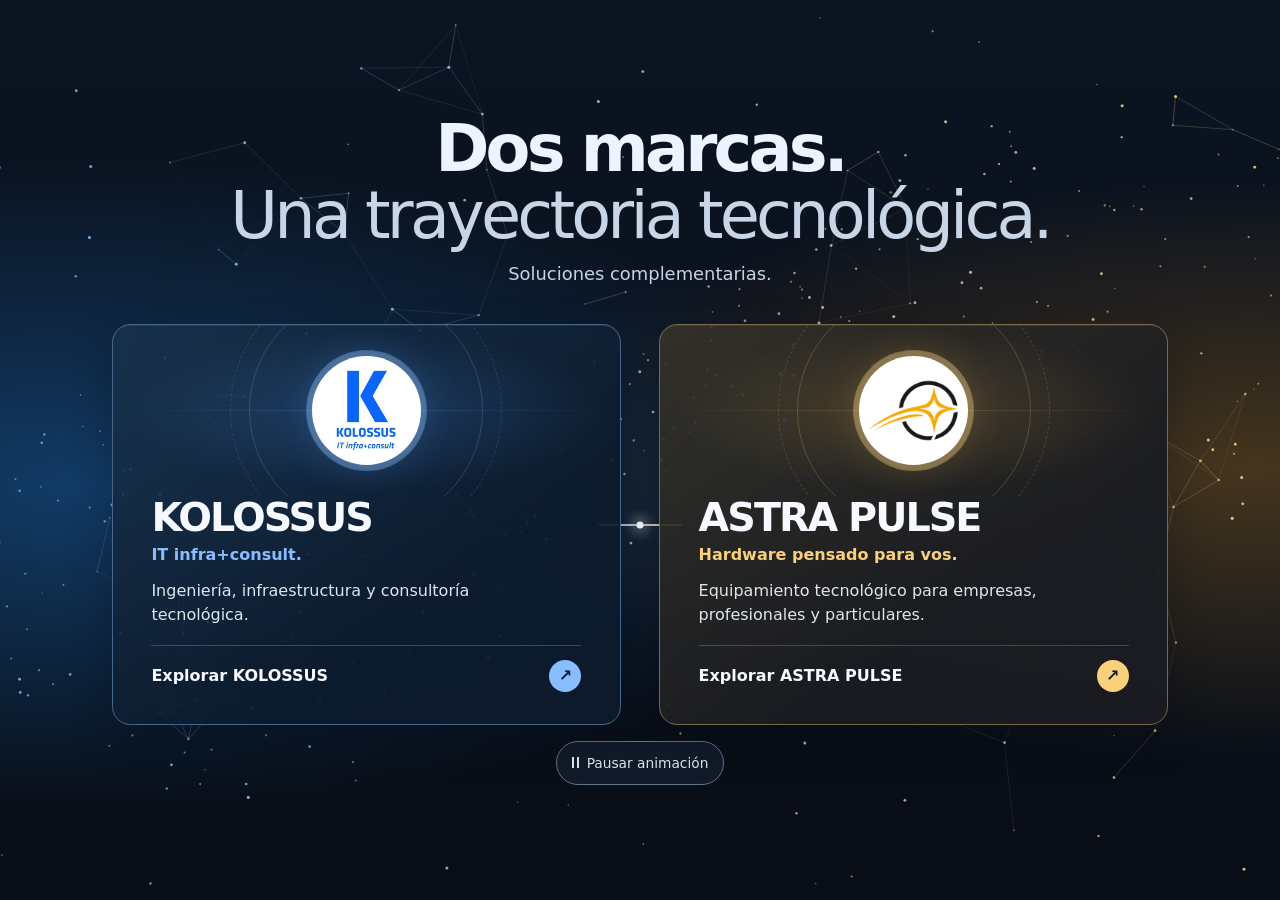
<file: index.html>
<!doctype html>
<html lang="es-AR">
<head>
  <meta charset="utf-8">
  <meta name="viewport" content="width=device-width,initial-scale=1">
  <title>KOLOSSUS + ASTRA PULSE | Soluciones tecnológicas complementarias</title>
  <meta name="description" content="Ingeniería, infraestructura y consultoría con KOLOSSUS. Equipamiento tecnológico para empresas, profesionales y particulares con ASTRA PULSE.">
  <meta property="og:title" content="KOLOSSUS + ASTRA PULSE | Soluciones tecnológicas complementarias">
  <meta property="og:description" content="Ingeniería, infraestructura y consultoría con KOLOSSUS. Equipamiento tecnológico para empresas, profesionales y particulares con ASTRA PULSE.">
  <meta property="og:type" content="website">
  <meta property="og:locale" content="es_AR">
  <meta name="twitter:card" content="summary">
  <link rel="stylesheet" href="entrada.css">
  <script src="entrada.js" defer></script>
  <meta name="robots" content="noindex, follow">
  <meta name="twitter:title" content="KOLOSSUS + ASTRA PULSE | Soluciones tecnológicas complementarias">
  <meta name="twitter:description" content="Ingeniería, infraestructura y consultoría con KOLOSSUS. Equipamiento tecnológico para empresas, profesionales y particulares con ASTRA PULSE.">
  <link rel="icon" type="image/png" sizes="32x32" href="assets/astrapulse/favicon-32.png">
  <script type="application/ld+json">{
  "@context": "https://schema.org",
  "@type": "WebPage",
  "name": "KOLOSSUS + ASTRA PULSE | Soluciones tecnológicas complementarias",
  "description": "Ingeniería, infraestructura y consultoría con KOLOSSUS. Equipamiento tecnológico para empresas, profesionales y particulares con ASTRA PULSE.",
  "inLanguage": "es-AR",
  "about": [
    {
      "@type": "Brand",
      "name": "KOLOSSUS"
    },
    {
      "@type": "Brand",
      "name": "Astra Pulse"
    }
  ]
}</script>
</head>
<body class="home">
<canvas class="field" aria-hidden="true"></canvas>
  <a class="skip" href="#marcas">Saltar a las marcas</a>
  <main>
    <header><h1>Dos marcas.<br><span>Una trayectoria tecnológica.</span></h1><p>Soluciones complementarias.</p></header>
    <div class="gateway" id="marcas">
      <a class="portal kol" href="kolossus/index.html">
        <div class="identity"><span class="mark"><img src="kolossus/logo.webp" srcset="kolossus/logo-240.webp 240w, kolossus/logo.webp 450w" sizes="(max-width: 40rem) 21vw, 6.6rem" width="450" height="600" alt=""></span></div>
        <div class="copy"><h2 id="kol-name">KOLOSSUS</h2><p class="signature">IT infra+consult.</p>
          <p>Ingeniería, infraestructura y consultoría tecnológica.</p>
          <span class="enter" id="kol-action">Explorar KOLOSSUS <b aria-hidden="true">↗</b></span></div>
      </a>
      <div class="connection" aria-hidden="true"><i></i></div>
      <a class="portal star" href="astrapulse/index.html">
        <div class="identity"><span class="mark"><img src="assets/astrapulse/isotipo.webp" width="240" height="164" alt=""></span></div>
        <div class="copy"><h2 id="star-name">ASTRA PULSE</h2><p class="signature">Hardware pensado para vos.</p>
          <p>Equipamiento tecnológico para empresas, profesionales y particulares.</p>
          <span class="enter" id="star-action">Explorar ASTRA PULSE <b aria-hidden="true">↗</b></span></div>
      </a>
    </div>
    <div class="controls" hidden><button type="button">Pausar animación</button></div>
    <a class="legacy" id="top" href="astrapulse/index.html#top">Continuar a esta sección de Astra Pulse →</a>
    <a class="legacy" id="contenido" href="astrapulse/index.html#contenido">Continuar a esta sección de Astra Pulse →</a>
    <a class="legacy" id="starpulse" href="astrapulse/index.html#starpulse">Continuar a esta sección de Astra Pulse →</a>
    <a class="legacy" id="waPC" href="astrapulse/index.html#waPC">Continuar a esta sección de Astra Pulse →</a>
    <a class="legacy" id="orientador" href="astrapulse/index.html#orientador">Continuar a esta sección de Astra Pulse →</a>
    <a class="legacy" id="perfil-empresa" href="astrapulse/index.html#perfil-empresa">Continuar a esta sección de Astra Pulse →</a>
    <a class="legacy" id="sol-administracion" href="astrapulse/index.html#sol-administracion">Continuar a esta sección de Astra Pulse →</a>
    <a class="legacy" id="sol-comercio" href="astrapulse/index.html#sol-comercio">Continuar a esta sección de Astra Pulse →</a>
    <a class="legacy" id="sol-industria" href="astrapulse/index.html#sol-industria">Continuar a esta sección de Astra Pulse →</a>
    <a class="legacy" id="sol-estudios" href="astrapulse/index.html#sol-estudios">Continuar a esta sección de Astra Pulse →</a>
    <a class="legacy" id="sol-instituciones" href="astrapulse/index.html#sol-instituciones">Continuar a esta sección de Astra Pulse →</a>
    <a class="legacy" id="perfil-persona" href="astrapulse/index.html#perfil-persona">Continuar a esta sección de Astra Pulse →</a>
    <a class="legacy" id="sol-hogar" href="astrapulse/index.html#sol-hogar">Continuar a esta sección de Astra Pulse →</a>
    <a class="legacy" id="sol-estudio" href="astrapulse/index.html#sol-estudio">Continuar a esta sección de Astra Pulse →</a>
    <a class="legacy" id="sol-gaming" href="astrapulse/index.html#sol-gaming">Continuar a esta sección de Astra Pulse →</a>
    <a class="legacy" id="sol-trabajo" href="astrapulse/index.html#sol-trabajo">Continuar a esta sección de Astra Pulse →</a>
    <a class="legacy" id="sol-creacion" href="astrapulse/index.html#sol-creacion">Continuar a esta sección de Astra Pulse →</a>
    <a class="legacy" id="explore-wa" href="astrapulse/index.html#explore-wa">Continuar a esta sección de Astra Pulse →</a>
    <a class="legacy" id="explore-email" href="astrapulse/index.html#explore-email">Continuar a esta sección de Astra Pulse →</a>
    <a class="legacy" id="productos" href="astrapulse/index.html#productos">Continuar a esta sección de Astra Pulse →</a>
    <a class="legacy" id="waProducto" href="astrapulse/index.html#waProducto">Continuar a esta sección de Astra Pulse →</a>
    <a class="legacy" id="servicios" href="astrapulse/index.html#servicios">Continuar a esta sección de Astra Pulse →</a>
    <a class="legacy" id="armado" href="astrapulse/index.html#armado">Continuar a esta sección de Astra Pulse →</a>
    <a class="legacy" id="waAsesor" href="astrapulse/index.html#waAsesor">Continuar a esta sección de Astra Pulse →</a>
    <a class="legacy" id="quienes" href="astrapulse/index.html#quienes">Continuar a esta sección de Astra Pulse →</a>
    <a class="legacy" id="contacto" href="astrapulse/index.html#contacto">Continuar a esta sección de Astra Pulse →</a>
    <a class="legacy" id="waBottom" href="astrapulse/index.html#waBottom">Continuar a esta sección de Astra Pulse →</a>
    <a class="legacy" id="year" href="astrapulse/index.html#year">Continuar a esta sección de Astra Pulse →</a>
  </main>
</body>
</html>
</file>
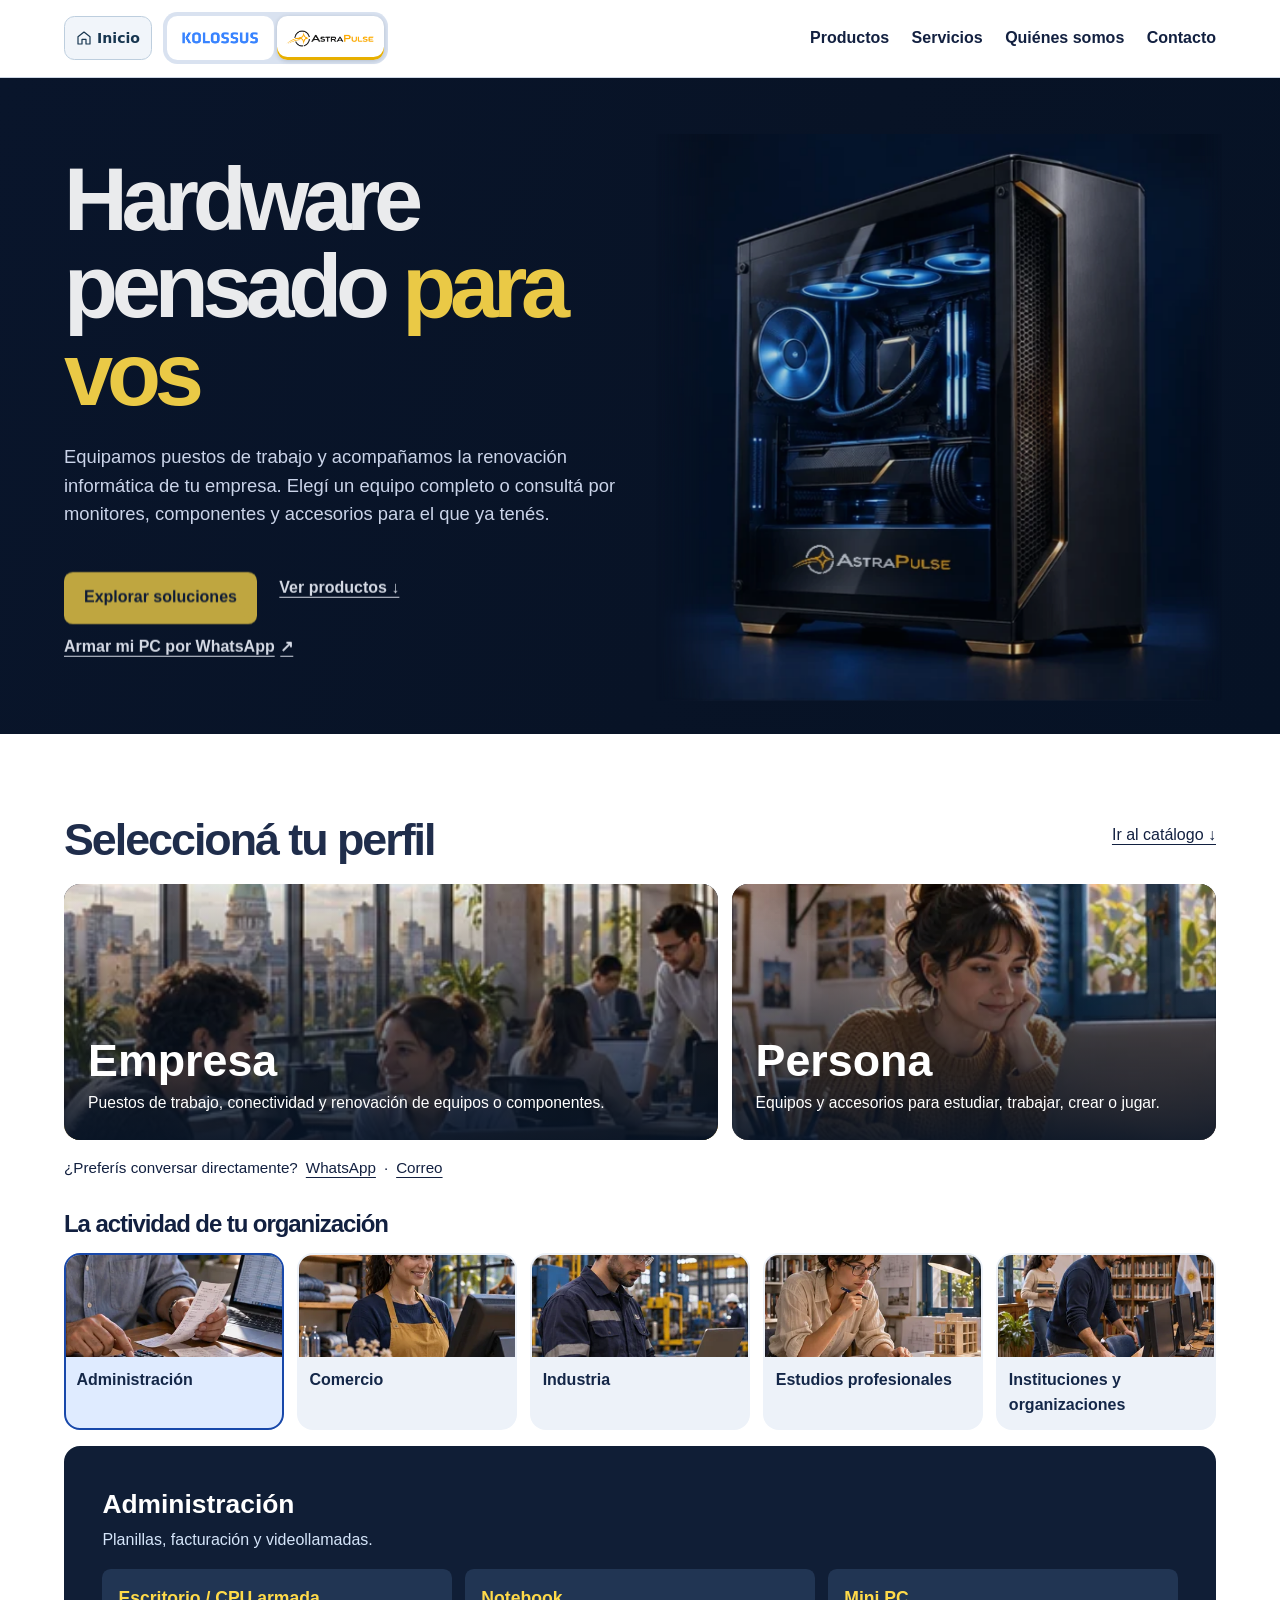
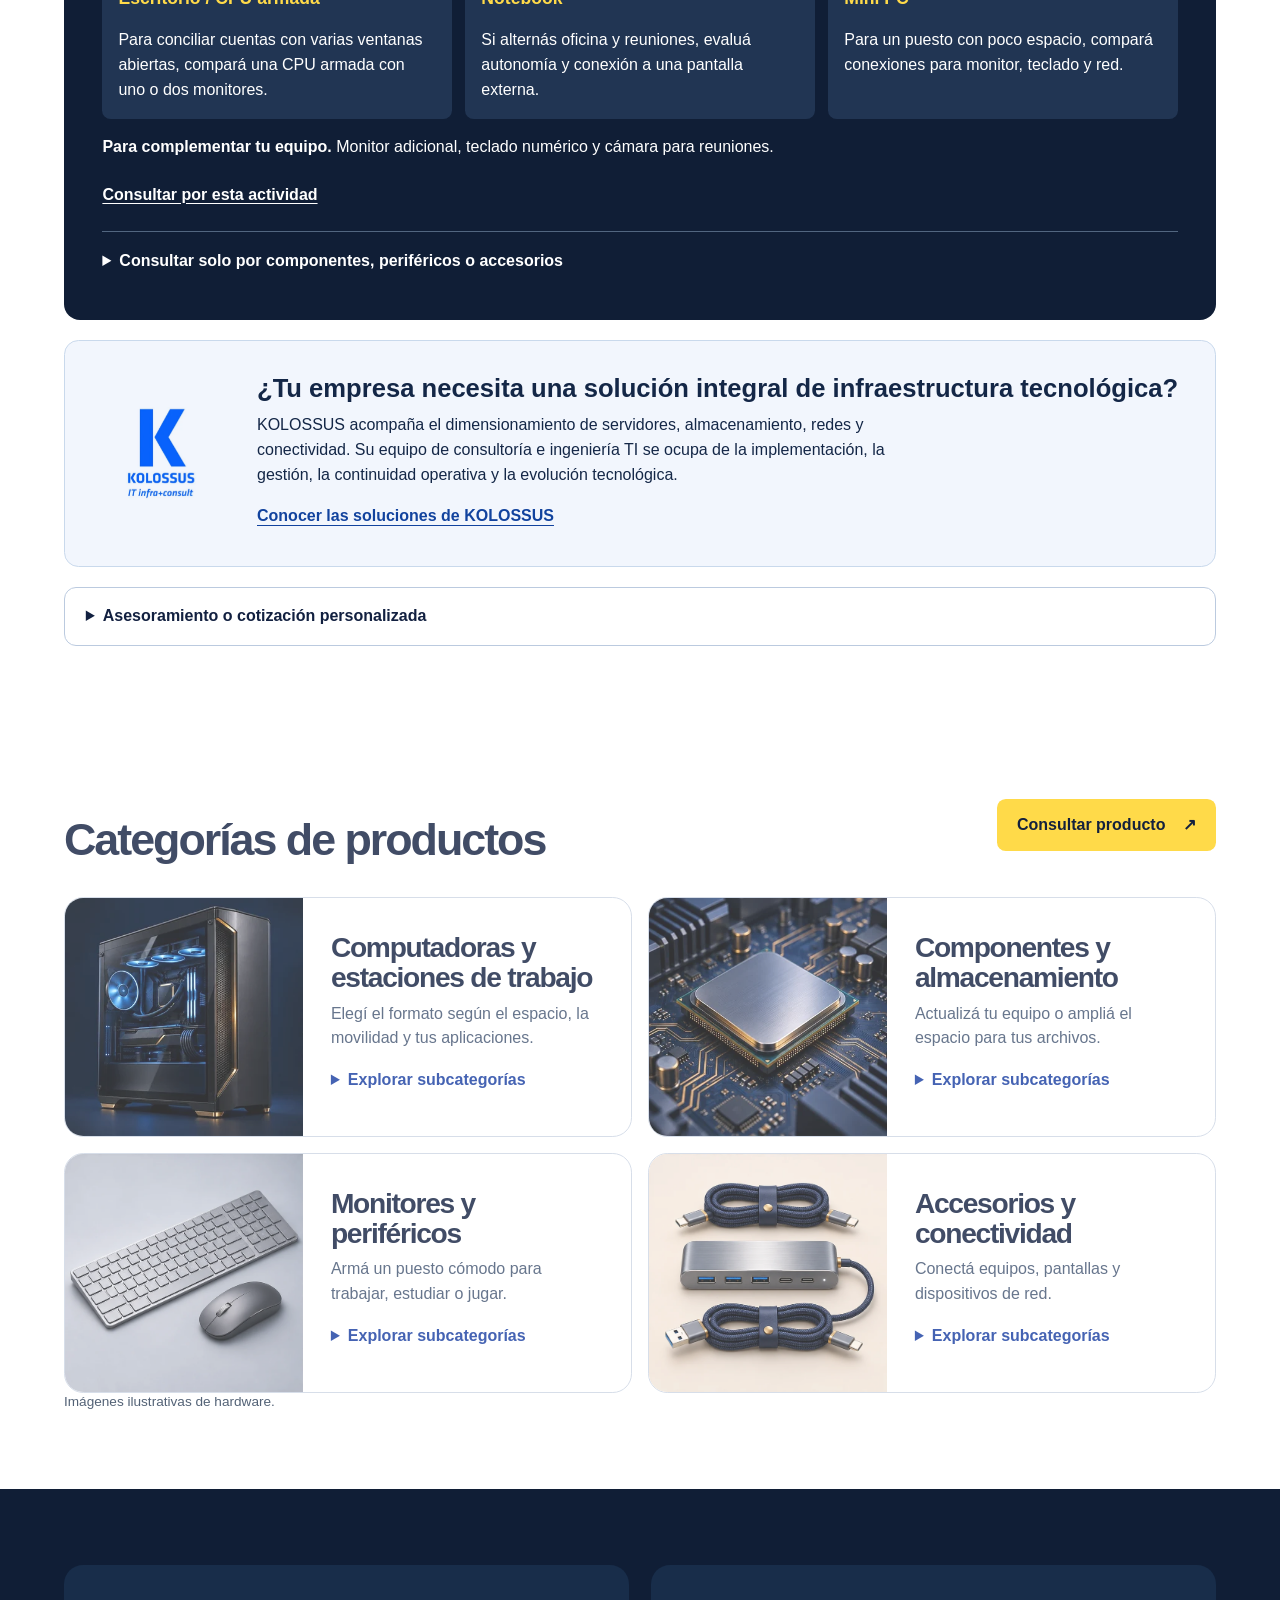
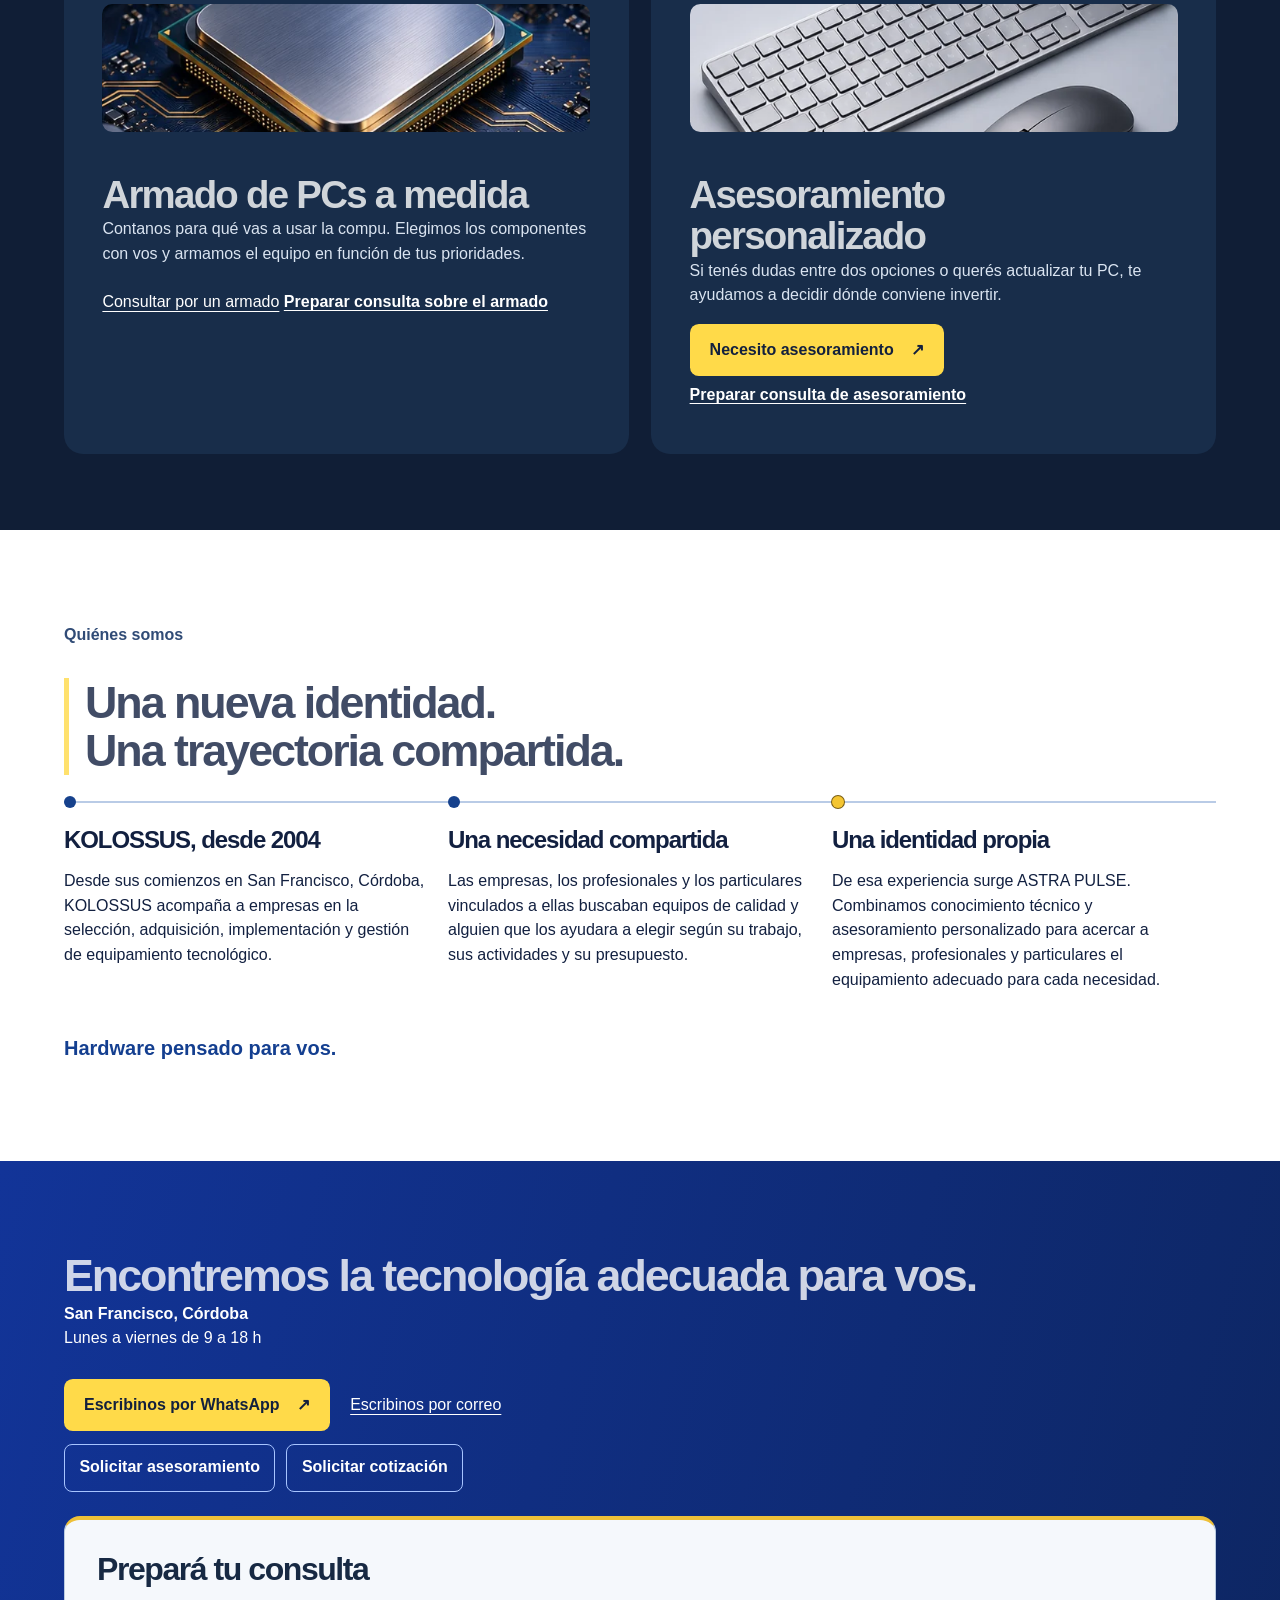
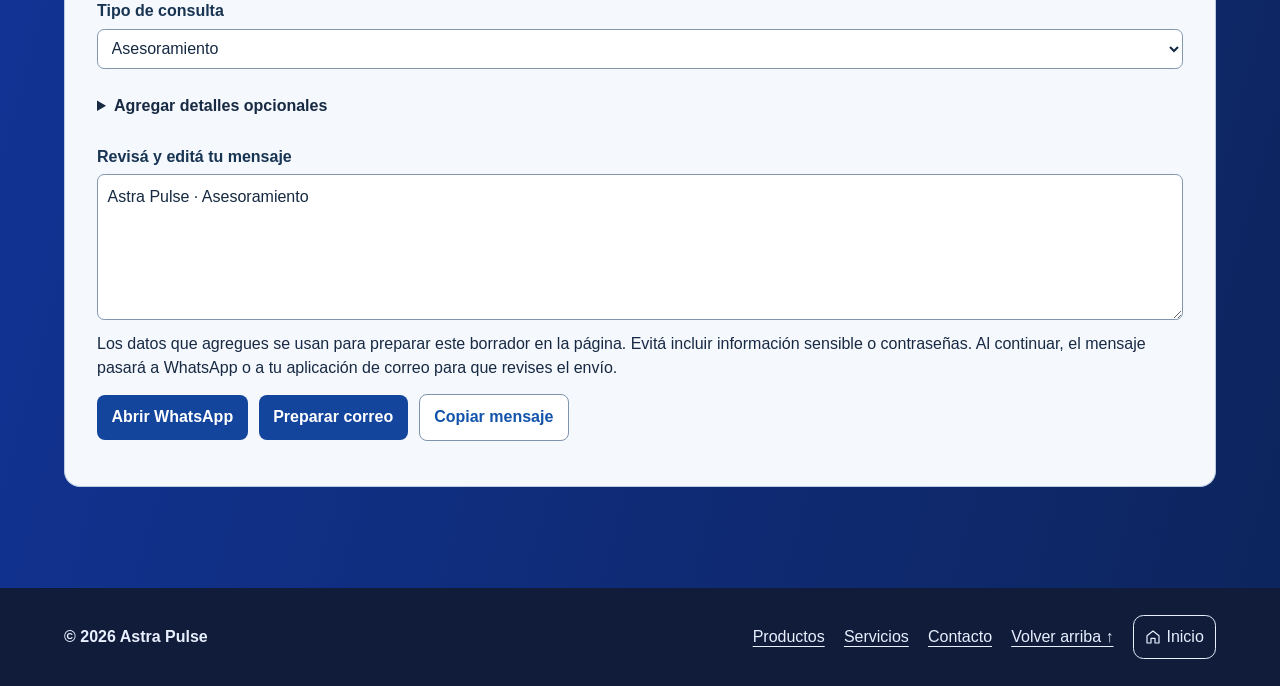
<file: astrapulse/index.html>
<!doctype html>
<html lang="es-AR">
<head>
  <meta charset="utf-8">
  <meta name="viewport" content="width=device-width, initial-scale=1">
  <title>Astra Pulse | Hardware, computadoras a medida y equipamiento informático</title>
  <meta name="description" content="Equipos de escritorio, notebooks, Mini PC, estaciones de trabajo y hardware para tu puesto. Asesoramiento en equipos, componentes y accesorios en San Francisco, Córdoba.">
  <meta property="og:title" content="Astra Pulse | Hardware, computadoras a medida y equipamiento informático">
  <meta property="og:description" content="Equipos de escritorio, notebooks, Mini PC, estaciones de trabajo y hardware para tu puesto. Asesoramiento en equipos, componentes y accesorios en San Francisco, Córdoba.">
  <meta property="og:type" content="website">
  <meta property="og:locale" content="es_AR">
  <meta name="twitter:card" content="summary_large_image">
  <link rel="icon" type="image/x-icon" href="../assets/astrapulse/favicon.ico">
  <link rel="stylesheet" href="../styles.css">
  <link rel="stylesheet" href="../experience.css">
  <link rel="stylesheet" href="../explore.css">
  <link rel="stylesheet" href="../vinculos.css">
  <link rel="stylesheet" href="../contacto.css">
  <meta name="robots" content="noindex, follow">
  <meta name="twitter:title" content="Astra Pulse | Hardware, computadoras a medida y equipamiento informático">
  <meta name="twitter:description" content="Equipos de escritorio, notebooks, Mini PC, estaciones de trabajo y hardware para tu puesto. Asesoramiento en equipos, componentes y accesorios en San Francisco, Córdoba.">
  <meta property="og:image" content="../assets/astrapulse/social.png">
  <meta property="og:image:alt" content="Logo de Astra Pulse">
  <meta name="twitter:image" content="../assets/astrapulse/social.png">
  <meta name="twitter:image:alt" content="Logo de Astra Pulse">
  <script type="application/ld+json">{
  "@context": "https://schema.org",
  "@type": "WebPage",
  "name": "Astra Pulse | Hardware, computadoras a medida y equipamiento informático",
  "description": "Equipos de escritorio, notebooks, Mini PC, estaciones de trabajo y hardware para tu puesto. Asesoramiento en equipos, componentes y accesorios en San Francisco, Córdoba.",
  "inLanguage": "es-AR",
  "spatialCoverage": {
    "@type": "Place",
    "name": "San Francisco, Córdoba, Argentina"
  },
  "mainEntity": {
    "@type": "Brand",
    "name": "Astra Pulse",
    "logo": "../assets/astrapulse/horizontal.webp",
    "slogan": "Hardware pensado para vos"
  }
}</script>
</head>
<body id="top">
<a class="skip" href="#contenido">Saltar al contenido</a>
<header class="header">
  <div class="wrap bar">
    <div class="brand-home"><a class="joint-link" href="../index.html"><svg class="inicio-icono" width="16" height="16" viewBox="0 0 24 24" fill="none" stroke="currentColor" stroke-width="1.8" stroke-linejoin="round" aria-hidden="true" focusable="false"><path d="m3 10 9-7 9 7v11h-6v-7H9v7H3z"/></svg>Inicio</a><div class="brands" role="group" aria-label="Seleccionar marca">
      <a href="../kolossus/index.html"><img class="kolossus-mark" src="../assets/kolossus-selector.webp" width="310" height="61" alt="Kolossus"></a>
      <a href="index.html" aria-current="page"><img src="../assets/astrapulse/compacto.webp" width="320" height="61" alt="Astra Pulse"></a>
    </div></div>
    <nav aria-label="Principal"><a class="nav-link" href="#productos">Productos</a><a class="nav-link" href="#servicios">Servicios</a><a class="nav-link" href="#quienes">Quiénes somos</a><a class="nav-link" href="#contacto">Contacto</a></nav>
  </div>
</header>
<main id="contenido">
  <section class="hero" id="starpulse"><div class="wrap split">
    <div><h1>Hardware<br> pensado <em>para vos</em></h1>
      <p>Equipamos puestos de trabajo y acompañamos la renovación informática de tu empresa. Elegí un equipo completo o consultá por monitores, componentes y accesorios para el que ya tenés.</p>
      <div class="actions"><div class="explore-actions"><a class="button" href="#orientador">Explorar soluciones</a> <a class="more" href="#productos">Ver productos ↓</a></div><a class="more" id="waPC" href="https://wa.me/5493564661474?text=Hola%20Astra%20Pulse%2C%20quiero%20armar%20una%20PC%20a%20medida.%20%C2%BFMe%20ayudan%20a%20elegir%20los%20componentes%3F">Armar mi PC por WhatsApp <span aria-hidden="true">↗</span></a></div>
    </div>
    <figure class="art"><img src="../assets/hardware/gabinete-astra.webp" srcset="../assets/hardware/gabinete-astra-384.webp 384w, ../assets/hardware/gabinete-astra.webp 627w" sizes="(max-width: 39rem) min(90vw, 21rem), min(44vw, 36rem)" alt="Ilustración de una PC de alto rendimiento con gabinete de vidrio y luz azul." width="627" height="627" fetchpriority="high"></figure>
  </div></section>
  <section id="orientador" class="wrap block explore"><div class="explore-head"><h2>Seleccioná tu perfil</h2><a href="#productos">Ir al catálogo ↓</a></div>
    <div class="profile-grid"><a class="profile-card" href="#perfil-empresa"><img src="../assets/perfiles/empresa.webp" width="362" height="362" loading="lazy" alt=""><span><strong>Empresa</strong><small>Puestos de trabajo, conectividad y renovación de equipos o componentes.</small></span></a><a class="profile-card" href="#perfil-persona"><img src="../assets/perfiles/persona.webp" width="362" height="362" loading="lazy" alt=""><span><strong>Persona</strong><small>Equipos y accesorios para estudiar, trabajar, crear o jugar.</small></span></a></div>
    <p class="direct">¿Preferís conversar directamente? <a href="https://wa.me/5493564661474">WhatsApp</a> · <a href="mailto:starpulse.contacto@gmail.com">Correo</a></p><section class="activity-group" id="perfil-empresa" aria-label="Empresa"><h3>La actividad de tu organización</h3><div class="activity-grid"><a class="activity-card" href="#sol-administracion"><img src="../assets/perfiles/administracion.webp" width="362" height="362" loading="lazy" alt=""><span>Administración</span></a>
<a class="activity-card" href="#sol-comercio"><img src="../assets/perfiles/comercio.webp" width="362" height="362" loading="lazy" alt=""><span>Comercio</span></a>
<a class="activity-card" href="#sol-industria"><img src="../assets/perfiles/industria.webp" width="362" height="362" loading="lazy" alt=""><span>Industria</span></a>
<a class="activity-card" href="#sol-estudios"><img src="../assets/perfiles/estudios.webp" width="362" height="362" loading="lazy" alt=""><span>Estudios profesionales</span></a>
<a class="activity-card" href="#sol-instituciones"><img src="../assets/perfiles/instituciones.webp" width="362" height="362" loading="lazy" alt=""><span>Instituciones y organizaciones</span></a>
</div><article class="solution" id="sol-administracion" data-profile="Empresa" data-activity="Administración">
      <h4>Administración</h4><p class="tasks">Planillas, facturación y videollamadas.</p><div class="alternatives">
      <div><h5>Escritorio / CPU armada</h5><p>Para conciliar cuentas con varias ventanas abiertas, compará una CPU armada con uno o dos monitores.</p></div>
      <div><h5>Notebook</h5><p>Si alternás oficina y reuniones, evaluá autonomía y conexión a una pantalla externa.</p></div>
      <div><h5>Mini PC</h5><p>Para un puesto con poco espacio, compará conexiones para monitor, teclado y red.</p></div></div>
      <p><strong>Para complementar tu equipo.</strong> Monitor adicional, teclado numérico y cámara para reuniones.</p>
    <a href="mailto:starpulse.contacto@gmail.com?subject=Astra%20Pulse%20%C2%B7%20Empresa%20%C2%B7%20Administraci%C3%B3n&amp;body=Hola%2C%20Astra%20Pulse.%20Quisiera%20consultar%20por%20Empresa%20%C2%B7%20Administraci%C3%B3n." data-compose="">Consultar por esta actividad</a>
      <details class="parts-consult"><summary>Consultar solo por componentes, periféricos o accesorios</summary><p>Para administración: monitores y periféricos de oficina.</p><div class="send"><a href="https://wa.me/5493564661474?text=Hola%2C%20Astra%20Pulse.%20Mi%20consulta%20es%20por%20monitores%20y%20perif%C3%A9ricos%20de%20oficina%20por%20separado.%20Perfil%3A%20Empresa.%20Actividad%3A%20Administraci%C3%B3n.">Consultar por WhatsApp</a><a href="mailto:starpulse.contacto@gmail.com?subject=Astra%20Pulse%20%C2%B7%20Administraci%C3%B3n&amp;body=Hola%2C%20Astra%20Pulse.%20Mi%20consulta%20es%20por%20monitores%20y%20perif%C3%A9ricos%20de%20oficina%20por%20separado.%20Perfil%3A%20Empresa.%20Actividad%3A%20Administraci%C3%B3n.">Consultar por correo</a></div></details></article><article class="solution" id="sol-comercio" data-profile="Empresa" data-activity="Comercio">
      <h4>Comercio</h4><p class="tasks">Caja, inventario y atención al público.</p><div class="alternatives">
      <div><h5>Escritorio / CPU armada</h5><p>Un puesto fijo permite organizar el mostrador alrededor del programa de ventas y sus periféricos.</p></div>
      <div><h5>Notebook</h5><p>Para recorrer el local o revisar inventario en depósito, considerá peso y conectividad.</p></div>
      <div><h5>Mini PC</h5><p>En un mostrador compacto, verificá los puertos que necesitan el sistema de caja y sus periféricos.</p></div></div>
      <p><strong>Para complementar tu equipo.</strong> Revisá puertos y compatibilidad de lectores, impresoras y adaptadores.</p>
    <a href="mailto:starpulse.contacto@gmail.com?subject=Astra%20Pulse%20%C2%B7%20Empresa%20%C2%B7%20Comercio&amp;body=Hola%2C%20Astra%20Pulse.%20Quisiera%20consultar%20por%20Empresa%20%C2%B7%20Comercio." data-compose="">Consultar por esta actividad</a>
      <details class="parts-consult"><summary>Consultar solo por componentes, periféricos o accesorios</summary><p>Para comercio: equipamiento de conectividad y periféricos para el mostrador.</p><div class="send"><a href="https://wa.me/5493564661474?text=Hola%2C%20Astra%20Pulse.%20Mi%20consulta%20es%20por%20equipamiento%20de%20conectividad%20y%20perif%C3%A9ricos%20para%20el%20mostrador%20por%20separado.%20Perfil%3A%20Empresa.%20Actividad%3A%20Comercio.">Consultar por WhatsApp</a><a href="mailto:starpulse.contacto@gmail.com?subject=Astra%20Pulse%20%C2%B7%20Comercio&amp;body=Hola%2C%20Astra%20Pulse.%20Mi%20consulta%20es%20por%20equipamiento%20de%20conectividad%20y%20perif%C3%A9ricos%20para%20el%20mostrador%20por%20separado.%20Perfil%3A%20Empresa.%20Actividad%3A%20Comercio.">Consultar por correo</a></div></details></article><article class="solution" id="sol-industria" data-profile="Empresa" data-activity="Industria">
      <h4>Industria</h4><p class="tasks">Planos, logística y tareas en planta.</p><div class="alternatives">
      <div><h5>Escritorio / CPU armada</h5><p>Para analizar planos en un puesto técnico, verificá los requisitos del software y el espacio para monitores.</p></div>
      <div><h5>Notebook</h5><p>Para moverte entre oficina y planta, evaluá autonomía y condiciones del entorno.</p></div></div>
      <p><strong>Para complementar tu equipo.</strong> Compará pantallas de mayor tamaño y conexiones a los equipos de trabajo.</p>
    <a href="mailto:starpulse.contacto@gmail.com?subject=Astra%20Pulse%20%C2%B7%20Empresa%20%C2%B7%20Industria&amp;body=Hola%2C%20Astra%20Pulse.%20Quisiera%20consultar%20por%20Empresa%20%C2%B7%20Industria." data-compose="">Consultar por esta actividad</a>
      <details class="parts-consult"><summary>Consultar solo por componentes, periféricos o accesorios</summary><p>Para industria: monitores, almacenamiento y conectividad.</p><div class="send"><a href="https://wa.me/5493564661474?text=Hola%2C%20Astra%20Pulse.%20Mi%20consulta%20es%20por%20monitores%2C%20almacenamiento%20y%20conectividad%20por%20separado.%20Perfil%3A%20Empresa.%20Actividad%3A%20Industria.">Consultar por WhatsApp</a><a href="mailto:starpulse.contacto@gmail.com?subject=Astra%20Pulse%20%C2%B7%20Industria&amp;body=Hola%2C%20Astra%20Pulse.%20Mi%20consulta%20es%20por%20monitores%2C%20almacenamiento%20y%20conectividad%20por%20separado.%20Perfil%3A%20Empresa.%20Actividad%3A%20Industria.">Consultar por correo</a></div></details></article><article class="solution" id="sol-estudios" data-profile="Empresa" data-activity="Estudios profesionales">
      <h4>Estudios profesionales</h4><p class="tasks">Expedientes, proyectos y reuniones.</p><div class="alternatives">
      <div><h5>Escritorio / CPU armada</h5><p>Para un archivo de proyectos o varias aplicaciones abiertas, compará memoria y almacenamiento ampliables.</p></div>
      <div><h5>Notebook</h5><p>Si visitás clientes, priorizá peso y comodidad para presentar documentos.</p></div></div>
      <p><strong>Para complementar tu equipo.</strong> Un monitor externo y accesorios de conexión ayudan a pasar del escritorio a la reunión.</p>
    <a href="mailto:starpulse.contacto@gmail.com?subject=Astra%20Pulse%20%C2%B7%20Empresa%20%C2%B7%20Estudios%20profesionales&amp;body=Hola%2C%20Astra%20Pulse.%20Quisiera%20consultar%20por%20Empresa%20%C2%B7%20Estudios%20profesionales." data-compose="">Consultar por esta actividad</a>
      <details class="parts-consult"><summary>Consultar solo por componentes, periféricos o accesorios</summary><p>Para estudios profesionales: almacenamiento y accesorios de conexión.</p><div class="send"><a href="https://wa.me/5493564661474?text=Hola%2C%20Astra%20Pulse.%20Mi%20consulta%20es%20por%20almacenamiento%20y%20accesorios%20de%20conexi%C3%B3n%20por%20separado.%20Perfil%3A%20Empresa.%20Actividad%3A%20Estudios%20profesionales.">Consultar por WhatsApp</a><a href="mailto:starpulse.contacto@gmail.com?subject=Astra%20Pulse%20%C2%B7%20Estudios%20profesionales&amp;body=Hola%2C%20Astra%20Pulse.%20Mi%20consulta%20es%20por%20almacenamiento%20y%20accesorios%20de%20conexi%C3%B3n%20por%20separado.%20Perfil%3A%20Empresa.%20Actividad%3A%20Estudios%20profesionales.">Consultar por correo</a></div></details></article><article class="solution" id="sol-instituciones" data-profile="Empresa" data-activity="Instituciones y organizaciones">
      <h4>Instituciones y organizaciones</h4><p class="tasks">Aulas, recepción y puestos compartidos.</p><div class="alternatives">
      <div><h5>Escritorio / CPU armada</h5><p>Para puestos compartidos, conviene comparar equipos con periféricos fáciles de reemplazar.</p></div>
      <div><h5>Notebook</h5><p>Para talleres o salas de uso flexible, evaluá transporte y recarga entre actividades.</p></div>
      <div><h5>Mini PC</h5><p>Para recepción o aulas con monitor fijo, revisá espacio, acceso a la red y mantenimiento.</p></div></div>
      <p><strong>Para complementar tu equipo.</strong> Revisá conexiones a proyectores, monitores y accesorios para clases.</p>
    <a href="mailto:starpulse.contacto@gmail.com?subject=Astra%20Pulse%20%C2%B7%20Empresa%20%C2%B7%20Instituciones%20y%20organizaciones&amp;body=Hola%2C%20Astra%20Pulse.%20Quisiera%20consultar%20por%20Empresa%20%C2%B7%20Instituciones%20y%20organizaciones." data-compose="">Consultar por esta actividad</a>
      <details class="parts-consult"><summary>Consultar solo por componentes, periféricos o accesorios</summary><p>Para instituciones y organizaciones: periféricos y conectividad para puestos compartidos.</p><div class="send"><a href="https://wa.me/5493564661474?text=Hola%2C%20Astra%20Pulse.%20Mi%20consulta%20es%20por%20perif%C3%A9ricos%20y%20conectividad%20para%20puestos%20compartidos%20por%20separado.%20Perfil%3A%20Empresa.%20Actividad%3A%20Instituciones%20y%20organizaciones.">Consultar por WhatsApp</a><a href="mailto:starpulse.contacto@gmail.com?subject=Astra%20Pulse%20%C2%B7%20Instituciones%20y%20organizaciones&amp;body=Hola%2C%20Astra%20Pulse.%20Mi%20consulta%20es%20por%20perif%C3%A9ricos%20y%20conectividad%20para%20puestos%20compartidos%20por%20separado.%20Perfil%3A%20Empresa.%20Actividad%3A%20Instituciones%20y%20organizaciones.">Consultar por correo</a></div></details></article>
      <aside class="brand-referral" aria-labelledby="infra-title">
        <img src="../kolossus/logo.webp" srcset="../kolossus/logo-240.webp 240w, ../kolossus/logo.webp 450w" sizes="8rem" alt="KOLOSSUS" width="450" height="600">
        <div><h4 id="infra-title">¿Tu empresa necesita una solución integral de infraestructura tecnológica?</h4>
          <p>KOLOSSUS acompaña el dimensionamiento de servidores, almacenamiento, redes y conectividad. Su equipo de consultoría e ingeniería TI se ocupa de la implementación, la gestión, la continuidad operativa y la evolución tecnológica.</p>
          <a href="../kolossus/index.html#servicios">Conocer las soluciones de KOLOSSUS</a>
        </div>
      </aside>
    </section><section class="activity-group" id="perfil-persona" aria-label="Persona"><h3>Lo que hacés con tu equipo</h3><div class="activity-grid"><a class="activity-card" href="#sol-hogar"><img src="../assets/perfiles/hogar.webp" width="362" height="362" loading="lazy" alt=""><span>Hogar</span></a>
<a class="activity-card" href="#sol-estudio"><img src="../assets/perfiles/estudio.webp" width="362" height="362" loading="lazy" alt=""><span>Estudio</span></a>
<a class="activity-card" href="#sol-gaming"><img src="../assets/perfiles/gaming.webp" width="362" height="362" loading="lazy" alt=""><span>Gaming</span></a>
<a class="activity-card" href="#sol-trabajo"><img src="../assets/perfiles/trabajo.webp" width="362" height="362" loading="lazy" alt=""><span>Trabajo profesional</span></a>
<a class="activity-card" href="#sol-creacion"><img src="../assets/perfiles/creacion.webp" width="362" height="362" loading="lazy" alt=""><span>Creación de contenido</span></a>
</div><article class="solution" id="sol-hogar" data-profile="Persona" data-activity="Hogar">
      <h4>Hogar</h4><p class="tasks">Navegación, trámites y contenido multimedia.</p><div class="alternatives">
      <div><h5>Escritorio / CPU armada</h5><p>Para un lugar compartido en casa, podés elegir por separado el monitor, el teclado y la CPU.</p></div>
      <div><h5>Notebook</h5><p>Para usarla en distintas habitaciones, compará tamaño de pantalla y autonomía.</p></div>
      <div><h5>Mini PC</h5><p>Si ya tenés pantalla, una Mini PC permite organizar un puesto compacto para el uso cotidiano.</p></div></div>
      <p><strong>Para complementar tu equipo.</strong> Una cámara, auriculares o parlantes pueden completar el equipo que ya tenés.</p>
    <a href="mailto:starpulse.contacto@gmail.com?subject=Astra%20Pulse%20%C2%B7%20Persona%20%C2%B7%20Hogar&amp;body=Hola%2C%20Astra%20Pulse.%20Quisiera%20consultar%20por%20Persona%20%C2%B7%20Hogar." data-compose="">Consultar por esta actividad</a>
      <details class="parts-consult"><summary>Consultar solo por componentes, periféricos o accesorios</summary><p>Para hogar: componentes y accesorios para el hogar.</p><div class="send"><a href="https://wa.me/5493564661474?text=Hola%2C%20Astra%20Pulse.%20Mi%20consulta%20es%20por%20componentes%20y%20accesorios%20para%20el%20hogar%20por%20separado.%20Perfil%3A%20Persona.%20Actividad%3A%20Hogar.">Consultar por WhatsApp</a><a href="mailto:starpulse.contacto@gmail.com?subject=Astra%20Pulse%20%C2%B7%20Hogar&amp;body=Hola%2C%20Astra%20Pulse.%20Mi%20consulta%20es%20por%20componentes%20y%20accesorios%20para%20el%20hogar%20por%20separado.%20Perfil%3A%20Persona.%20Actividad%3A%20Hogar.">Consultar por correo</a></div></details></article><article class="solution" id="sol-estudio" data-profile="Persona" data-activity="Estudio">
      <h4>Estudio</h4><p class="tasks">Apuntes, clases virtuales y trabajos prácticos.</p><div class="alternatives">
      <div><h5>Escritorio / CPU armada</h5><p>Si estudiás en un puesto fijo, un monitor amplio facilita leer apuntes mientras escribís.</p></div>
      <div><h5>Notebook</h5><p>Para llevar a cursar, compará peso, batería y requisitos de los programas de tu carrera.</p></div>
      <div><h5>Mini PC</h5><p>Para estudiar en un escritorio chico, compará una Mini PC con monitor propio y los requisitos de tus programas.</p></div></div>
      <p><strong>Para complementar tu equipo.</strong> Evaluá auriculares con micrófono, mouse y adaptadores para presentaciones.</p>
    <a href="mailto:starpulse.contacto@gmail.com?subject=Astra%20Pulse%20%C2%B7%20Persona%20%C2%B7%20Estudio&amp;body=Hola%2C%20Astra%20Pulse.%20Quisiera%20consultar%20por%20Persona%20%C2%B7%20Estudio." data-compose="">Consultar por esta actividad</a>
      <details class="parts-consult"><summary>Consultar solo por componentes, periféricos o accesorios</summary><p>Para estudio: monitores, periféricos y accesorios para estudiar.</p><div class="send"><a href="https://wa.me/5493564661474?text=Hola%2C%20Astra%20Pulse.%20Mi%20consulta%20es%20por%20monitores%2C%20perif%C3%A9ricos%20y%20accesorios%20para%20estudiar%20por%20separado.%20Perfil%3A%20Persona.%20Actividad%3A%20Estudio.">Consultar por WhatsApp</a><a href="mailto:starpulse.contacto@gmail.com?subject=Astra%20Pulse%20%C2%B7%20Estudio&amp;body=Hola%2C%20Astra%20Pulse.%20Mi%20consulta%20es%20por%20monitores%2C%20perif%C3%A9ricos%20y%20accesorios%20para%20estudiar%20por%20separado.%20Perfil%3A%20Persona.%20Actividad%3A%20Estudio.">Consultar por correo</a></div></details></article><article class="solution" id="sol-gaming" data-profile="Persona" data-activity="Gaming">
      <h4>Gaming</h4><p class="tasks">Juegos, resolución y sesiones en línea.</p><div class="alternatives">
      <div><h5>Escritorio / CPU armada</h5><p>Si jugás en un puesto fijo, compará una PC armada y la posibilidad de actualizar sus componentes.</p></div>
      <div><h5>Notebook</h5><p>Para jugar en más de un lugar, revisá rendimiento conectado, refrigeración y peso.</p></div></div>
      <p><strong>Para complementar tu equipo.</strong> Relacioná monitor, periféricos y componentes con tus juegos y la resolución buscada.</p>
    <a href="mailto:starpulse.contacto@gmail.com?subject=Astra%20Pulse%20%C2%B7%20Persona%20%C2%B7%20Gaming&amp;body=Hola%2C%20Astra%20Pulse.%20Quisiera%20consultar%20por%20Persona%20%C2%B7%20Gaming." data-compose="">Consultar por esta actividad</a>
      <details class="parts-consult"><summary>Consultar solo por componentes, periféricos o accesorios</summary><p>Para gaming: componentes, mousepads y periféricos para gaming.</p><div class="send"><a href="https://wa.me/5493564661474?text=Hola%2C%20Astra%20Pulse.%20Mi%20consulta%20es%20por%20componentes%2C%20mousepads%20y%20perif%C3%A9ricos%20para%20gaming%20por%20separado.%20Perfil%3A%20Persona.%20Actividad%3A%20Gaming.">Consultar por WhatsApp</a><a href="mailto:starpulse.contacto@gmail.com?subject=Astra%20Pulse%20%C2%B7%20Gaming&amp;body=Hola%2C%20Astra%20Pulse.%20Mi%20consulta%20es%20por%20componentes%2C%20mousepads%20y%20perif%C3%A9ricos%20para%20gaming%20por%20separado.%20Perfil%3A%20Persona.%20Actividad%3A%20Gaming.">Consultar por correo</a></div></details></article><article class="solution" id="sol-trabajo" data-profile="Persona" data-activity="Trabajo profesional">
      <h4>Trabajo profesional</h4><p class="tasks">Aplicaciones de trabajo, reuniones y movilidad.</p><div class="alternatives">
      <div><h5>Escritorio / CPU armada</h5><p>Para jornadas en un mismo puesto, evaluá la comodidad de un monitor externo y la capacidad de ampliación.</p></div>
      <div><h5>Notebook</h5><p>Si trabajás en tránsito, compará autonomía, teclado y compatibilidad con tus aplicaciones.</p></div></div>
      <p><strong>Para complementar tu equipo.</strong> Una base, un monitor y periféricos permiten adaptar un mismo equipo a la oficina.</p>
    <a href="mailto:starpulse.contacto@gmail.com?subject=Astra%20Pulse%20%C2%B7%20Persona%20%C2%B7%20Trabajo%20profesional&amp;body=Hola%2C%20Astra%20Pulse.%20Quisiera%20consultar%20por%20Persona%20%C2%B7%20Trabajo%20profesional." data-compose="">Consultar por esta actividad</a>
      <details class="parts-consult"><summary>Consultar solo por componentes, periféricos o accesorios</summary><p>Para trabajo profesional: monitores, almacenamiento y accesorios para trabajar.</p><div class="send"><a href="https://wa.me/5493564661474?text=Hola%2C%20Astra%20Pulse.%20Mi%20consulta%20es%20por%20monitores%2C%20almacenamiento%20y%20accesorios%20para%20trabajar%20por%20separado.%20Perfil%3A%20Persona.%20Actividad%3A%20Trabajo%20profesional.">Consultar por WhatsApp</a><a href="mailto:starpulse.contacto@gmail.com?subject=Astra%20Pulse%20%C2%B7%20Trabajo%20profesional&amp;body=Hola%2C%20Astra%20Pulse.%20Mi%20consulta%20es%20por%20monitores%2C%20almacenamiento%20y%20accesorios%20para%20trabajar%20por%20separado.%20Perfil%3A%20Persona.%20Actividad%3A%20Trabajo%20profesional.">Consultar por correo</a></div></details></article><article class="solution" id="sol-creacion" data-profile="Persona" data-activity="Creación de contenido">
      <h4>Creación de contenido</h4><p class="tasks">Edición de video, audio, fotografía o 3D.</p><div class="alternatives">
      <div><h5>Escritorio / CPU armada</h5><p>Para proyectos largos, compará una PC de escritorio y una estación de trabajo según el editor, la resolución y los archivos que manejás.</p></div>
      <div><h5>Notebook</h5><p>Para editar en rodaje o en un estudio compartido, revisá pantalla, almacenamiento y conexiones.</p></div></div>
      <p><strong>Para complementar tu equipo.</strong> Evaluá monitores para edición, almacenamiento y accesorios para transferir material.</p>
    <a href="mailto:starpulse.contacto@gmail.com?subject=Astra%20Pulse%20%C2%B7%20Persona%20%C2%B7%20Creaci%C3%B3n%20de%20contenido&amp;body=Hola%2C%20Astra%20Pulse.%20Quisiera%20consultar%20por%20Persona%20%C2%B7%20Creaci%C3%B3n%20de%20contenido." data-compose="">Consultar por esta actividad</a>
      <details class="parts-consult"><summary>Consultar solo por componentes, periféricos o accesorios</summary><p>Para creación de contenido: monitores y almacenamiento para edición.</p><div class="send"><a href="https://wa.me/5493564661474?text=Hola%2C%20Astra%20Pulse.%20Mi%20consulta%20es%20por%20monitores%20y%20almacenamiento%20para%20edici%C3%B3n%20por%20separado.%20Perfil%3A%20Persona.%20Actividad%3A%20Creaci%C3%B3n%20de%20contenido.">Consultar por WhatsApp</a><a href="mailto:starpulse.contacto@gmail.com?subject=Astra%20Pulse%20%C2%B7%20Creaci%C3%B3n%20de%20contenido&amp;body=Hola%2C%20Astra%20Pulse.%20Mi%20consulta%20es%20por%20monitores%20y%20almacenamiento%20para%20edici%C3%B3n%20por%20separado.%20Perfil%3A%20Persona.%20Actividad%3A%20Creaci%C3%B3n%20de%20contenido.">Consultar por correo</a></div></details></article></section><details class="consult"><summary>Asesoramiento o cotización personalizada</summary>
    <div class="compose"><div class="intents" hidden><button type="button" data-intent="asesoramiento">Asesoramiento</button><button type="button" data-intent="cotización">Cotización</button></div>
    <label class="message" hidden>Tu mensaje (editable)<textarea rows="4" maxlength="1600"></textarea></label>
    <label class="meet" hidden><input type="checkbox"> Solicitar una reunión</label>
    <p>Elegí un canal para revisar el envío en tu aplicación. Evitá incluir datos sensibles.</p><a href="mailto:starpulse.contacto@gmail.com?subject=Astra%20Pulse%20%C2%B7%20Asesoramiento%20o%20cotizaci%C3%B3n&amp;body=Hola%2C%20Astra%20Pulse.%20Quisiera%20consultar%20por%20Asesoramiento%20o%20cotizaci%C3%B3n." data-compose="">Personalizar o copiar mi consulta</a><div class="send"><a class="button" id="explore-wa" href="https://wa.me/5493564661474">Continuar por WhatsApp ↗</a><a id="explore-email" href="mailto:starpulse.contacto@gmail.com">Preparar correo ↗</a></div></div></details>
  </section>
  <section id="productos" class="wrap block">
    <div class="row"><h2>Categorías de productos</h2><a class="button" id="waProducto" href="https://wa.me/5493564661474?text=Hola%20Astra%20Pulse%2C%20quiero%20consultar%20el%20precio%20y%20la%20disponibilidad%20de%20un%20producto.">Consultar producto <span aria-hidden="true">↗</span></a></div>
    <div class="cards">
      <article><img src="../assets/hardware/workstation.webp" srcset="../assets/hardware/workstation-384.webp 384w, ../assets/hardware/workstation.webp 627w" sizes="auto, (max-width: 39rem) 90vw, 16rem" width="627" height="627" loading="lazy" alt="">
        <div class="category-copy"><h3>Computadoras y estaciones de trabajo</h3><p>Elegí el formato según el espacio, la movilidad y tus aplicaciones.</p><details><summary aria-label="Explorar subcategorías de Computadoras y estaciones de trabajo">Explorar subcategorías</summary><ul><li>Computadoras de escritorio</li><li>Notebooks</li><li>Mini PC</li><li>Estaciones de trabajo</li></ul></details></div></article>
      <article><img src="../assets/hardware/componentes.webp" srcset="../assets/hardware/componentes-384.webp 384w, ../assets/hardware/componentes.webp 627w" sizes="auto, (max-width: 39rem) 90vw, 16rem" width="627" height="627" loading="lazy" alt="">
        <div class="category-copy"><h3>Componentes y almacenamiento</h3><p>Actualizá tu equipo o ampliá el espacio para tus archivos.</p><details><summary aria-label="Explorar subcategorías de Componentes y almacenamiento">Explorar subcategorías</summary><ul><li>Procesadores</li><li>Memorias</li><li>Almacenamiento interno y externo</li></ul></details></div></article>
      <article><img src="../assets/hardware/perifericos.webp" width="627" height="627" loading="lazy" alt="">
        <div class="category-copy"><h3>Monitores y periféricos</h3><p>Armá un puesto cómodo para trabajar, estudiar o jugar.</p><details><summary aria-label="Explorar subcategorías de Monitores y periféricos">Explorar subcategorías</summary><ul><li>Monitores</li><li>Teclados</li><li>Mouses</li><li>Mousepads</li></ul></details></div></article>
      <article><img src="../assets/hardware/accesorios.webp" width="627" height="627" loading="lazy" alt="">
        <div class="category-copy"><h3>Accesorios y conectividad</h3><p>Conectá equipos, pantallas y dispositivos de red.</p><details><summary aria-label="Explorar subcategorías de Accesorios y conectividad">Explorar subcategorías</summary><ul><li>Cables</li><li>Adaptadores</li><li>Hubs</li><li>Equipamiento de conectividad</li></ul></details></div></article>
    </div><p class="image-note">Imágenes ilustrativas de hardware.</p>
  </section>
  <section id="servicios" class="services"><div class="wrap block service-grid">
    <div class="service-panel" id="armado"><img src="../assets/hardware/componentes.webp" srcset="../assets/hardware/componentes-384.webp 384w, ../assets/hardware/componentes.webp 627w" sizes="auto, (max-width: 39rem) 90vw, min(52vw, 42rem)" loading="lazy" alt="" width="627" height="627"><h2>Armado de PCs a medida</h2><p>Contanos para qué vas a usar la compu. Elegimos los componentes con vos y armamos el equipo en función de tus prioridades.</p><a href="https://wa.me/5493564661474?text=Hola%20Astra%20Pulse%2C%20quiero%20armar%20una%20PC%20a%20medida.%20%C2%BFMe%20ayudan%20a%20elegir%20los%20componentes%3F">Consultar por un armado</a> <a href="mailto:starpulse.contacto@gmail.com?subject=Astra%20Pulse%20%C2%B7%20Asesoramiento%20o%20cotizaci%C3%B3n&amp;body=Hola%2C%20Astra%20Pulse.%20Quisiera%20consultar%20por%20Asesoramiento%20o%20cotizaci%C3%B3n." data-compose="Servicio: Armado de PCs a medida">Preparar consulta sobre el armado</a></div>
    <div class="service-panel"><img src="../assets/hardware/perifericos.webp" loading="lazy" alt="" width="627" height="627"><h2>Asesoramiento personalizado</h2><p>Si tenés dudas entre dos opciones o querés actualizar tu PC, te ayudamos a decidir dónde conviene invertir.</p><a class="button" id="waAsesor" href="https://wa.me/5493564661474?text=Hola%20Astra%20Pulse%2C%20necesito%20asesoramiento%20para%20elegir%20un%20equipo%20seg%C3%BAn%20mi%20uso%20y%20presupuesto.">Necesito asesoramiento <span aria-hidden="true">↗</span></a> <a href="mailto:starpulse.contacto@gmail.com?subject=Astra%20Pulse%20%C2%B7%20Asesoramiento%20o%20cotizaci%C3%B3n&amp;body=Hola%2C%20Astra%20Pulse.%20Quisiera%20consultar%20por%20Asesoramiento%20o%20cotizaci%C3%B3n." data-compose="Servicio: Asesoramiento personalizado">Preparar consulta de asesoramiento</a></div>
  </div></section>
  <section id="quienes" class="wrap block story" aria-labelledby="story-title">
    <header><p>Quiénes somos</p><h2 id="story-title">Una nueva identidad.<br>Una trayectoria compartida.</h2></header>
    <ol class="storyline">
      <li><h3>KOLOSSUS, desde 2004</h3><p>Desde sus comienzos en San Francisco, Córdoba, KOLOSSUS acompaña a empresas en la selección, adquisición, implementación y gestión de equipamiento tecnológico.</p></li>
      <li><h3>Una necesidad compartida</h3><p>Las empresas, los profesionales y los particulares vinculados a ellas buscaban equipos de calidad y alguien que los ayudara a elegir según su trabajo, sus actividades y su presupuesto.</p></li>
      <li><h3>Una identidad propia</h3><p>De esa experiencia surge ASTRA PULSE. Combinamos conocimiento técnico y asesoramiento personalizado para acercar a empresas, profesionales y particulares el equipamiento adecuado para cada necesidad.</p></li>
    </ol>
    <p class="story-signature">Hardware pensado para vos.</p>
  </section>
  <section id="contacto" class="contact-star"><div class="wrap block"><div class="row"><div><h2>Encontremos la tecnología adecuada para vos.</h2><p><strong>San Francisco, Córdoba</strong><br>Lunes a viernes de 9 a 18 h</p></div><a class="button" id="waBottom" href="https://wa.me/5493564661474?text=Hola%20Astra%20Pulse%20%F0%9F%91%8B%0AQuisiera%20hacer%20una%20consulta%20por%20WhatsApp.%20Gracias!">Escribinos por WhatsApp <span aria-hidden="true">↗</span></a><a href="mailto:starpulse.contacto@gmail.com">Escribinos por correo</a></div><div class="contact-actions"><a data-compose="" data-request="Asesoramiento" href="mailto:starpulse.contacto@gmail.com?subject=Asesoramiento">Solicitar asesoramiento</a><a data-compose="" data-request="Cotización" href="mailto:starpulse.contacto@gmail.com?subject=Cotizaci%C3%B3n">Solicitar cotización</a></div><noscript><p>Al elegir un canal se abrirá WhatsApp o tu aplicación de correo. Podés completar el texto allí antes de enviarlo.</p></noscript><div id="preparar-consulta" class="contact-editor" tabindex="-1" hidden data-brand="Astra Pulse" data-phone="5493564661474" data-email="starpulse.contacto@gmail.com">
      <h3>Prepará tu consulta</h3><p data-context-label class="contact-context"></p>
      <div class="contact-fields"><label>Tipo de consulta<select data-type><option>Asesoramiento</option><option>Cotización</option><option>Reunión</option></select></label>
      </div>
      <details><summary>Agregar detalles opcionales</summary>
        <p data-suggestions></p><div class="contact-fields"><label>Nombre<input data-field="Nombre" maxlength="100" autocomplete="off"></label>
        <label data-company>Empresa<input data-field="Empresa" maxlength="100" autocomplete="off"></label>
        <label>Cantidad de equipos o puestos<input type="number" min="1" step="1" data-field="Cantidad de equipos o puestos" autocomplete="off"></label>
        <label>Presupuesto orientativo<input data-field="Presupuesto orientativo" maxlength="100" autocomplete="off"></label>
        <label>Programas o actividad<input data-field="Programas o actividad" maxlength="100" autocomplete="off"></label>
        <label>Equipamiento complementario<input data-field="Equipamiento complementario" maxlength="100" autocomplete="off"></label>
        <label>Alternativas de interés<select data-field="Alternativas"><option value="">Elegí una opción</option><option>Comparar escritorio y notebook</option><option>Mini PC</option><option>Estación de trabajo</option><option>Escritorio / CPU armada</option><option>Notebook</option><option>Solo componentes o almacenamiento</option><option>Solo monitores o periféricos</option><option>Solo accesorios o conectividad</option><option>Solo equipamiento complementario</option></select></label>
        <label>Información adicional<textarea data-field="Descripción" rows="2" maxlength="700"></textarea></label></div>
      </details>
      <label>Revisá y editá tu mensaje<textarea data-draft rows="5" maxlength="3500" autocomplete="off"></textarea></label>
      <button type="button" data-rebuild hidden>Reemplazar mi edición con los datos actuales</button>
      <p>Los datos que agregues se usan para preparar este borrador en la página. Evitá incluir información sensible o contraseñas. Al continuar, el mensaje pasará a WhatsApp o a tu aplicación de correo para que revises el envío.</p>
      <div class="contact-actions"><a data-chat>Abrir WhatsApp</a><a data-mail>Preparar correo</a><button type="button" data-copy>Copiar mensaje</button></div>
      <p role="status"></p></div></div></section>
</main>
<footer><div class="wrap row"><strong>© <span id="year"></span> Astra Pulse</strong><div class="footer-links" role="group" aria-label="Accesos rápidos"><a href="#productos">Productos</a><a href="#servicios">Servicios</a><a href="#contacto">Contacto</a><a href="#top">Volver arriba ↑</a><a href="../index.html"><svg class="inicio-icono" width="16" height="16" viewBox="0 0 24 24" fill="none" stroke="currentColor" stroke-width="1.8" stroke-linejoin="round" aria-hidden="true" focusable="false"><path d="m3 10 9-7 9 7v11h-6v-7H9v7H3z"/></svg>Inicio</a></div></div></footer>
<script src="../app.js"></script>
<script src="../motion.js"></script>
<script src="../explore.js"></script>
<script src="../contacto.js"></script>
</body></html>
</file>
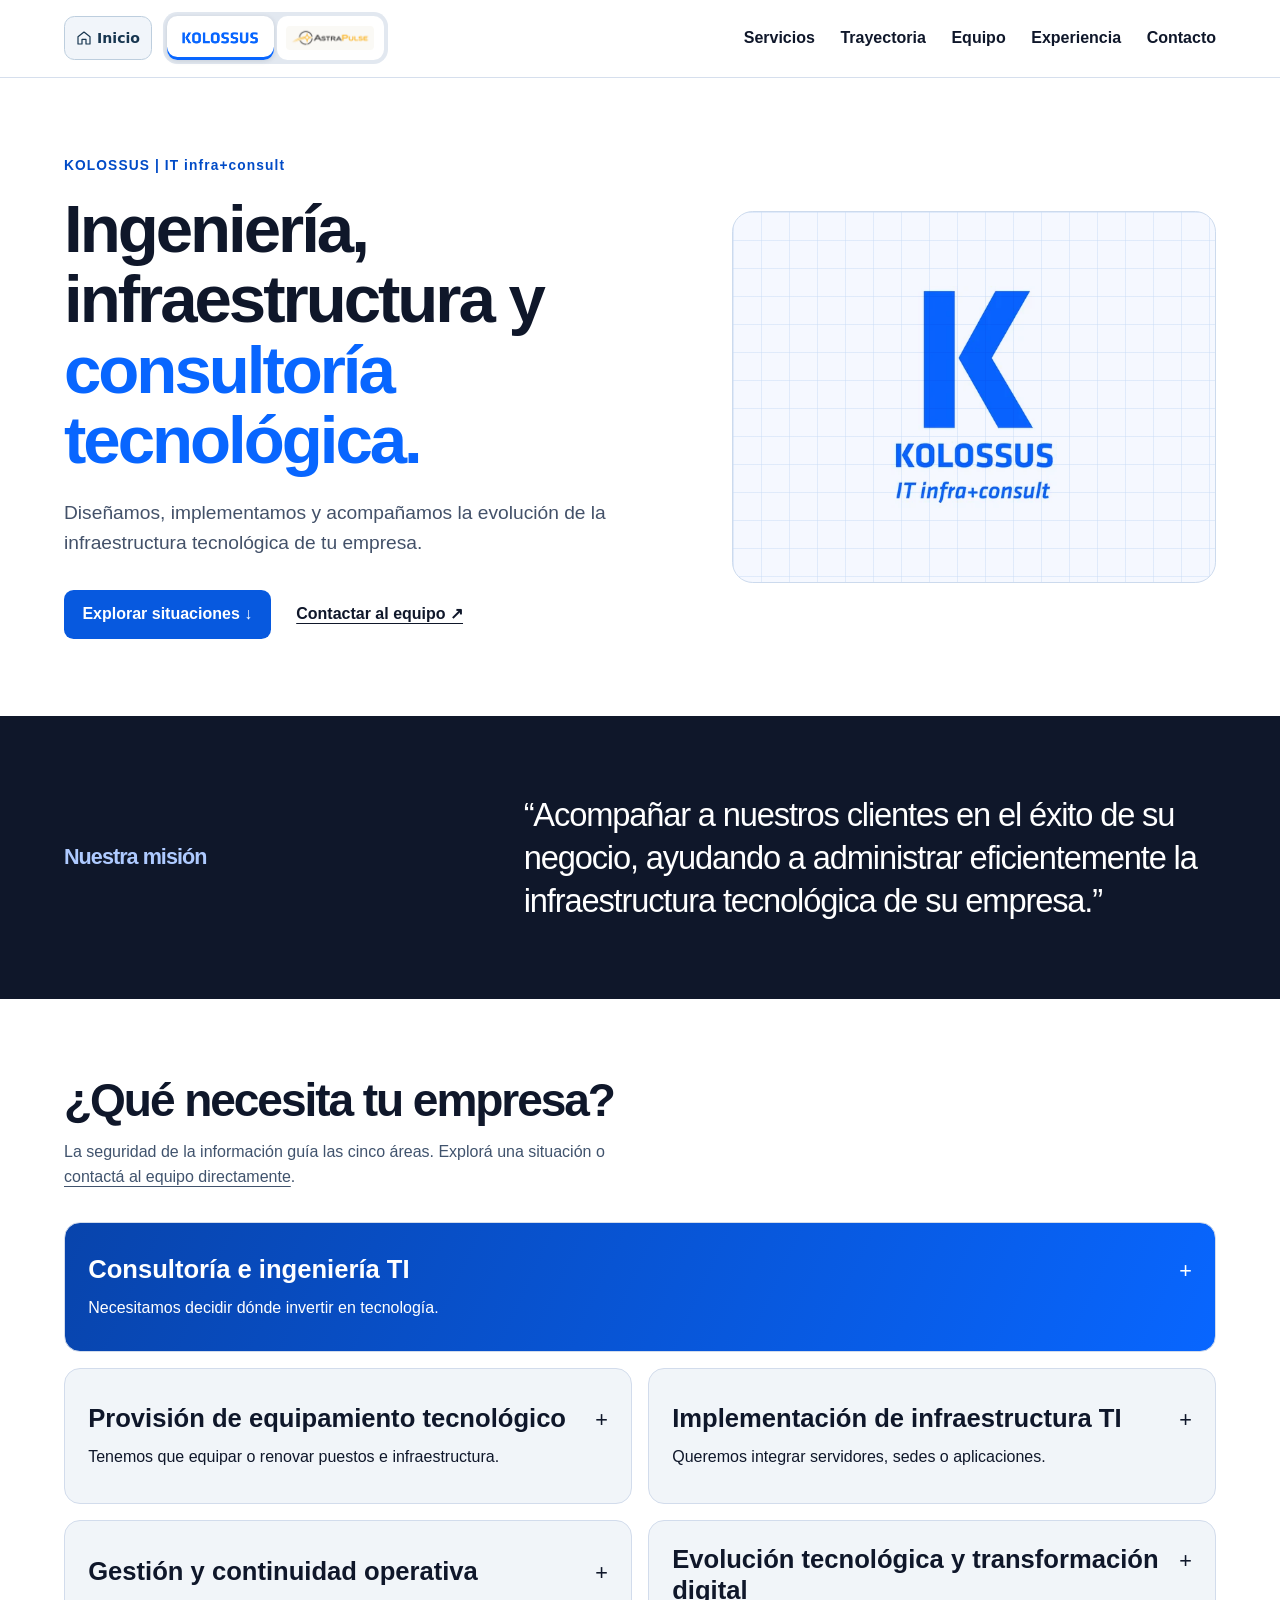
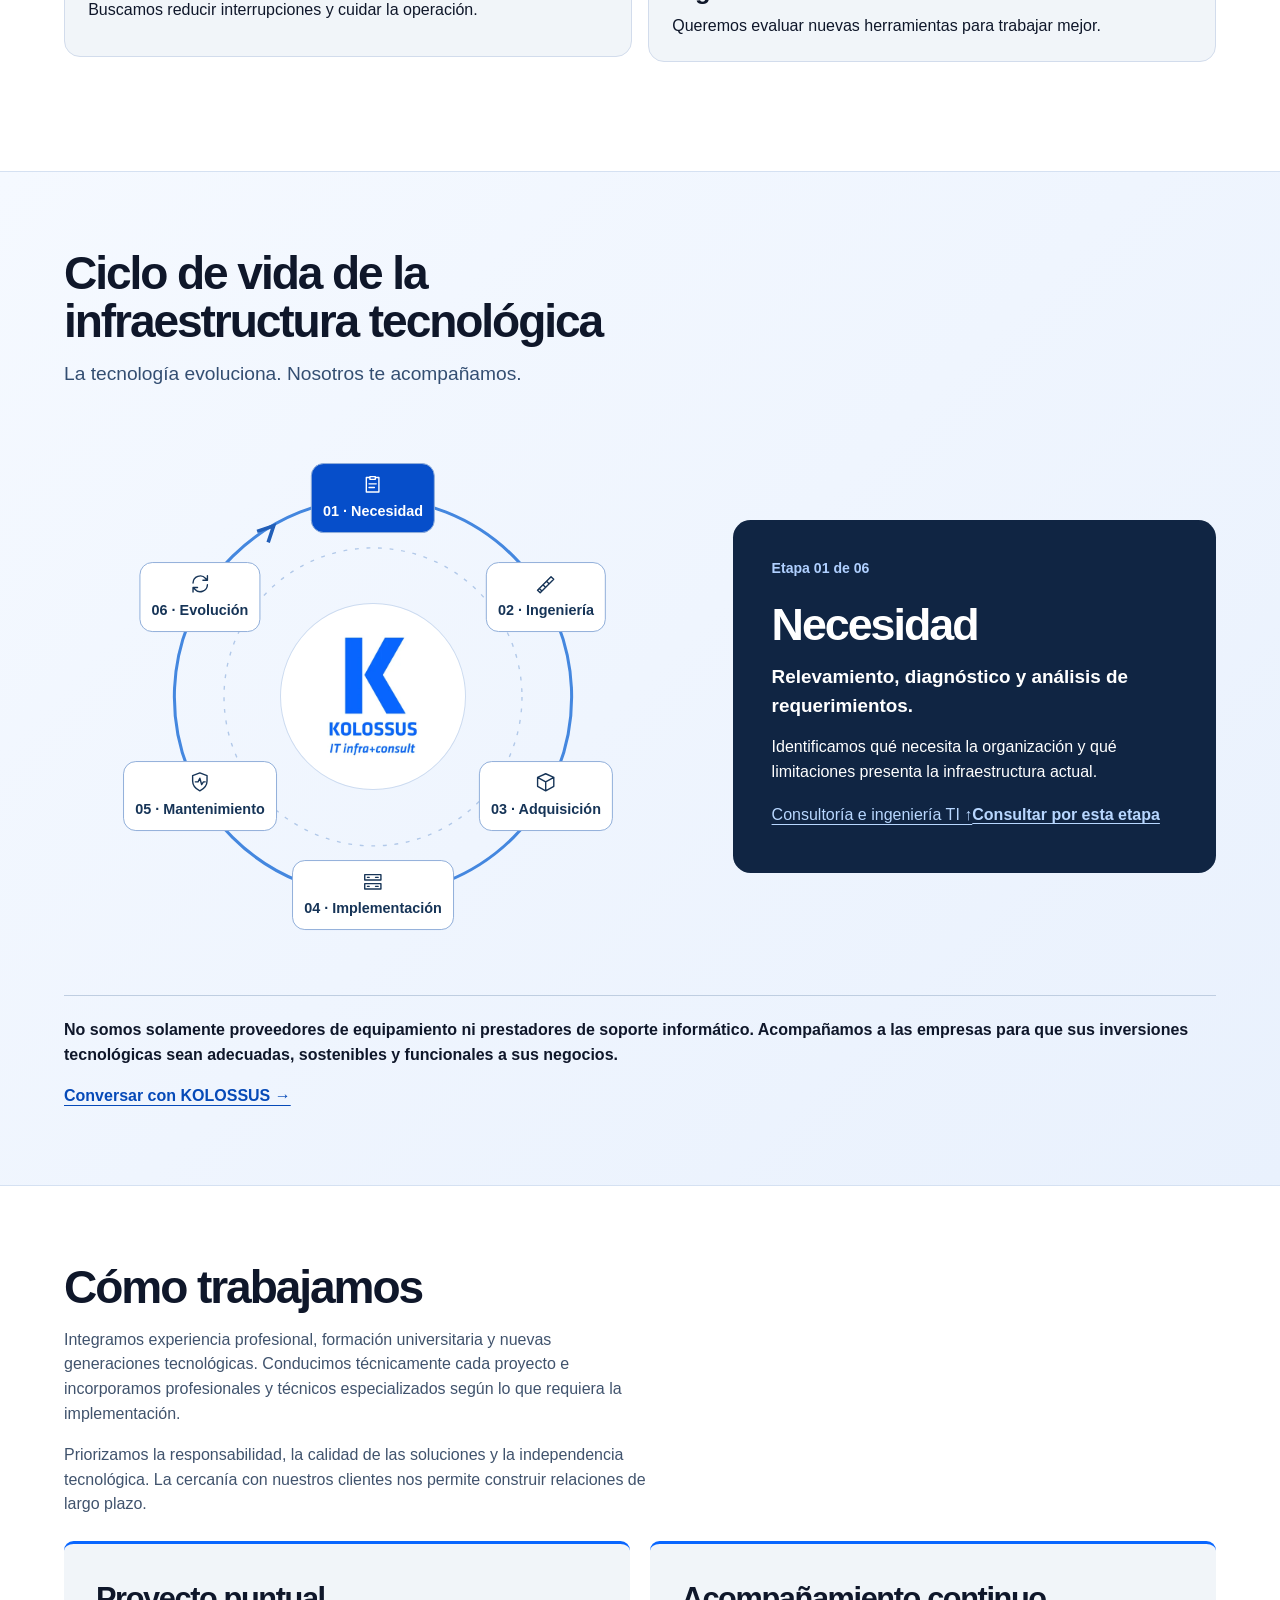
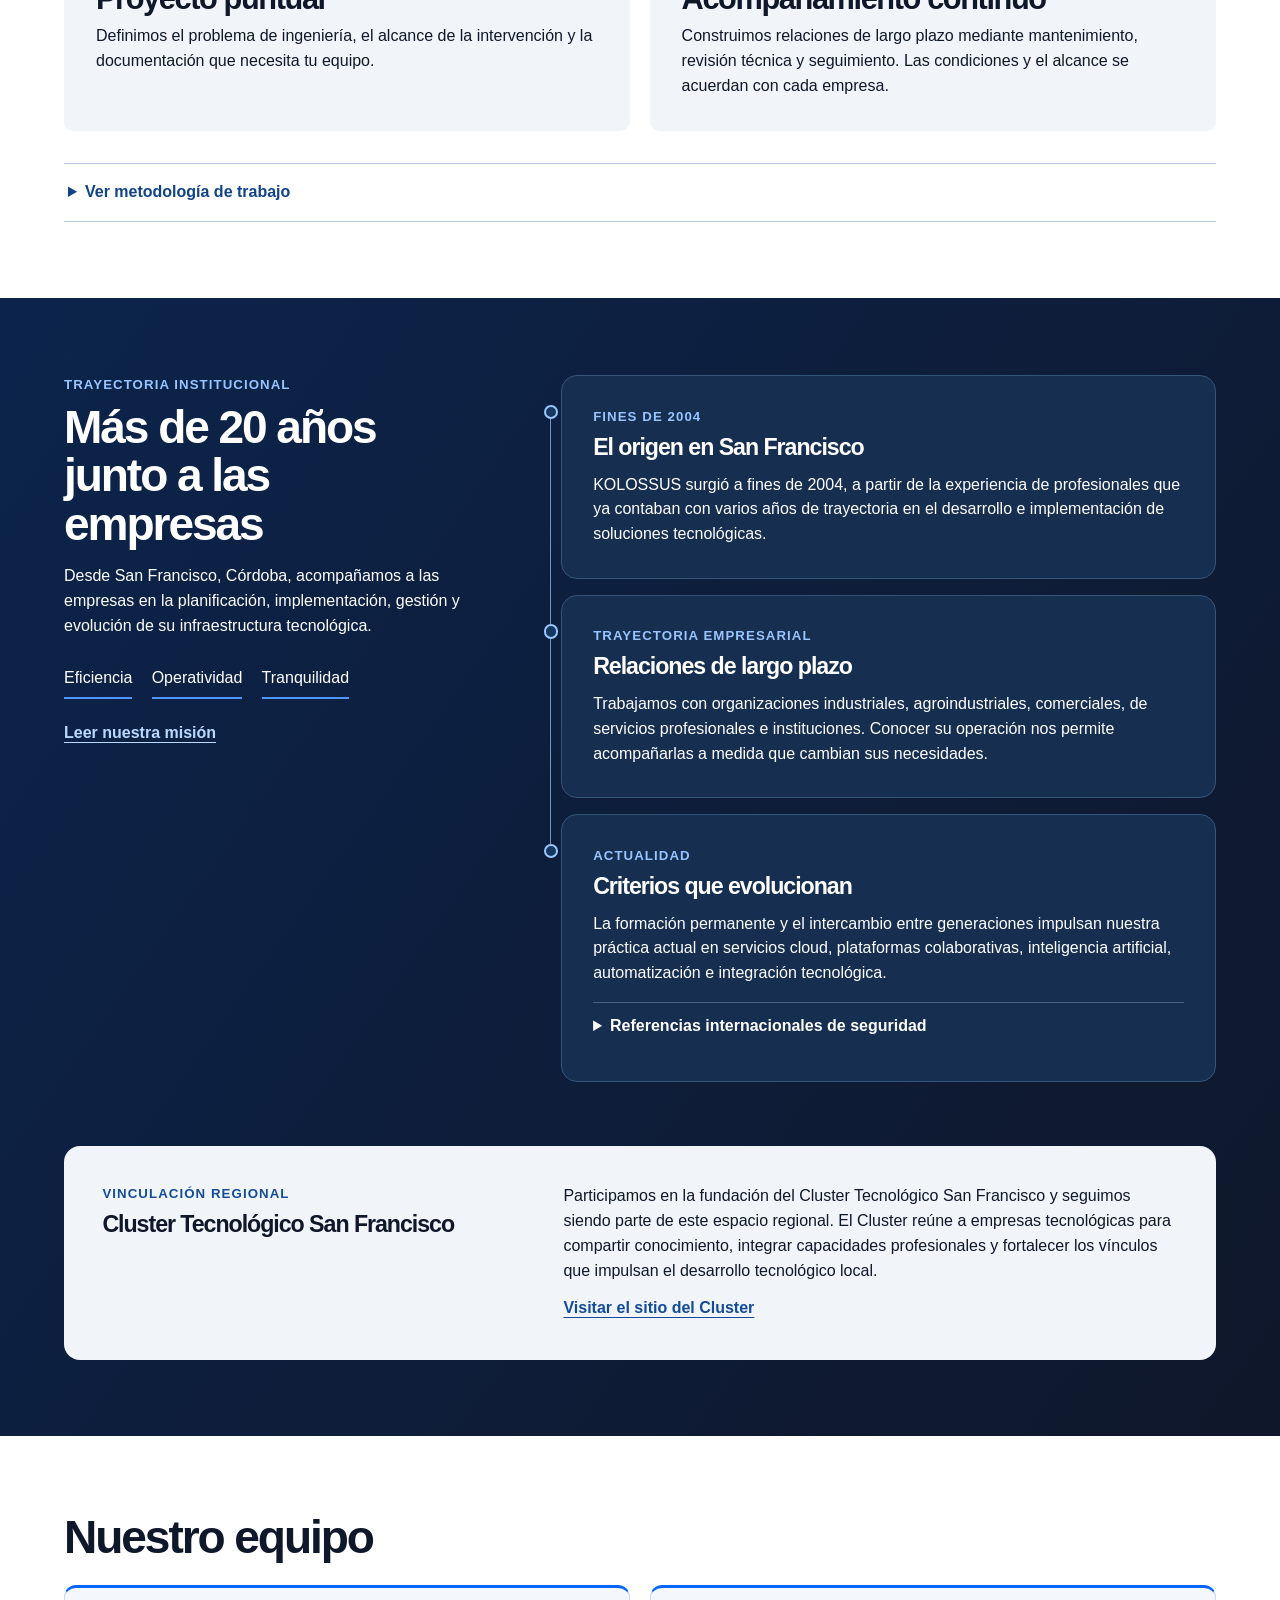
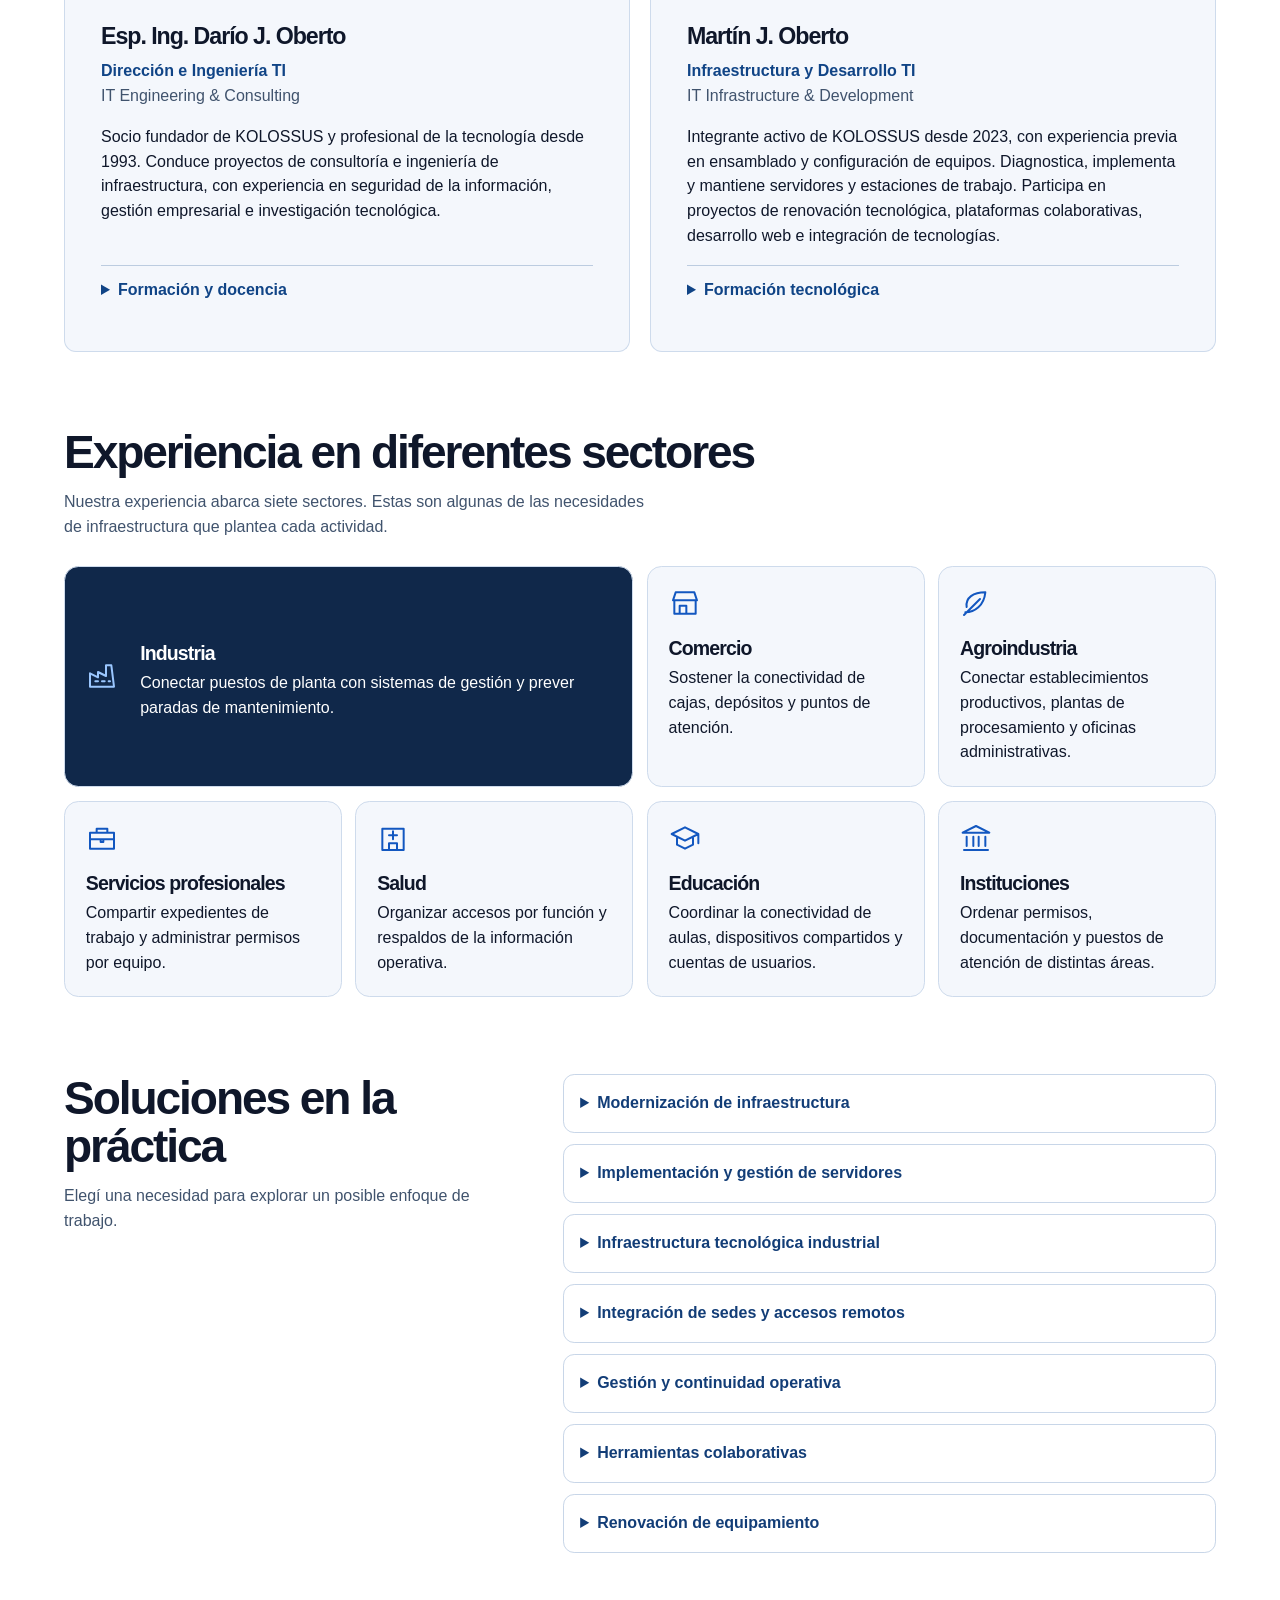
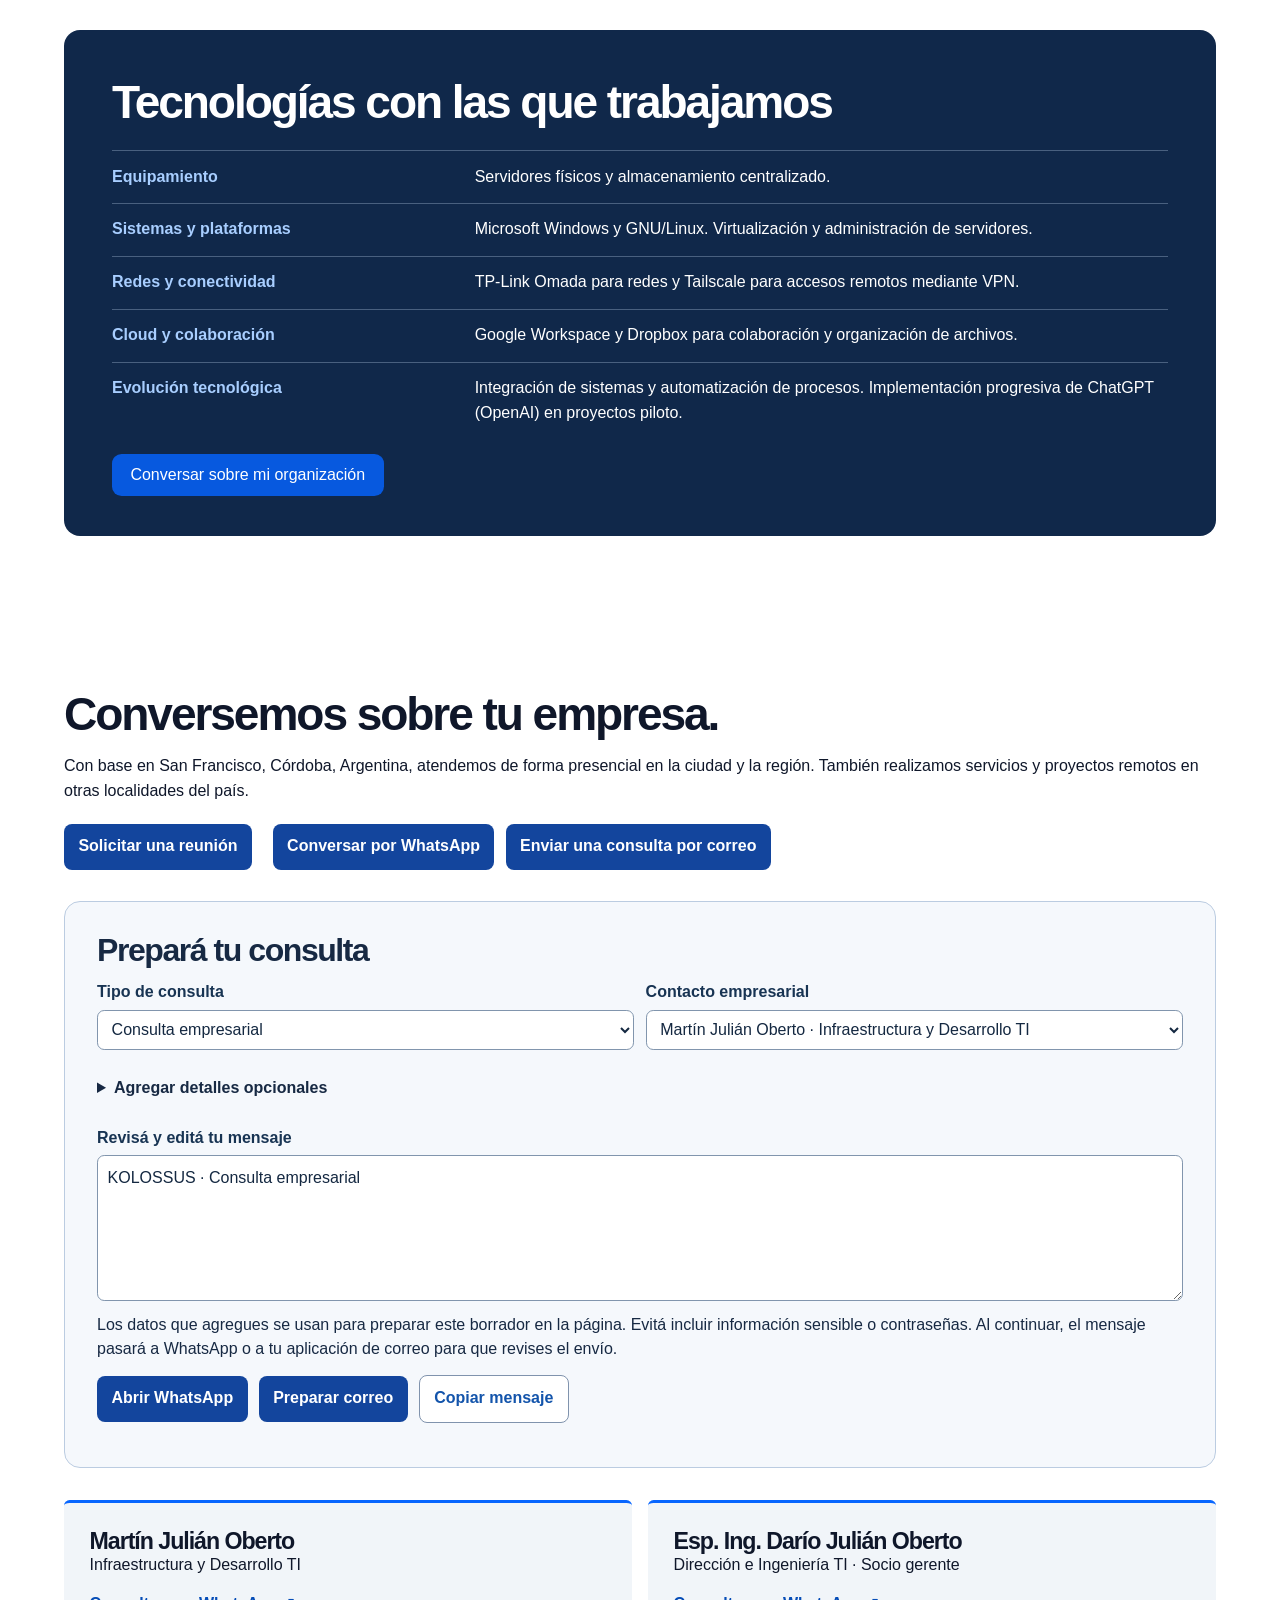
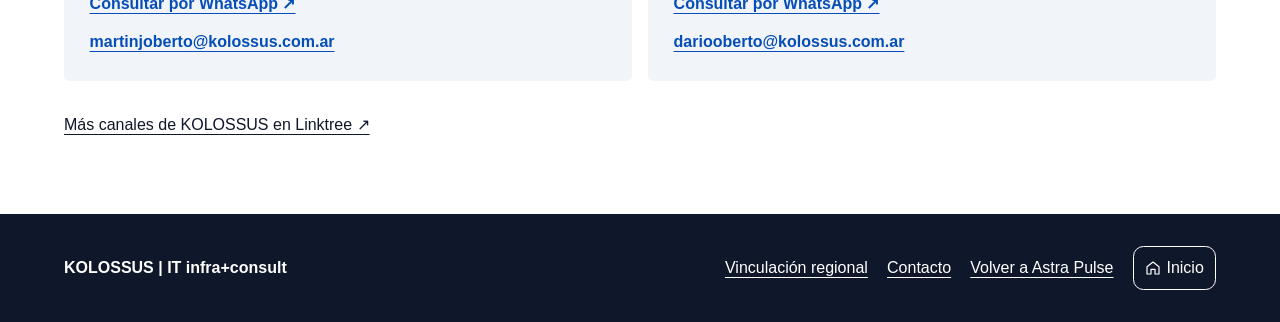
<file: kolossus/index.html>
<!doctype html>
<html lang="es-AR">
<head>
  <meta charset="utf-8">
  <meta name="viewport" content="width=device-width, initial-scale=1">
  <title>KOLOSSUS | Ingeniería, infraestructura y consultoría IT</title>
  <meta name="description" content="Consultoría, ingeniería, provisión, implementación y gestión de infraestructura tecnológica empresarial. Más de 20 años de trayectoria en San Francisco, Córdoba, Argentina.">
  <meta property="og:title" content="KOLOSSUS | Ingeniería, infraestructura y consultoría IT">
  <meta property="og:description" content="Consultoría, ingeniería, provisión, implementación y gestión de infraestructura tecnológica empresarial. Más de 20 años de trayectoria en San Francisco, Córdoba, Argentina.">
  <meta property="og:type" content="website">
  <meta property="og:locale" content="es_AR">
  <meta name="twitter:card" content="summary">
  <link rel="icon" type="image/png" sizes="64x64" href="favicon.png">
  <link rel="stylesheet" href="../experience.css">
  <link rel="stylesheet" href="styles.css">
  <link rel="stylesheet" href="../guide.css">
  <link rel="stylesheet" href="ciclo.css">
  <link rel="stylesheet" href="../vinculos.css">
  <link rel="stylesheet" href="../contacto.css">
  <meta name="robots" content="noindex, follow">
  <meta name="twitter:title" content="KOLOSSUS | Ingeniería, infraestructura y consultoría IT">
  <meta name="twitter:description" content="Consultoría, ingeniería, provisión, implementación y gestión de infraestructura tecnológica empresarial. Más de 20 años de trayectoria en San Francisco, Córdoba, Argentina.">
  <meta property="og:image" content="logo.webp">
  <meta property="og:image:alt" content="Logo de KOLOSSUS">
  <meta name="twitter:image" content="logo.webp">
  <meta name="twitter:image:alt" content="Logo de KOLOSSUS">
  <script type="application/ld+json">{
  "@context": "https://schema.org",
  "@type": "WebPage",
  "name": "KOLOSSUS | Ingeniería, infraestructura y consultoría IT",
  "description": "Consultoría, ingeniería, provisión, implementación y gestión de infraestructura tecnológica empresarial. Más de 20 años de trayectoria en San Francisco, Córdoba, Argentina.",
  "inLanguage": "es-AR",
  "spatialCoverage": {
    "@type": "Place",
    "name": "San Francisco, Córdoba, Argentina"
  },
  "mainEntity": {
    "@type": "Brand",
    "name": "KOLOSSUS",
    "logo": "logo.webp",
    "slogan": "IT infra+consult"
  }
}</script>
</head>
<body id="inicio">
<a class="skip" href="#contenido">Saltar al contenido</a>
<header class="header"><div class="wrap bar">
  <div class="brand-home"><a class="joint-link" href="../index.html"><svg class="inicio-icono" width="16" height="16" viewBox="0 0 24 24" fill="none" stroke="currentColor" stroke-width="1.8" stroke-linejoin="round" aria-hidden="true" focusable="false"><path d="m3 10 9-7 9 7v11h-6v-7H9v7H3z"/></svg>Inicio</a><div class="brands" role="group" aria-label="Seleccionar marca">
      <a href="index.html" aria-current="page"><img class="kolossus-mark" src="../assets/kolossus-selector.webp" width="310" height="61" alt="Kolossus"></a>
      <a href="../astrapulse/index.html"><img src="../assets/astrapulse/sobre-oscuro.webp" width="368" height="100" alt="Astra Pulse"></a>
    </div></div>
  <nav aria-label="Navegación principal"><a href="#servicios">Servicios</a><a href="#historia">Trayectoria</a><a href="#equipo">Equipo</a><a href="#experiencia">Experiencia</a><a href="#contacto">Contacto</a></nav>
</div></header>
<main id="contenido">
  <section class="hero"><div class="wrap hero-grid">
    <div><p class="eyebrow">KOLOSSUS | IT infra+consult</p>
      <h1>Ingeniería, infraestructura y <em>consultoría tecnológica.</em></h1>
      <p class="intro">Diseñamos, implementamos y acompañamos la evolución de la infraestructura tecnológica de tu empresa.</p>
      <div class="actions"><a class="button" href="#orientador">Explorar situaciones ↓</a><a href="#contacto">Contactar al equipo ↗</a></div>
    </div>
    <div class="blueprint"><img src="logo.webp" srcset="logo-240.webp 240w, logo.webp 450w" sizes="clamp(7.3rem, 13vw, 12rem)" alt="KOLOSSUS. IT infra+consult" width="450" height="600" fetchpriority="high"></div>
  </div></section>
  <section class="mission" id="mision"><div class="wrap dual">
    <h2>Nuestra misión</h2><blockquote>“Acompañar a nuestros clientes en el éxito de su negocio, ayudando a administrar eficientemente la infraestructura tecnológica de su empresa.”</blockquote>
  </div></section>
  <section class="section wrap" id="servicios"><div id="orientador">
    <h2>¿Qué necesita tu empresa?</h2><p class="section-intro">La seguridad de la información guía las cinco áreas. Explorá una situación o <a href="#contacto">contactá al equipo directamente</a>.</p>
    <div class="bento">
      <details class="service" id="servicio-consultoria"><summary><span class="area">Consultoría e ingeniería TI</span><span class="situation">Necesitamos decidir dónde invertir en tecnología.</span></summary>
        <div class="answer"><p>Diagnosticamos y relevamos las necesidades de tu empresa, planificamos y diseñamos soluciones tecnológicas. Gestionamos activos, optimizamos inversiones en tecnología y conducimos proyectos de infraestructura TI.</p>
        <label class="draft-label" hidden>Tu consulta, editable<textarea maxlength="1600" rows="4">Hola, equipo de KOLOSSUS. Necesitamos decidir dónde invertir en tecnología. Quisiera optimizar nuestras inversiones en tecnología y definir el alcance del proyecto de infraestructura TI.</textarea></label>
        <a href="mailto:martinjoberto@kolossus.com.ar?subject=KOLOSSUS%20%C2%B7%20Consultor%C3%ADa%20e%20ingenier%C3%ADa%20TI&amp;body=Hola%2C%20KOLOSSUS.%20Quisiera%20consultar%20por%20Consultor%C3%ADa%20e%20ingenier%C3%ADa%20TI." data-compose="">Personalizar o copiar mi consulta</a><p>Al elegir un canal, podrás revisar el envío en tu aplicación. Evitá incluir datos sensibles.</p><div class="choices"><a class="chat" href="https://wa.me/5493564661474?text=Hola%2C%20equipo%20de%20KOLOSSUS.%20Necesitamos%20decidir%20d%C3%B3nde%20invertir%20en%20tecnolog%C3%ADa.%20Quisiera%20optimizar%20nuestras%20inversiones%20en%20tecnolog%C3%ADa%20y%20definir%20el%20alcance%20del%20proyecto%20de%20infraestructura%20TI.">WhatsApp ↗</a><a class="mail" href="mailto:martinjoberto@kolossus.com.ar?subject=Consulta%20empresarial%20%C2%B7%20Consultor%C3%ADa%20e%20ingenier%C3%ADa%20TI&amp;body=Hola%2C%20equipo%20de%20KOLOSSUS.%20Necesitamos%20decidir%20d%C3%B3nde%20invertir%20en%20tecnolog%C3%ADa.%20Quisiera%20optimizar%20nuestras%20inversiones%20en%20tecnolog%C3%ADa%20y%20definir%20el%20alcance%20del%20proyecto%20de%20infraestructura%20TI.">Escribir por correo ↗</a><a class="meet-link" href="mailto:martinjoberto@kolossus.com.ar?subject=Consulta%20empresarial%20%C2%B7%20Consultor%C3%ADa%20e%20ingenier%C3%ADa%20TI&amp;body=Hola%2C%20equipo%20de%20KOLOSSUS.%20Necesitamos%20decidir%20d%C3%B3nde%20invertir%20en%20tecnolog%C3%ADa.%20Quisiera%20optimizar%20nuestras%20inversiones%20en%20tecnolog%C3%ADa%20y%20definir%20el%20alcance%20del%20proyecto%20de%20infraestructura%20TI.%20Me%20gustar%C3%ADa%20coordinar%20una%20reuni%C3%B3n.">Solicitar una reunión ↗</a></div></div>
      </details>
      <details class="service" id="servicio-equipamiento"><summary><span class="area">Provisión de equipamiento tecnológico</span><span class="situation">Tenemos que equipar o renovar puestos e infraestructura.</span></summary>
        <div class="answer"><p>Dimensionamos, seleccionamos y proveemos servidores, estaciones de trabajo, almacenamiento y dispositivos de infraestructura. También ensamblamos servidores y estaciones de trabajo según las necesidades de cada implementación.</p><p>Gestionamos las adquisiciones a través de distribuidores especializados e importadores de primeras marcas. Cuando corresponde, realizamos operaciones por cuenta y orden del cliente final.</p><p>Al seleccionar el equipamiento tecnológico, priorizamos la calidad, la confiabilidad, el respaldo y las posibilidades de mantenimiento.</p>
        <label class="draft-label" hidden>Tu consulta, editable<textarea maxlength="1600" rows="4">Hola, equipo de KOLOSSUS. Tenemos que equipar o renovar puestos e infraestructura. Quisiera consultar por provisión de equipamiento tecnológico.</textarea></label>
        <a href="mailto:martinjoberto@kolossus.com.ar?subject=KOLOSSUS%20%C2%B7%20Provisi%C3%B3n%20de%20equipamiento%20tecnol%C3%B3gico&amp;body=Hola%2C%20KOLOSSUS.%20Quisiera%20consultar%20por%20Provisi%C3%B3n%20de%20equipamiento%20tecnol%C3%B3gico." data-compose="">Personalizar o copiar mi consulta</a><p>Al elegir un canal, podrás revisar el envío en tu aplicación. Evitá incluir datos sensibles.</p><div class="choices"><a class="chat" href="https://wa.me/5493564661474?text=Hola%2C%20equipo%20de%20KOLOSSUS.%20Tenemos%20que%20equipar%20o%20renovar%20puestos%20e%20infraestructura.%20Quisiera%20consultar%20por%20provisi%C3%B3n%20de%20equipamiento%20tecnol%C3%B3gico.">WhatsApp ↗</a><a class="mail" href="mailto:martinjoberto@kolossus.com.ar?subject=Consulta%20empresarial%20%C2%B7%20Provisi%C3%B3n%20de%20equipamiento%20tecnol%C3%B3gico&amp;body=Hola%2C%20equipo%20de%20KOLOSSUS.%20Tenemos%20que%20equipar%20o%20renovar%20puestos%20e%20infraestructura.%20Quisiera%20consultar%20por%20provisi%C3%B3n%20de%20equipamiento%20tecnol%C3%B3gico.">Escribir por correo ↗</a><a class="meet-link" href="mailto:martinjoberto@kolossus.com.ar?subject=Consulta%20empresarial%20%C2%B7%20Provisi%C3%B3n%20de%20equipamiento%20tecnol%C3%B3gico&amp;body=Hola%2C%20equipo%20de%20KOLOSSUS.%20Tenemos%20que%20equipar%20o%20renovar%20puestos%20e%20infraestructura.%20Quisiera%20consultar%20por%20provisi%C3%B3n%20de%20equipamiento%20tecnol%C3%B3gico.%20Me%20gustar%C3%ADa%20coordinar%20una%20reuni%C3%B3n.">Solicitar una reunión ↗</a></div></div>
        <aside class="brand-referral" aria-labelledby="equipment-title">
          <img src="../assets/astrapulse/compacto.webp" alt="Astra Pulse" width="320" height="61">
          <div><h3 id="equipment-title">Equipamiento para cada puesto</h3>
            <p>Para necesidades individuales de equipamiento profesional, ASTRA PULSE te orienta en la elección de computadoras de escritorio, notebooks y estaciones de trabajo. También podés explorar componentes, monitores y periféricos para completar un puesto personalizado.</p>
            <a href="../astrapulse/index.html#orientador">Explorar equipamiento en Astra Pulse</a>
          </div>
        </aside>
      </details>
      <details class="service" id="servicio-infraestructura"><summary><span class="area">Implementación de infraestructura TI</span><span class="situation">Queremos integrar servidores, sedes o aplicaciones.</span></summary>
        <div class="answer"><p>Desplegamos y migramos servidores físicos y servidores virtuales con GNU/Linux y Microsoft Windows. Integramos contenedores, soluciones de Edge Computing, infraestructura cloud y arquitecturas híbridas.</p><p>Diseñamos e implementamos infraestructura de redes y almacenamiento centralizado. Integramos los servicios tecnológicos de la empresa entre entornos locales y remotos.</p><p>Para el acceso remoto seguro de usuarios, implementamos VPN de acceso remoto. Para conectar sucursales, oficinas o centros de datos, implementamos VPN entre sedes (site-to-site) que interconectan sus infraestructuras locales y remotas.</p>
        <label class="draft-label" hidden>Tu consulta, editable<textarea maxlength="1600" rows="4">Hola, equipo de KOLOSSUS. Queremos integrar servidores, sedes o aplicaciones. Quisiera consultar por el despliegue o la migración de nuestra infraestructura de TI.</textarea></label>
        <a href="mailto:martinjoberto@kolossus.com.ar?subject=KOLOSSUS%20%C2%B7%20Implementaci%C3%B3n%20de%20infraestructura%20TI&amp;body=Hola%2C%20KOLOSSUS.%20Quisiera%20consultar%20por%20Implementaci%C3%B3n%20de%20infraestructura%20TI." data-compose="">Personalizar o copiar mi consulta</a><p>Al elegir un canal, podrás revisar el envío en tu aplicación. Evitá incluir datos sensibles.</p><div class="choices"><a class="chat" href="https://wa.me/5493564661474?text=Hola%2C%20equipo%20de%20KOLOSSUS.%20Queremos%20integrar%20servidores%2C%20sedes%20o%20aplicaciones.%20Quisiera%20consultar%20por%20el%20despliegue%20o%20la%20migraci%C3%B3n%20de%20nuestra%20infraestructura%20de%20TI.">WhatsApp ↗</a><a class="mail" href="mailto:martinjoberto@kolossus.com.ar?subject=Consulta%20empresarial%20%C2%B7%20Implementaci%C3%B3n%20de%20infraestructura%20TI&amp;body=Hola%2C%20equipo%20de%20KOLOSSUS.%20Queremos%20integrar%20servidores%2C%20sedes%20o%20aplicaciones.%20Quisiera%20consultar%20por%20el%20despliegue%20o%20la%20migraci%C3%B3n%20de%20nuestra%20infraestructura%20de%20TI.">Escribir por correo ↗</a><a class="meet-link" href="mailto:martinjoberto@kolossus.com.ar?subject=Consulta%20empresarial%20%C2%B7%20Implementaci%C3%B3n%20de%20infraestructura%20TI&amp;body=Hola%2C%20equipo%20de%20KOLOSSUS.%20Queremos%20integrar%20servidores%2C%20sedes%20o%20aplicaciones.%20Quisiera%20consultar%20por%20el%20despliegue%20o%20la%20migraci%C3%B3n%20de%20nuestra%20infraestructura%20de%20TI.%20Me%20gustar%C3%ADa%20coordinar%20una%20reuni%C3%B3n.">Solicitar una reunión ↗</a></div></div>
      </details>
      <details class="service" id="servicio-continuidad"><summary><span class="area">Gestión y continuidad operativa</span><span class="situation">Buscamos reducir interrupciones y cuidar la operación.</span></summary>
        <div class="answer"><p>Administramos y monitoreamos la infraestructura. Planificamos el mantenimiento preventivo, los respaldos y la recuperación de información para sostener la seguridad operativa y acompañar la evolución de los sistemas.</p>
        <label class="draft-label" hidden>Tu consulta, editable<textarea maxlength="1600" rows="4">Hola, equipo de KOLOSSUS. Buscamos reducir interrupciones y cuidar la operación. Quisiera consultar por gestión y continuidad operativa.</textarea></label>
        <a href="mailto:martinjoberto@kolossus.com.ar?subject=KOLOSSUS%20%C2%B7%20Gesti%C3%B3n%20y%20continuidad%20operativa&amp;body=Hola%2C%20KOLOSSUS.%20Quisiera%20consultar%20por%20Gesti%C3%B3n%20y%20continuidad%20operativa." data-compose="">Personalizar o copiar mi consulta</a><p>Al elegir un canal, podrás revisar el envío en tu aplicación. Evitá incluir datos sensibles.</p><div class="choices"><a class="chat" href="https://wa.me/5493564661474?text=Hola%2C%20equipo%20de%20KOLOSSUS.%20Buscamos%20reducir%20interrupciones%20y%20cuidar%20la%20operaci%C3%B3n.%20Quisiera%20consultar%20por%20gesti%C3%B3n%20y%20continuidad%20operativa.">WhatsApp ↗</a><a class="mail" href="mailto:martinjoberto@kolossus.com.ar?subject=Consulta%20empresarial%20%C2%B7%20Gesti%C3%B3n%20y%20continuidad%20operativa&amp;body=Hola%2C%20equipo%20de%20KOLOSSUS.%20Buscamos%20reducir%20interrupciones%20y%20cuidar%20la%20operaci%C3%B3n.%20Quisiera%20consultar%20por%20gesti%C3%B3n%20y%20continuidad%20operativa.">Escribir por correo ↗</a><a class="meet-link" href="mailto:martinjoberto@kolossus.com.ar?subject=Consulta%20empresarial%20%C2%B7%20Gesti%C3%B3n%20y%20continuidad%20operativa&amp;body=Hola%2C%20equipo%20de%20KOLOSSUS.%20Buscamos%20reducir%20interrupciones%20y%20cuidar%20la%20operaci%C3%B3n.%20Quisiera%20consultar%20por%20gesti%C3%B3n%20y%20continuidad%20operativa.%20Me%20gustar%C3%ADa%20coordinar%20una%20reuni%C3%B3n.">Solicitar una reunión ↗</a></div></div>
      </details>
      <details class="service" id="servicio-transformacion"><summary><span class="area">Evolución tecnológica y transformación digital</span><span class="situation">Queremos evaluar nuevas herramientas para trabajar mejor.</span></summary>
        <div class="answer"><p>Evaluamos e integramos servicios cloud y plataformas colaborativas para organizar la información. Trabajamos con inteligencia artificial y automatización para integrar procesos empresariales según las necesidades de cada organización.</p>
        <label class="draft-label" hidden>Tu consulta, editable<textarea maxlength="1600" rows="4">Hola, equipo de KOLOSSUS. Queremos evaluar nuevas herramientas para trabajar mejor. Quisiera consultar por evolución tecnológica y transformación digital.</textarea></label>
        <a href="mailto:martinjoberto@kolossus.com.ar?subject=KOLOSSUS%20%C2%B7%20Evoluci%C3%B3n%20tecnol%C3%B3gica%20y%20transformaci%C3%B3n%20digital&amp;body=Hola%2C%20KOLOSSUS.%20Quisiera%20consultar%20por%20Evoluci%C3%B3n%20tecnol%C3%B3gica%20y%20transformaci%C3%B3n%20digital." data-compose="">Personalizar o copiar mi consulta</a><p>Al elegir un canal, podrás revisar el envío en tu aplicación. Evitá incluir datos sensibles.</p><div class="choices"><a class="chat" href="https://wa.me/5493564661474?text=Hola%2C%20equipo%20de%20KOLOSSUS.%20Queremos%20evaluar%20nuevas%20herramientas%20para%20trabajar%20mejor.%20Quisiera%20consultar%20por%20evoluci%C3%B3n%20tecnol%C3%B3gica%20y%20transformaci%C3%B3n%20digital.">WhatsApp ↗</a><a class="mail" href="mailto:martinjoberto@kolossus.com.ar?subject=Consulta%20empresarial%20%C2%B7%20Evoluci%C3%B3n%20tecnol%C3%B3gica%20y%20transformaci%C3%B3n%20digital&amp;body=Hola%2C%20equipo%20de%20KOLOSSUS.%20Queremos%20evaluar%20nuevas%20herramientas%20para%20trabajar%20mejor.%20Quisiera%20consultar%20por%20evoluci%C3%B3n%20tecnol%C3%B3gica%20y%20transformaci%C3%B3n%20digital.">Escribir por correo ↗</a><a class="meet-link" href="mailto:martinjoberto@kolossus.com.ar?subject=Consulta%20empresarial%20%C2%B7%20Evoluci%C3%B3n%20tecnol%C3%B3gica%20y%20transformaci%C3%B3n%20digital&amp;body=Hola%2C%20equipo%20de%20KOLOSSUS.%20Queremos%20evaluar%20nuevas%20herramientas%20para%20trabajar%20mejor.%20Quisiera%20consultar%20por%20evoluci%C3%B3n%20tecnol%C3%B3gica%20y%20transformaci%C3%B3n%20digital.%20Me%20gustar%C3%ADa%20coordinar%20una%20reuni%C3%B3n.">Solicitar una reunión ↗</a></div></div>
      </details>
    </div></div></section>
  <section class="lifecycle" id="ciclo" aria-labelledby="cycle-title"><div class="wrap section">
    <h2 id="cycle-title">Ciclo de vida de la infraestructura tecnológica</h2>
    <p class="cycle-intro">La tecnología evoluciona. Nosotros te acompañamos.</p>
    <div class="cycle-layout">
      <div class="orbit">
        <svg class="circuit" viewBox="0 0 100 100" aria-hidden="true">
          <circle class="track" cx="50" cy="50" r="36"/>
          <circle class="inner-track" cx="50" cy="50" r="27"/>
          <path class="direction" d="M29 20l3-1-1 3 M83 65l-1 3-2-2 M21 72l-2-3 3 1"/>
          <circle class="signal" cx="50" cy="50" r="36" pathLength="360" transform="rotate(-90 50 50)"/>
        </svg>
        <div class="cycle-brand"><img src="logo.webp" srcset="logo-240.webp 240w, logo.webp 450w" sizes="clamp(7.3rem, 13vw, 12rem)" alt="KOLOSSUS | IT infra+consult" width="450" height="600"></div>
        <ol class="cycle-links" aria-label="Etapas del ciclo">
          <li><a href="#fase-01" aria-controls="fase-01"><svg aria-hidden="true" viewBox="0 0 24 24"><path d="M9 4h6v3H9z M8 5H5v16h14V5h-3 M8 12h8 M8 16h6"/></svg><span>01 · Necesidad</span></a></li>
          <li><a href="#fase-02" aria-controls="fase-02"><svg aria-hidden="true" viewBox="0 0 24 24"><path d="M3 19 18 4l3 3L6 22z M13 9l2 2 M9 13l2 2 M5 17l2 2"/></svg><span>02 · Ingeniería</span></a></li>
          <li><a href="#fase-03" aria-controls="fase-03"><svg aria-hidden="true" viewBox="0 0 24 24"><path d="M3 7l9-4 9 4-9 5z M3 7v10l9 5 9-5V7 M12 12v10"/></svg><span>03 · Adquisición</span></a></li>
          <li><a href="#fase-04" aria-controls="fase-04"><svg aria-hidden="true" viewBox="0 0 24 24"><path d="M3 4h18v6H3z M3 14h18v6H3z M6 7h2 M6 17h2 M15 7h3 M15 17h3"/></svg><span>04 · Implementación</span></a></li>
          <li><a href="#fase-05" aria-controls="fase-05"><svg aria-hidden="true" viewBox="0 0 24 24"><path d="M12 2l8 3v6q0 7-8 11-8-4-8-11V5z M7 12h3l2-4 2 7 2-3h2"/></svg><span>05 · Mantenimiento</span></a></li>
          <li><a href="#fase-06" aria-controls="fase-06"><svg aria-hidden="true" viewBox="0 0 24 24"><path d="M4 11a8 8 0 0 1 14-5l2 2 M20 3v5h-5 M20 13a8 8 0 0 1-14 5l-2-2 M4 21v-5h5"/></svg><span>06 · Evolución</span></a></li>
        </ol>
      </div>
      <div class="phase-info" aria-live="polite" aria-atomic="true">
        <article id="fase-01" class="phase"><p class="phase-number">Etapa 01 de 06</p><h3>Necesidad</h3><p class="phase-description">Relevamiento, diagnóstico y análisis de requerimientos.</p><p>Identificamos qué necesita la organización y qué limitaciones presenta la infraestructura actual.</p><a href="#servicio-consultoria">Consultoría e ingeniería TI ↑</a><a href="mailto:martinjoberto@kolossus.com.ar?subject=KOLOSSUS%20%C2%B7%20Ciclo%20tecnol%C3%B3gico%20%C2%B7%20Necesidad&amp;body=Hola%2C%20KOLOSSUS.%20Quisiera%20consultar%20por%20Ciclo%20tecnol%C3%B3gico%20%C2%B7%20Necesidad." data-compose="">Consultar por esta etapa</a></article>
        <article id="fase-02" class="phase"><p class="phase-number">Etapa 02 de 06</p><h3>Ingeniería</h3><p class="phase-description">Diseño, planificación, dimensionamiento y selección tecnológica.</p><p>Definimos la arquitectura y las prioridades de implementación a partir del diagnóstico.</p><a href="#servicio-consultoria">Consultoría e ingeniería TI ↑</a><a href="mailto:martinjoberto@kolossus.com.ar?subject=KOLOSSUS%20%C2%B7%20Ciclo%20tecnol%C3%B3gico%20%C2%B7%20Ingenier%C3%ADa&amp;body=Hola%2C%20KOLOSSUS.%20Quisiera%20consultar%20por%20Ciclo%20tecnol%C3%B3gico%20%C2%B7%20Ingenier%C3%ADa." data-compose="">Consultar por esta etapa</a></article>
        <article id="fase-03" class="phase"><p class="phase-number">Etapa 03 de 06</p><h3>Adquisición</h3><p class="phase-description">Cotización, selección de proveedores y provisión de equipamiento.</p><p>Comparamos alternativas de compra según el dimensionamiento y las condiciones acordadas.</p><a href="#servicio-equipamiento">Provisión de equipamiento tecnológico ↑</a><a href="mailto:martinjoberto@kolossus.com.ar?subject=KOLOSSUS%20%C2%B7%20Ciclo%20tecnol%C3%B3gico%20%C2%B7%20Adquisici%C3%B3n&amp;body=Hola%2C%20KOLOSSUS.%20Quisiera%20consultar%20por%20Ciclo%20tecnol%C3%B3gico%20%C2%B7%20Adquisici%C3%B3n." data-compose="">Consultar por esta etapa</a></article>
        <article id="fase-04" class="phase"><p class="phase-number">Etapa 04 de 06</p><h3>Implementación</h3><p class="phase-description">Configuración, integración, documentación y puesta en producción.</p><p>Integramos la solución con los servicios existentes y documentamos los cambios para su operación.</p><a href="#servicio-infraestructura">Implementación de infraestructura TI ↑</a><a href="mailto:martinjoberto@kolossus.com.ar?subject=KOLOSSUS%20%C2%B7%20Ciclo%20tecnol%C3%B3gico%20%C2%B7%20Implementaci%C3%B3n&amp;body=Hola%2C%20KOLOSSUS.%20Quisiera%20consultar%20por%20Ciclo%20tecnol%C3%B3gico%20%C2%B7%20Implementaci%C3%B3n." data-compose="">Consultar por esta etapa</a></article>
        <article id="fase-05" class="phase"><p class="phase-number">Etapa 05 de 06</p><h3>Mantenimiento</h3><p class="phase-description">Administración, monitoreo, prevención, continuidad operativa y protección de la inversión.</p><p>Revisamos el funcionamiento de los sistemas y acordamos acciones preventivas para sostener la operación.</p><a href="#servicio-continuidad">Gestión y continuidad operativa ↑</a><a href="mailto:martinjoberto@kolossus.com.ar?subject=KOLOSSUS%20%C2%B7%20Ciclo%20tecnol%C3%B3gico%20%C2%B7%20Mantenimiento&amp;body=Hola%2C%20KOLOSSUS.%20Quisiera%20consultar%20por%20Ciclo%20tecnol%C3%B3gico%20%C2%B7%20Mantenimiento." data-compose="">Consultar por esta etapa</a></article>
        <article id="fase-06" class="phase"><p class="phase-number">Etapa 06 de 06</p><h3>Evolución</h3><p class="phase-description">Optimización, ampliación y renovación tecnológica planificada.</p><p>Los cambios en el negocio abren nuevas necesidades de infraestructura y dan inicio a otro diagnóstico.</p><a href="#servicio-transformacion">Evolución tecnológica y transformación digital ↑</a><a href="mailto:martinjoberto@kolossus.com.ar?subject=KOLOSSUS%20%C2%B7%20Ciclo%20tecnol%C3%B3gico%20%C2%B7%20Evoluci%C3%B3n&amp;body=Hola%2C%20KOLOSSUS.%20Quisiera%20consultar%20por%20Ciclo%20tecnol%C3%B3gico%20%C2%B7%20Evoluci%C3%B3n." data-compose="">Consultar por esta etapa</a></article>
      </div>
    </div>
    <div class="cycle-contact"><p>No somos solamente proveedores de equipamiento ni prestadores de soporte informático. Acompañamos a las empresas para que sus inversiones tecnológicas sean adecuadas, sostenibles y funcionales a sus negocios.</p><a href="#contacto">Conversar con KOLOSSUS →</a></div>
  </div></section>
  <section class="wrap section workflow"><h2>Cómo trabajamos</h2>
    <p class="section-intro">Integramos experiencia profesional, formación universitaria y nuevas generaciones tecnológicas. Conducimos técnicamente cada proyecto e incorporamos profesionales y técnicos especializados según lo que requiera la implementación.</p><p class="section-intro">Priorizamos la responsabilidad, la calidad de las soluciones y la independencia tecnológica. La cercanía con nuestros clientes nos permite construir relaciones de largo plazo.</p>
    <div class="engagement"><article><h3>Proyecto puntual</h3><p>Definimos el problema de ingeniería, el alcance de la intervención y la documentación que necesita tu equipo.</p></article><article><h3>Acompañamiento continuo</h3><p>Construimos relaciones de largo plazo mediante mantenimiento, revisión técnica y seguimiento. Las condiciones y el alcance se acuerdan con cada empresa.</p></article></div>
    <details class="metodologia">
      <summary>Ver metodología de trabajo</summary>
      <ol><li><h3>Relevamiento</h3><p>Identificamos los equipos, los servicios y las personas involucradas.</p></li><li><h3>Diagnóstico</h3><p>Revisamos el problema y su impacto en la operación.</p></li><li><h3>Propuesta</h3><p>Acordamos prioridades, alcance y condiciones.</p></li><li><h3>Implementación</h3><p>Ejecutamos las tareas acordadas con el equipo de la empresa.</p></li><li><h3>Documentación</h3><p>Registramos los cambios y las decisiones técnicas.</p></li><li><h3>Seguimiento</h3><p>Revisamos los resultados y las necesidades que queden abiertas.</p></li></ol>
    </details>
  </section>
  <section id="historia" class="history" aria-labelledby="history-title">
    <div class="wrap history-layout">
      <header>
        <p class="history-kicker">Trayectoria institucional</p>
        <h2 id="history-title">Más de 20 años junto a las empresas</h2>
        <p>Desde San Francisco, Córdoba, acompañamos a las empresas en la planificación, implementación, gestión y evolución de su infraestructura tecnológica.</p>
        <ul class="pillars"><li>Eficiencia</li><li>Operatividad</li><li>Tranquilidad</li></ul>
        <a href="#mision">Leer nuestra misión</a>
      </header>
      <ol class="history-line" aria-label="Hitos de KOLOSSUS">
        <li><p class="history-kicker">Fines de 2004</p><h3>El origen en San Francisco</h3>
          <p>KOLOSSUS surgió a fines de 2004, a partir de la experiencia de profesionales que ya contaban con varios años de trayectoria en el desarrollo e implementación de soluciones tecnológicas.</p></li>
        <li><p class="history-kicker">Trayectoria empresarial</p><h3>Relaciones de largo plazo</h3>
          <p>Trabajamos con organizaciones industriales, agroindustriales, comerciales, de servicios profesionales e instituciones. Conocer su operación nos permite acompañarlas a medida que cambian sus necesidades.</p></li>
        <li><p class="history-kicker">Actualidad</p><h3>Criterios que evolucionan</h3>
          <p>La formación permanente y el intercambio entre generaciones impulsan nuestra práctica actual en servicios cloud, plataformas colaborativas, inteligencia artificial, automatización e integración tecnológica.</p>
          <details><summary>Referencias internacionales de seguridad</summary>
            <p>Para profundizar en la gestión de riesgos, la protección de activos, la seguridad operativa y la continuidad del negocio, se pueden consultar dos referencias internacionales.</p>
            <ul><li><a href="https://www.iso.org/standard/27001">ISO/IEC 27001:2022</a> establece los requisitos de un sistema de gestión de seguridad de la información.</li>
              <li><a href="https://www.iso.org/standard/75652.html">ISO/IEC 27002:2022</a> ofrece orientación sobre controles de seguridad de la información.</li></ul>
          </details></li>
      </ol>
      <section id="cluster" class="cluster-card" aria-labelledby="cluster-title">
        <div><p class="history-kicker">Vinculación regional</p><h3 id="cluster-title">Cluster Tecnológico San Francisco</h3></div>
        <div><p>Participamos en la fundación del Cluster Tecnológico San Francisco y seguimos siendo parte de este espacio regional. El Cluster reúne a empresas tecnológicas para compartir conocimiento, integrar capacidades profesionales y fortalecer los vínculos que impulsan el desarrollo tecnológico local.</p>
          <a href="https://clustersanfrancisco.com.ar/">Visitar el sitio del Cluster</a></div>
      </section>
    </div>
  </section>
  <section id="equipo" class="wrap section equipo" aria-labelledby="equipo-titulo">
    <h2 id="equipo-titulo">Nuestro equipo</h2>
    <div class="equipo-perfiles">
      <article>
        <header><h3>Esp. Ing. Darío J. Oberto</h3><p>Dirección e Ingeniería TI</p><span lang="en">IT Engineering &amp; Consulting</span></header>
        <p>Socio fundador de KOLOSSUS y profesional de la tecnología desde 1993. Conduce proyectos de consultoría e ingeniería de infraestructura, con experiencia en seguridad de la información, gestión empresarial e investigación tecnológica.</p>
        <details><summary>Formación y docencia</summary><p>Ingeniero en Sistemas de Información, Especialista en Ingeniería Gerencial y Técnico Electrónico. Es docente universitario en la UTN, Facultad Regional San Francisco. Su formación continua abarca GNU/Linux, sistemas de información, seguridad informática, Industria 4.0, inteligencia artificial y automatización.</p></details>
      </article>
      <article>
        <header><h3>Martín J. Oberto</h3><p>Infraestructura y Desarrollo TI</p><span lang="en">IT Infrastructure &amp; Development</span></header>
        <p>Integrante activo de KOLOSSUS desde 2023, con experiencia previa en ensamblado y configuración de equipos. Diagnostica, implementa y mantiene servidores y estaciones de trabajo. Participa en proyectos de renovación tecnológica, plataformas colaborativas, desarrollo web e integración de tecnologías.</p>
        <details><summary>Formación tecnológica</summary><p>Se formó desde temprana edad en electrónica, robótica Arduino, programación y desarrollo web. Actualmente cursa la Tecnicatura Universitaria en Programación en la UTN, Facultad Regional San Francisco. Se inscribió en la Licenciatura en Ciencia de Datos.</p></details>
      </article>
    </div>
  </section>
  <div class="practice wrap section">
    <section id="experiencia" aria-labelledby="sector-title">
      <h2 id="sector-title">Experiencia en diferentes sectores</h2>
      <p class="section-intro">Nuestra experiencia abarca siete sectores. Estas son algunas de las necesidades de infraestructura que plantea cada actividad.</p>
      <ul class="sector-grid">
        <li><svg viewBox="0 0 24 24" aria-hidden="true" focusable="false"><path d="M3 20V10l6 3V9l6 3V4h4l2 16z M7 16h2m3 0h2m3 0h1"/></svg><div><h3>Industria</h3><p>Conectar puestos de planta con sistemas de gestión y prever paradas de mantenimiento.</p></div></li>
        <li><svg viewBox="0 0 24 24" aria-hidden="true" focusable="false"><path d="M3 10l2-6h14l2 6 M4 10h16v10H4z M8 20v-6h5v6"/></svg><div><h3>Comercio</h3><p>Sostener la conectividad de cajas, depósitos y puntos de atención.</p></div></li>
        <li><svg viewBox="0 0 24 24" aria-hidden="true" focusable="false"><path d="M4 19c7 0 14-5 15-15C10 4 4 8 5 15m-2 6L15 9"/></svg><div><h3>Agroindustria</h3><p>Conectar establecimientos productivos, plantas de procesamiento y oficinas administrativas.</p></div></li>
        <li><svg viewBox="0 0 24 24" aria-hidden="true" focusable="false"><path d="M3 8h18v12H3z M8 8V5h8v3 M3 13h18m-10 0v2h2v-2"/></svg><div><h3>Servicios profesionales</h3><p>Compartir expedientes de trabajo y administrar permisos por equipo.</p></div></li>
        <li><svg viewBox="0 0 24 24" aria-hidden="true" focusable="false"><path d="M4 21V5h16v16z M9 10h6m-3-3v6m-3 8v-5h6v5"/></svg><div><h3>Salud</h3><p>Organizar accesos por función y respaldos de la información operativa.</p></div></li>
        <li><svg viewBox="0 0 24 24" aria-hidden="true" focusable="false"><path d="M2 9l10-5 10 5-10 5z M6 12v5l6 3 6-3v-5m4-3v7"/></svg><div><h3>Educación</h3><p>Coordinar la conectividad de aulas, dispositivos compartidos y cuentas de usuarios.</p></div></li>
        <li><svg viewBox="0 0 24 24" aria-hidden="true" focusable="false"><path d="M2 8l10-5 10 5z M5 11v7m5-7v7m4-7v7m5-7v7M3 21h18"/></svg><div><h3>Instituciones</h3><p>Ordenar permisos, documentación y puestos de atención de distintas áreas.</p></div></li>
      </ul>
    </section>
    <template id="plantilla-organizaciones">
      <section aria-labelledby="organizaciones-title">
        <h2 id="organizaciones-title">Empresas y organizaciones que han confiado en nosotros</h2>
        <ul class="organizaciones"></ul>
      </section>
    </template>
    <section id="soluciones-practicas" aria-labelledby="practice-title">
      <h2 id="practice-title">Soluciones en la práctica</h2>
      <p class="section-intro">Elegí una necesidad para explorar un posible enfoque de trabajo.</p>
      <div class="solution-list">
        <details><summary>Modernización de infraestructura</summary><p>Relevar dependencias y ordenar los cambios según la criticidad de cada servicio.</p><a href="mailto:martinjoberto@kolossus.com.ar?subject=KOLOSSUS%20%C2%B7%20Modernizaci%C3%B3n%20de%20infraestructura&amp;body=Hola%2C%20KOLOSSUS.%20Quisiera%20consultar%20por%20Modernizaci%C3%B3n%20de%20infraestructura." data-compose="">Consultar por esta solución</a></details>
        <details><summary>Implementación y gestión de servidores</summary><p>Dimensionar servidores físicos o virtuales, integrar aplicaciones y documentar las tareas de administración.</p><a href="mailto:martinjoberto@kolossus.com.ar?subject=KOLOSSUS%20%C2%B7%20Implementaci%C3%B3n%20y%20gesti%C3%B3n%20de%20servidores&amp;body=Hola%2C%20KOLOSSUS.%20Quisiera%20consultar%20por%20Implementaci%C3%B3n%20y%20gesti%C3%B3n%20de%20servidores." data-compose="">Consultar por esta solución</a></details>
        <details><summary>Infraestructura tecnológica industrial</summary><p>Evaluar conectividad entre planta y oficinas y acordar ventanas de intervención con producción.</p><a href="mailto:martinjoberto@kolossus.com.ar?subject=KOLOSSUS%20%C2%B7%20Infraestructura%20tecnol%C3%B3gica%20industrial&amp;body=Hola%2C%20KOLOSSUS.%20Quisiera%20consultar%20por%20Infraestructura%20tecnol%C3%B3gica%20industrial." data-compose="">Consultar por esta solución</a></details>
        <details><summary>Integración de sedes y accesos remotos</summary><p>Definir qué recursos necesita cada sede y quién puede acceder a ellos a distancia.</p><a href="mailto:martinjoberto@kolossus.com.ar?subject=KOLOSSUS%20%C2%B7%20Integraci%C3%B3n%20de%20sedes%20y%20accesos%20remotos&amp;body=Hola%2C%20KOLOSSUS.%20Quisiera%20consultar%20por%20Integraci%C3%B3n%20de%20sedes%20y%20accesos%20remotos." data-compose="">Consultar por esta solución</a></details>
        <details><summary>Gestión y continuidad operativa</summary><p>Administrar la infraestructura, revisar las copias de seguridad y definir prioridades de recuperación y seguridad de la información.</p><a href="mailto:martinjoberto@kolossus.com.ar?subject=KOLOSSUS%20%C2%B7%20Gesti%C3%B3n%20y%20continuidad%20operativa&amp;body=Hola%2C%20KOLOSSUS.%20Quisiera%20consultar%20por%20Gesti%C3%B3n%20y%20continuidad%20operativa." data-compose="">Consultar por esta solución</a></details>
        <details><summary>Herramientas colaborativas</summary><p>Organizar espacios de trabajo compartidos y asignar permisos por función.</p><a href="mailto:martinjoberto@kolossus.com.ar?subject=KOLOSSUS%20%C2%B7%20Herramientas%20colaborativas&amp;body=Hola%2C%20KOLOSSUS.%20Quisiera%20consultar%20por%20Herramientas%20colaborativas." data-compose="">Consultar por esta solución</a></details>
        <details><summary>Renovación de equipamiento</summary><p>Contrastar las exigencias de cada puesto con el inventario y planificar reemplazos por etapas.</p><a href="mailto:martinjoberto@kolossus.com.ar?subject=KOLOSSUS%20%C2%B7%20Renovaci%C3%B3n%20de%20equipamiento&amp;body=Hola%2C%20KOLOSSUS.%20Quisiera%20consultar%20por%20Renovaci%C3%B3n%20de%20equipamiento." data-compose="">Consultar por esta solución</a></details>
      </div>
    </section>
    <template id="plantilla-proyectos">
      <section aria-labelledby="proyectos-title">
        <h2 id="proyectos-title">Proyectos destacados</h2>
        <div class="proyectos"></div>
      </section>
    </template>
    <section id="tecnologias" aria-labelledby="technology-title">
      <h2 id="technology-title">Tecnologías con las que trabajamos</h2>
      <dl class="tech-list">
        <div><dt>Equipamiento</dt><dd>Servidores físicos y almacenamiento centralizado.</dd></div>
        <div><dt>Sistemas y plataformas</dt><dd>Microsoft Windows y GNU/Linux. Virtualización y administración de servidores.</dd></div>
        <div><dt>Redes y conectividad</dt><dd>TP-Link Omada para redes y Tailscale para accesos remotos mediante VPN.</dd></div>
        <div><dt>Cloud y colaboración</dt><dd>Google Workspace y Dropbox para colaboración y organización de archivos.</dd></div>
        <div><dt>Evolución tecnológica</dt><dd>Integración de sistemas y automatización de procesos. Implementación progresiva de ChatGPT (OpenAI) en proyectos piloto.</dd></div>
      </dl>
      <a class="button" href="#contacto">Conversar sobre mi organización</a>
    </section>
  </div>
  <section id="contacto" class="section wrap"><h2>Conversemos sobre tu empresa.</h2><p>Con base en San Francisco, Córdoba, Argentina, atendemos de forma presencial en la ciudad y la región. También realizamos servicios y proyectos remotos en otras localidades del país.</p>
    <div class="contact-actions"><a data-compose="" data-request="Reunión" href="mailto:martinjoberto@kolossus.com.ar?subject=Coordinar%20una%20reuni%C3%B3n">Solicitar una reunión</a><a href="https://wa.me/5493564661474">Conversar por WhatsApp</a><a href="mailto:martinjoberto@kolossus.com.ar">Enviar una consulta por correo</a></div><noscript><p>Al elegir un canal se abrirá WhatsApp o tu aplicación de correo. Podés completar el texto allí antes de enviarlo.</p></noscript><div id="preparar-consulta" class="contact-editor" tabindex="-1" hidden data-brand="KOLOSSUS" >
      <h3>Prepará tu consulta</h3><p data-context-label class="contact-context"></p>
      <div class="contact-fields"><label>Tipo de consulta<select data-type><option>Consulta empresarial</option><option>Reunión</option></select></label>
      <label>Contacto empresarial<select data-recipient><option data-phone="5493564661474" data-email="martinjoberto@kolossus.com.ar">Martín Julián Oberto · Infraestructura y Desarrollo TI</option><option data-phone="5493564663933" data-email="dariooberto@kolossus.com.ar">Esp. Ing. Darío Julián Oberto · Dirección e Ingeniería TI</option></select></label></div>
      <details><summary>Agregar detalles opcionales</summary>
        <div class="contact-fields"><label>Nombre y apellido<input data-field="Nombre y apellido" maxlength="100" autocomplete="off"></label>
        <label>Empresa<input data-field="Empresa" maxlength="100" autocomplete="off"></label>
        <label>Cargo o actividad<input data-field="Cargo o actividad" maxlength="100" autocomplete="off"></label>
        <label>Localidad<input data-field="Localidad" maxlength="100" autocomplete="off"></label>
        <label>Correo o teléfono de contacto<input data-field="Correo o teléfono de contacto" maxlength="100" autocomplete="off"></label>

        <label>Situación o proyecto<textarea data-field="Descripción" rows="2" maxlength="700"></textarea></label></div>
      </details>
      <label>Revisá y editá tu mensaje<textarea data-draft rows="5" maxlength="3500" autocomplete="off"></textarea></label>
      <button type="button" data-rebuild hidden>Reemplazar mi edición con los datos actuales</button>
      <p>Los datos que agregues se usan para preparar este borrador en la página. Evitá incluir información sensible o contraseñas. Al continuar, el mensaje pasará a WhatsApp o a tu aplicación de correo para que revises el envío.</p>
      <div class="contact-actions"><a data-chat>Abrir WhatsApp</a><a data-mail>Preparar correo</a><button type="button" data-copy>Copiar mensaje</button></div>
      <p role="status"></p></div>
    <div class="people"><article><h3>Martín Julián Oberto</h3><p>Infraestructura y Desarrollo TI</p><a href="https://wa.me/5493564661474?text=Hola%20Mart%C3%ADn%2C%20quisiera%20consultar%20con%20KOLOSSUS%20por%20una%20necesidad%20de%20TI%20de%20nuestra%20empresa.">Consultar por WhatsApp ↗</a><a href="mailto:martinjoberto@kolossus.com.ar">martinjoberto@kolossus.com.ar</a></article><article><h3>Esp. Ing. Darío Julián Oberto</h3><p>Dirección e Ingeniería TI · Socio gerente</p><a href="https://wa.me/5493564663933?text=Hola%20Dar%C3%ADo%2C%20quisiera%20conversar%20con%20KOLOSSUS%20sobre%20la%20infraestructura%20tecnol%C3%B3gica%20de%20nuestra%20empresa.">Consultar por WhatsApp ↗</a><a href="mailto:dariooberto@kolossus.com.ar">dariooberto@kolossus.com.ar</a></article></div>
    <a href="https://linktr.ee/kolossusti">Más canales de KOLOSSUS en Linktree ↗</a>
  </section>
</main>
<footer><div class="wrap foot"><strong>KOLOSSUS | IT infra+consult</strong><div class="footer-links" role="group" aria-label="Accesos rápidos"><a href="#cluster">Vinculación regional</a><a href="#contacto">Contacto</a><a href="../astrapulse/index.html">Volver a Astra Pulse</a><a href="../index.html"><svg class="inicio-icono" width="16" height="16" viewBox="0 0 24 24" fill="none" stroke="currentColor" stroke-width="1.8" stroke-linejoin="round" aria-hidden="true" focusable="false"><path d="m3 10 9-7 9 7v11h-6v-7H9v7H3z"/></svg>Inicio</a></div></div></footer>
<script src="../app.js"></script>
<script src="../motion.js"></script>
<script src="../guide.js"></script>
<script src="ciclo.js"></script>
<script src="trayectoria.js"></script>
<script src="../contacto.js"></script>
</body>
</html>
</file>
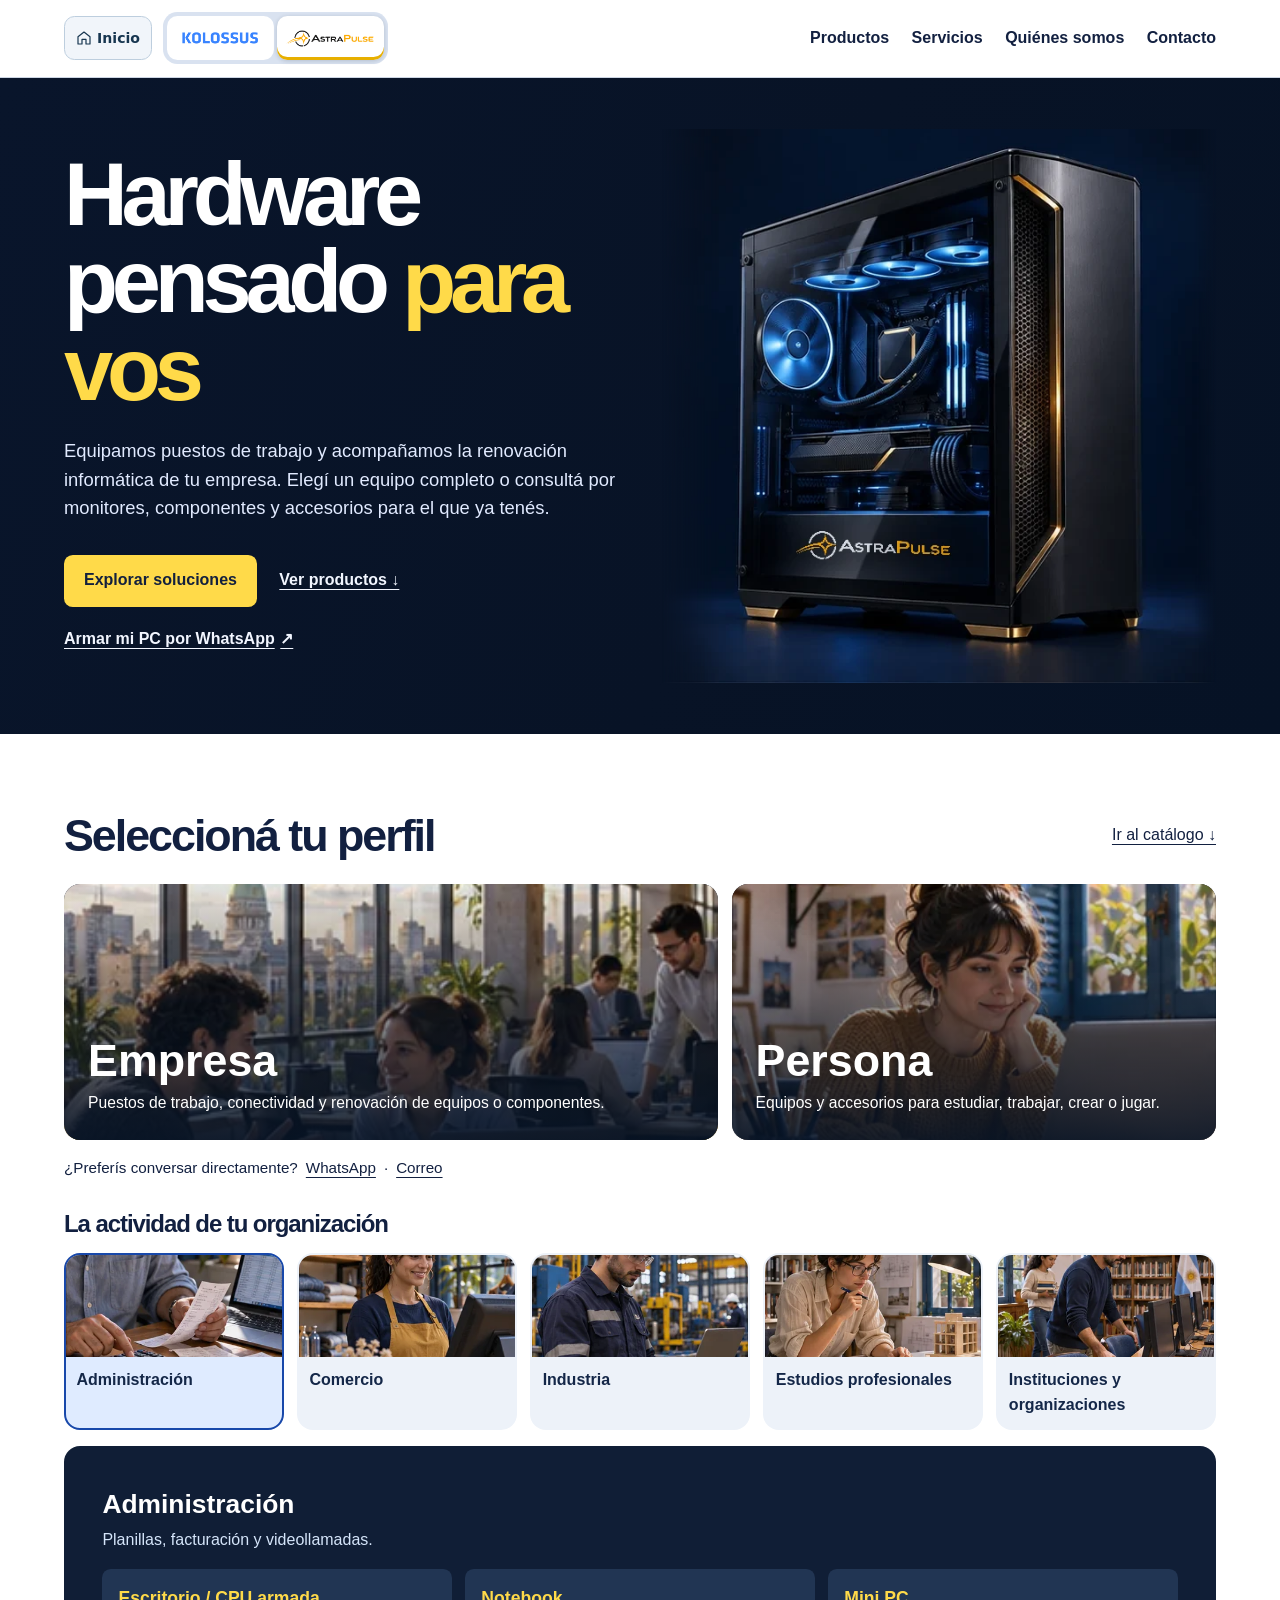
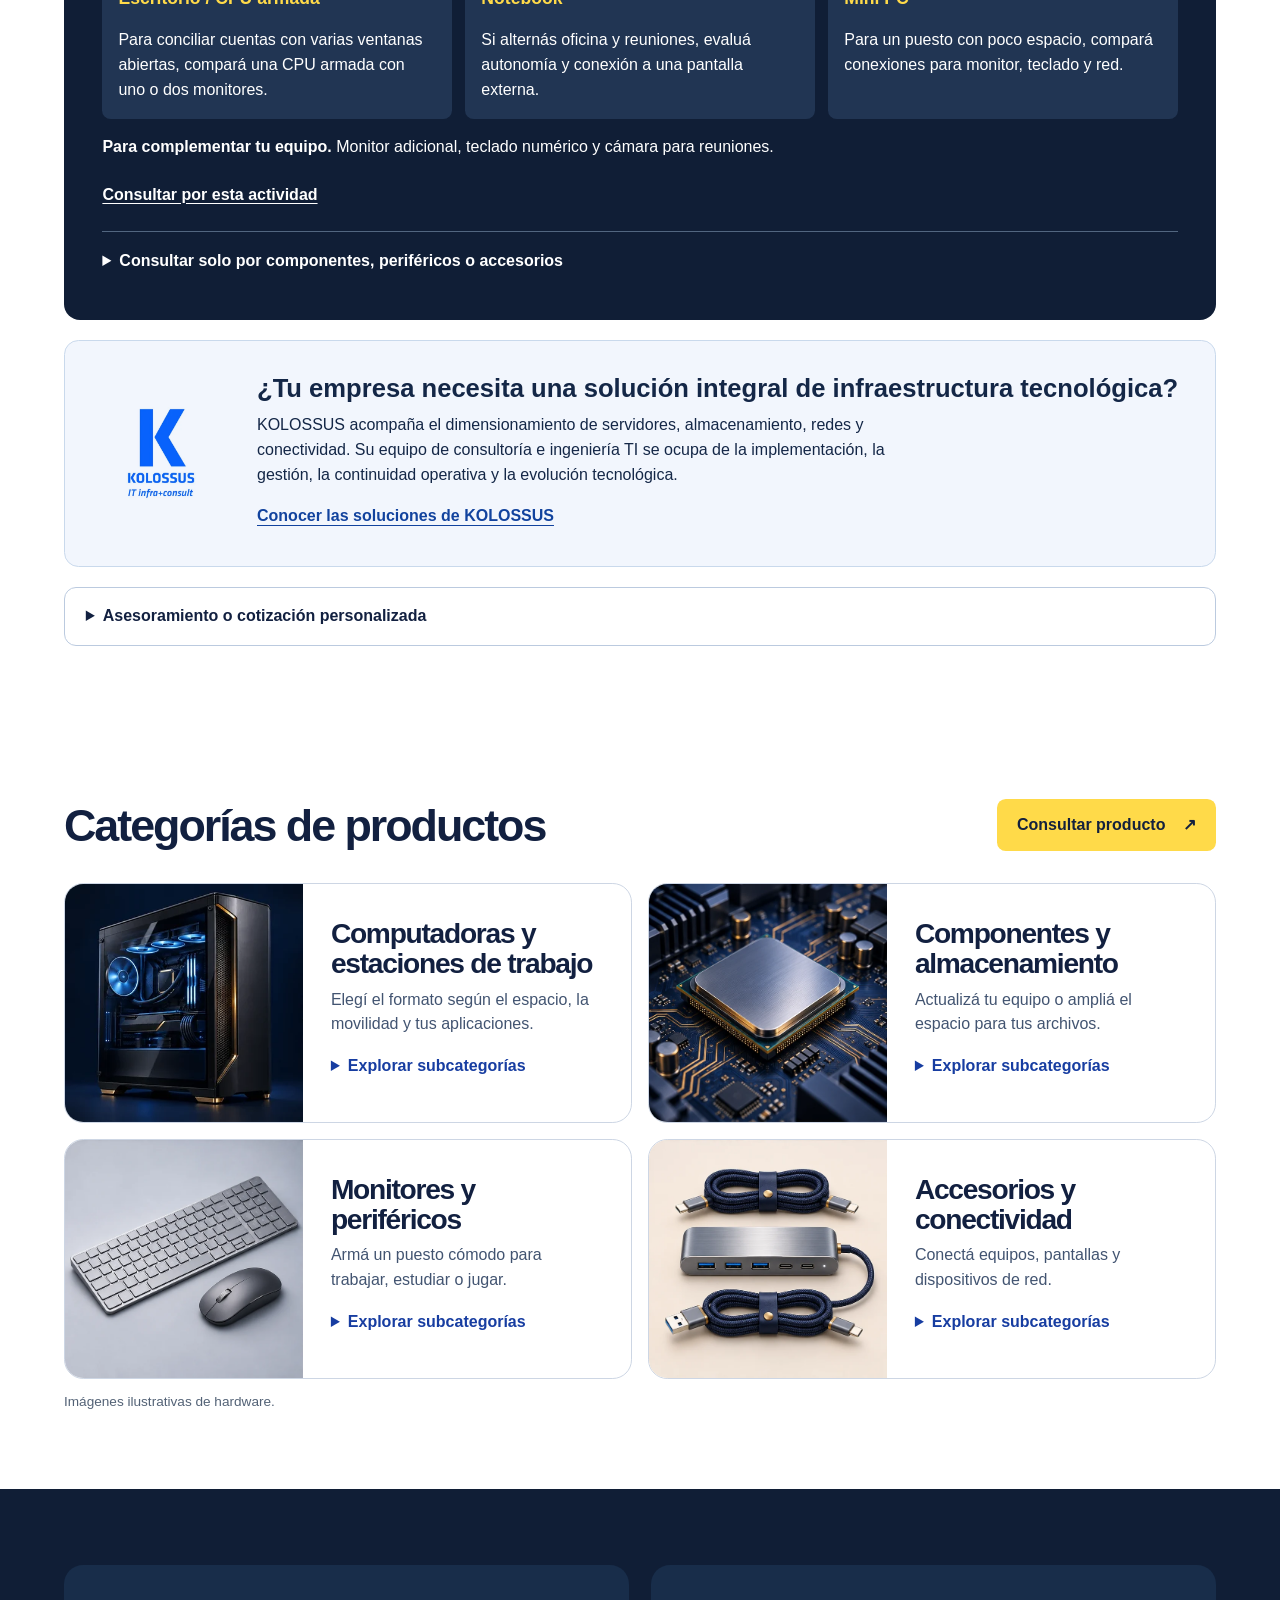
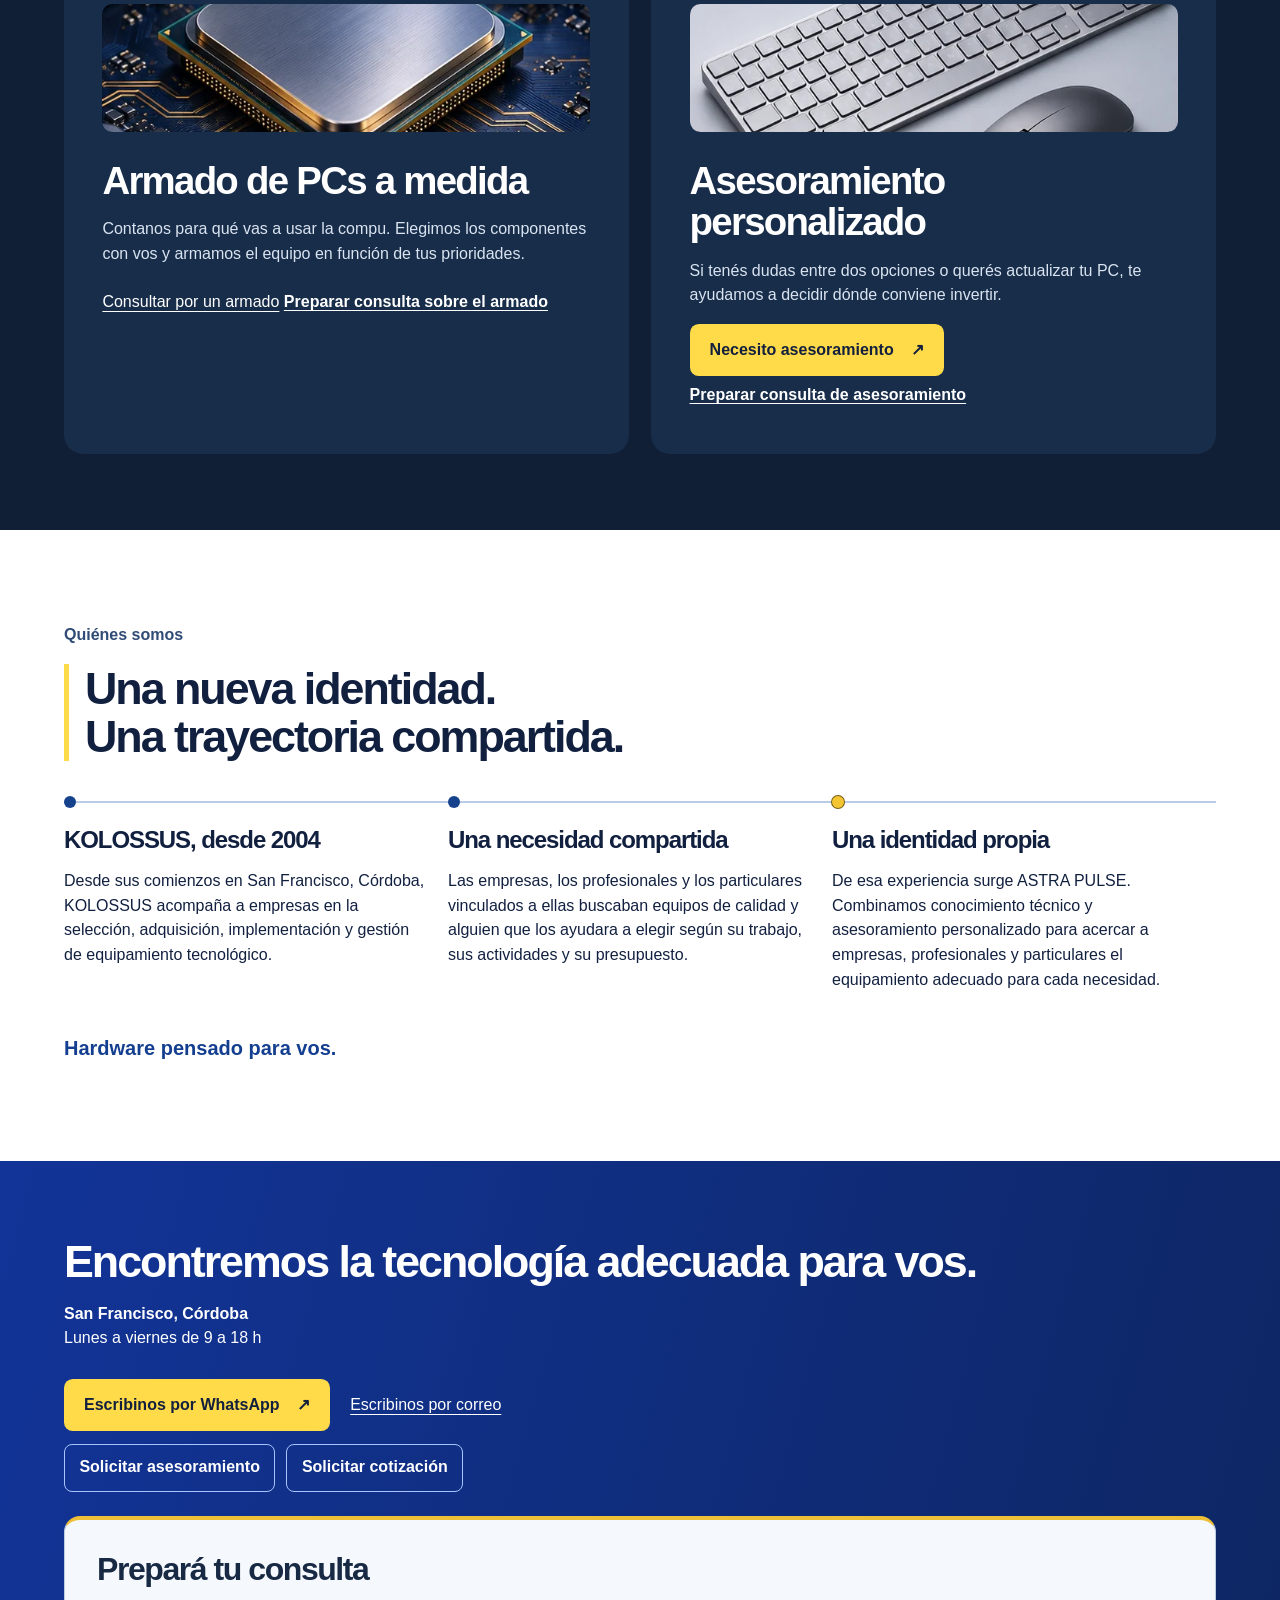
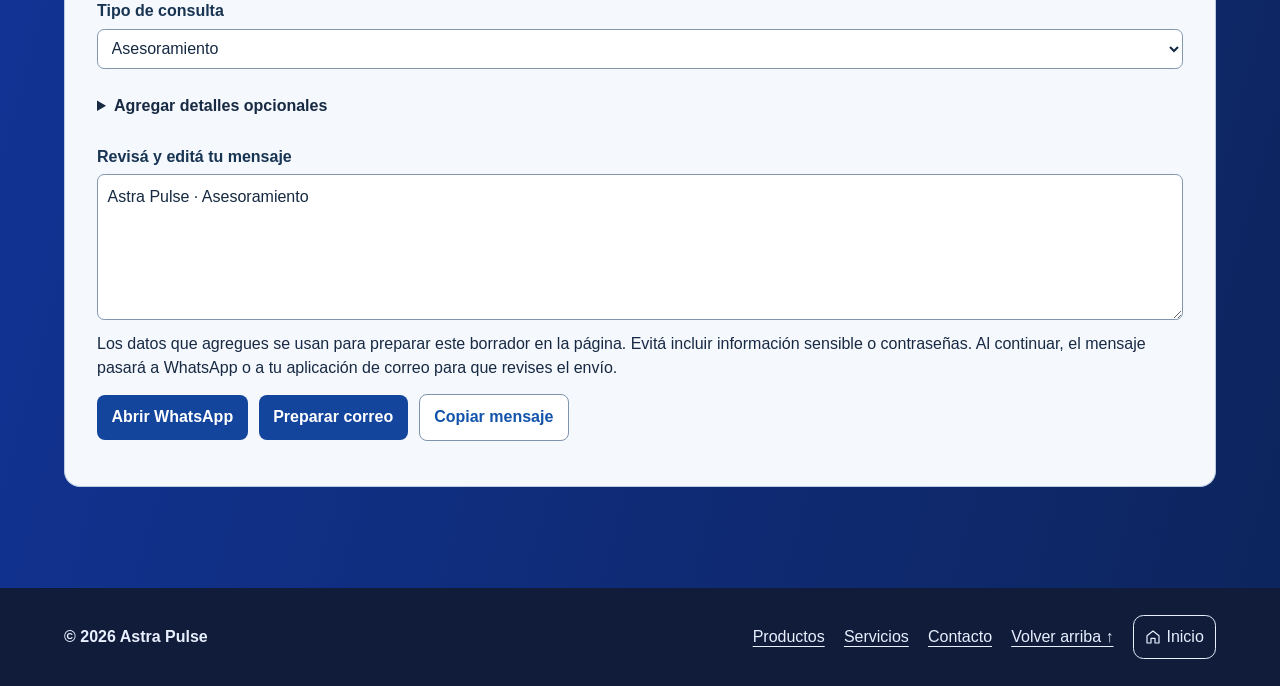
<file: starpulse/index.html>
<!doctype html>
<html lang="es-AR">
<head>
  <meta charset="utf-8">
  <meta name="viewport" content="width=device-width,initial-scale=1">
  <meta name="robots" content="noindex, follow">
  <title>Astra Pulse · Página trasladada</title>
  <style>body{font:1.1rem/1.6 system-ui;max-width:42rem;margin:10vh auto;padding:1rem}a{color:#16429a}.marcador{display:none}.marcador:target{display:block}</style>
  <script src="redirigir.js" defer></script>
</head>
<body><main><h1>Astra Pulse</h1><p>La página comercial cambió de dirección.</p>
<a id="destino" href="../astrapulse/index.html">Ir a Astra Pulse</a>
<p class="marcador" id="top"><a href="../astrapulse/index.html#top">Continuar a la sección guardada</a></p>
<p class="marcador" id="contenido"><a href="../astrapulse/index.html#contenido">Continuar a la sección guardada</a></p>
<p class="marcador" id="starpulse"><a href="../astrapulse/index.html#starpulse">Continuar a la sección guardada</a></p>
<p class="marcador" id="waPC"><a href="../astrapulse/index.html#waPC">Continuar a la sección guardada</a></p>
<p class="marcador" id="orientador"><a href="../astrapulse/index.html#orientador">Continuar a la sección guardada</a></p>
<p class="marcador" id="perfil-empresa"><a href="../astrapulse/index.html#perfil-empresa">Continuar a la sección guardada</a></p>
<p class="marcador" id="sol-administracion"><a href="../astrapulse/index.html#sol-administracion">Continuar a la sección guardada</a></p>
<p class="marcador" id="sol-comercio"><a href="../astrapulse/index.html#sol-comercio">Continuar a la sección guardada</a></p>
<p class="marcador" id="sol-industria"><a href="../astrapulse/index.html#sol-industria">Continuar a la sección guardada</a></p>
<p class="marcador" id="sol-estudios"><a href="../astrapulse/index.html#sol-estudios">Continuar a la sección guardada</a></p>
<p class="marcador" id="sol-instituciones"><a href="../astrapulse/index.html#sol-instituciones">Continuar a la sección guardada</a></p>
<p class="marcador" id="infra-title"><a href="../astrapulse/index.html#infra-title">Continuar a la sección guardada</a></p>
<p class="marcador" id="perfil-persona"><a href="../astrapulse/index.html#perfil-persona">Continuar a la sección guardada</a></p>
<p class="marcador" id="sol-hogar"><a href="../astrapulse/index.html#sol-hogar">Continuar a la sección guardada</a></p>
<p class="marcador" id="sol-estudio"><a href="../astrapulse/index.html#sol-estudio">Continuar a la sección guardada</a></p>
<p class="marcador" id="sol-gaming"><a href="../astrapulse/index.html#sol-gaming">Continuar a la sección guardada</a></p>
<p class="marcador" id="sol-trabajo"><a href="../astrapulse/index.html#sol-trabajo">Continuar a la sección guardada</a></p>
<p class="marcador" id="sol-creacion"><a href="../astrapulse/index.html#sol-creacion">Continuar a la sección guardada</a></p>
<p class="marcador" id="explore-wa"><a href="../astrapulse/index.html#explore-wa">Continuar a la sección guardada</a></p>
<p class="marcador" id="explore-email"><a href="../astrapulse/index.html#explore-email">Continuar a la sección guardada</a></p>
<p class="marcador" id="productos"><a href="../astrapulse/index.html#productos">Continuar a la sección guardada</a></p>
<p class="marcador" id="waProducto"><a href="../astrapulse/index.html#waProducto">Continuar a la sección guardada</a></p>
<p class="marcador" id="servicios"><a href="../astrapulse/index.html#servicios">Continuar a la sección guardada</a></p>
<p class="marcador" id="armado"><a href="../astrapulse/index.html#armado">Continuar a la sección guardada</a></p>
<p class="marcador" id="waAsesor"><a href="../astrapulse/index.html#waAsesor">Continuar a la sección guardada</a></p>
<p class="marcador" id="quienes"><a href="../astrapulse/index.html#quienes">Continuar a la sección guardada</a></p>
<p class="marcador" id="story-title"><a href="../astrapulse/index.html#story-title">Continuar a la sección guardada</a></p>
<p class="marcador" id="contacto"><a href="../astrapulse/index.html#contacto">Continuar a la sección guardada</a></p>
<p class="marcador" id="waBottom"><a href="../astrapulse/index.html#waBottom">Continuar a la sección guardada</a></p>
<p class="marcador" id="preparar-consulta"><a href="../astrapulse/index.html#preparar-consulta">Continuar a la sección guardada</a></p>
<p class="marcador" id="year"><a href="../astrapulse/index.html#year">Continuar a la sección guardada</a></p>
</main></body>
</html>
</file>
<file: entrada.css>
:root { font:100%/1.5 "Segoe UI",system-ui,sans-serif; color:#edf3ff; background:#0d192e; }
* { box-sizing:border-box; }
body { margin:0; min-height:100vh; background:radial-gradient(ellipse at 10% 30%,#173357 0,transparent 58%),linear-gradient(125deg,#0c192c,#101b2c 64%,#272735); }
main { width:min(67rem,90%); margin:auto; padding:clamp(2.5rem,6vh,5rem) 0; }
header { text-align:center; margin-bottom:clamp(1.6rem,4vh,3rem); }
h1,h2,p { margin:0; }
h1 { font-size:clamp(2.15rem,4.5vw,4.6rem); font-weight:650; line-height:1.03; letter-spacing:-.065em; }
header p { color:#bed0e8; margin-top:.8rem; font-size:clamp(1rem,2vw,1.3rem); }
.gateway { display:grid; grid-template-columns:repeat(2,minmax(0,1fr)); gap:clamp(1rem,3vw,2.75rem); }
.portal { display:flex; flex-direction:column; text-decoration:none; border-radius:1.4rem; color:#14223a; background:#fff; }
.copy { flex:1; display:flex; flex-direction:column; padding:clamp(1.25rem,3vw,2.5rem); }
.skip,.legacy { display:none; }
.skip { display:block; position:absolute; top:-6rem; }
.skip:focus,.legacy:target { display:block; position:relative; top:0; width:fit-content; margin:1rem auto; padding:.7rem; background:white; color:#103872; z-index:2; }
:focus-visible { outline:3px solid #fff; outline-offset:4px; box-shadow:0 0 0 6px #12549a; }
.error-home { margin-top:1.5rem; text-align:center; }
.error-home a { color:inherit; }

.home { position:relative; isolation:isolate; display:grid; align-content:center; min-height:100svh; background:#080e19; }
.home::before,.field { position:fixed; inset:0; width:100%; height:100%; z-index:-1; pointer-events:none; }
.field:not(.ready) {
  background-image:radial-gradient(circle at 17px 29px,#9ebfe5 0 1px,transparent 1.5px),radial-gradient(circle at 75px 40px,#d2c8a4 0 .8px,transparent 1.3px);
  background-size:139px 107px,179px 131px;
  opacity:.55;
}
.home::before { content:""; background:radial-gradient(ellipse at 6% 54%,#123b66 0,transparent 48%),radial-gradient(ellipse at 98% 52%,#45351e 0,transparent 44%),linear-gradient(#0b1422,#080d16); }
.home main { width:min(66rem,90%); padding:clamp(2rem,6vh,5rem) 0; }
.home header { margin:0 auto clamp(1.8rem,4vh,3rem); }
.home h1 { font-size:clamp(2.3rem,5.1vw,4.8rem); line-height:1.02; letter-spacing:-.058em; text-wrap:balance; }
.home h1 span { color:#c8d5e7; font-weight:450; }
.home header p { color:#c4d3e4; font-size:clamp(1rem,1.4vw,1.25rem); }
.home .gateway { position:relative; }
.home .portal { --accent:#88beff; --tone:#509afd; position:relative; border:1px solid #47678a; color:#f6f9ff; border-radius:1.15rem; background:linear-gradient(145deg,#1a334dcc,#0d1b2ded 65%); box-shadow:inset 0 1px #ffffff14,0 14px 40px #01061240; }
.home .star { --accent:#f9d178; --tone:#d5a44c; border-color:#79694c; background:linear-gradient(145deg,#373329df,#1a1c21f5 65%); }
.identity { display:grid; place-items:center; position:relative; isolation:isolate; overflow:hidden; height:clamp(9rem,19vh,12rem); border-radius:1.1rem 1.1rem 0 0; background:radial-gradient(ellipse at center,color-mix(in srgb,var(--tone) 19%,transparent),transparent 67%); }
.identity::before,.identity::after { content:""; position:absolute; z-index:-1; }
.identity::before { width:14.5rem; aspect-ratio:1; border:1px solid color-mix(in srgb,var(--accent) 21%,transparent); border-radius:50%; outline:1px dashed color-mix(in srgb,var(--accent) 18%,transparent); outline-offset:1.15rem; }
.identity::after { inset:0; background:linear-gradient(90deg,transparent,var(--tone),transparent) center / 100% 1px no-repeat; opacity:.23; }
.mark { display:grid; grid-template: minmax(0,1fr) / minmax(0,1fr); place-items:center; width:6.8rem; height:6.8rem; border-radius:50%; background:#fff; box-shadow:0 0 0 5px #ffffff0d,0 0 0 6px color-mix(in srgb,var(--accent) 35%,transparent),0 0 40px color-mix(in srgb,var(--tone) 25%,transparent); overflow:hidden; }
.mark img { display:block; width:auto; height:76%; }
.star .mark img { height:auto; width:86%; }
.home .copy { padding:0 clamp(1.3rem,3vw,2.5rem) clamp(1.2rem,2.5vw,2rem); }
.home h2 { line-height:1.08; font-size:clamp(1.75rem,3.1vw,2.8rem); letter-spacing:-.05em; }
.signature { color:var(--accent); font-size:1rem; font-weight:600; margin:.25rem 0 .75rem; }
.copy p:last-of-type { color:#deE6ef; max-width:37ch; margin-bottom:1.15rem; }
.enter { display:flex; align-items:center; justify-content:space-between; gap:.5rem; margin-top:auto; padding-top:.85rem; border-top:1px solid #ffffff30; font-weight:650; }
.enter b { border-radius:50%; background:var(--accent); color:#0b1827; width:2rem; height:2rem; display:grid; place-items:center; }
.connection { position:absolute; z-index:-1; left:46%; width:8%; top:50%; height:2px; background:linear-gradient(90deg,#80b9ff,#f4cf80); }
.connection i { position:absolute; left:50%; top:50%; width:7px; height:7px; background:#fff; border-radius:50%; box-shadow:0 0 14px 2px #bbd5ee; transform:translate(-50%,-50%); }
.controls { display:flex; justify-content:center; margin-top:1rem; }
.controls button { font:inherit; font-size:.86rem; min-height:44px; padding:.4rem .9rem; display:inline-flex; align-items:center; gap:.5rem; border-radius:2rem; color:#dce6f2; border:1px solid #64758a; background:#101a29; cursor:pointer; }
.controls button::before { content:""; border-inline:2px solid currentColor; width:3px; height:11px; }
.controls button[data-paused]::before { width:0; height:0; border:5px solid transparent; border-right:0; border-left:8px solid currentColor; }
.controls[hidden] { display:none; }
@media (max-width:40rem) {
  .gateway { grid-template-columns:1fr; }
  .home main { width:min(92%,32rem); padding-block:1.5rem; }
  .home header { text-align:left; margin-bottom:1.25rem; }
  .home h1 { font-size:clamp(2rem,8vw,3rem); }
  .home .portal { display:grid; grid-template-columns:clamp(4.65rem,21vw,8rem) 1fr; }
  .identity { height:100%; border-radius:1.1rem 0 0 1.1rem; }
  .identity::before { width:8rem; }
  .mark { width:clamp(3.6rem,15vw,5.5rem); height:auto; aspect-ratio:1; }
  .home .copy { padding:1rem .85rem 1rem .3rem; }
  .home h2 { font-size:clamp(1.55rem,6vw,2rem); }
  .signature { margin:.22rem 0 .55rem; }
  .enter { padding-top:.65rem; }
  .connection { position:static; grid-column:1; grid-row:2; width:2px; height:1rem; margin:-1rem auto; align-self:center; }
  .connection i { position:relative; display:block; }
  .home::before { background:radial-gradient(ellipse at 0 38%,#103459,transparent 67%),radial-gradient(ellipse at 100% 77%,#3e301d,transparent 58%),#080e19; }
}
@media (prefers-reduced-motion:no-preference) {
  .home .portal { transition:border-color .22s,box-shadow .22s,transform .22s; }
  .home .portal:is(:hover,:focus-visible) { border-color:var(--accent); box-shadow:0 0 32px color-mix(in srgb,var(--tone) 26%,transparent); transform:translateY(-2px); }
  .home .portal:active { transform:scale(.992); }
  .motion .connection i { animation:beacon 3.5s ease-in-out infinite; }
  .motion[data-still] .connection i { animation-play-state:paused; }
}
@keyframes beacon { 50% { opacity:.4; } }
</file>
<file: styles.css>
:root {
  --ink: #122040;
  --blue: #153aab;
  --gold: #ffda49;
  --line: #cdd6e4;
  font: 100%/1.55 "Segoe UI", Arial, sans-serif;
  color: var(--ink);
  scroll-behavior: smooth;
}
* { box-sizing: border-box; }
body { margin: 0; }
a { color: inherit; text-underline-offset: .25em; }
a:focus-visible { box-shadow: 0 0 0 4px white; outline: 3px solid #122040; outline-offset: 4px; }
.wrap { width: min(74rem, 90%); margin-inline: auto; }
.bar, nav, .row, .actions { display: flex; align-items: center; gap: 1.4rem; }
.bar, .row { justify-content: space-between; }
.header { position: sticky; top: 0; z-index: 5; background: white; border-bottom: 1px solid var(--line); }
.header.scrolled { box-shadow: 0 3px 14px #12204016; }
.bar { min-height: 4.8rem; }
.logo { display: block; width: 7.5rem; height: auto; }
nav a, .partner { text-decoration: none; font-weight: 600; }
nav a { padding-block: .5rem; }
nav a:hover, nav a[aria-current="location"] { text-decoration: underline; color: var(--blue); }
.partner { border: 1px solid var(--line); padding: .48rem .85rem; border-radius: .45rem; }
.skip { position: fixed; top: -5rem; z-index: 10; padding: .7rem; background: white; }
.skip:focus { top: .2rem; }
.hero { overflow: hidden; color: white; background: linear-gradient(115deg,#101e48 5%,#12338e 65%,#2453bd); }
.split { display: grid; grid-template-columns: 1.05fr 1fr; align-items: center; gap: 3rem; padding-block: clamp(3.2rem,7vw,7rem); }
h1,h2,h3 { line-height: 1.08; letter-spacing: -.045em; margin: 0; }
h1 { font-size: clamp(3rem,6.9vw,6.8rem); }
h1 em { color: var(--gold); font-style: normal; }
.hero p { color: #e1eaff; max-width: 36rem; font-size: 1.15rem; margin-block: 1.5rem 2rem; }
.actions { flex-direction: column; align-items: flex-start; gap: .65rem; }
.explore-actions { display: flex; flex-wrap: wrap; align-items: center; gap: .4rem clamp(.65rem, 2vw, 1.4rem); }
.actions .more { display: inline-flex; align-items: center; gap: .35em; min-height: 44px; }
@media (max-width: 24rem) {
  .explore-actions .button { padding-inline: .5rem; }
}
.button { display: inline-flex; align-items: center; justify-content: space-between; gap: 1.1rem; padding: .85rem 1.25rem; border-radius: .55rem; text-decoration: none; font-weight: 700; background: var(--gold); color: #13203d; }
.button:hover { background: #ffe876; transform: translateY(-2px); }
.more { font-weight: 600; }
.art { display: grid; place-items: center; padding: 6%; border-radius: 50%; aspect-ratio: 1.2; background: repeating-radial-gradient(circle,#99bcff35 0 1px,transparent 2px 13%),radial-gradient(ellipse,#fff 0%,#dbe7ff 42%,transparent 72%); }
.art img { width: 100%; height: auto; }
.block { padding-block: clamp(3rem,6vw,6rem); }
h2 { font-size: clamp(2rem,3.5vw,3.6rem); }
h3 { font-size: 1.5rem; }
.cards { display: grid; grid-template-columns: repeat(3,1fr); gap: 1rem; margin-top: 2rem; }
.cards article { padding: clamp(1.25rem,3vw,2.5rem); border-radius: .75rem; border: 1px solid var(--line); background: #f6f8fd; }
.cards svg { width: 3rem; color: var(--blue); margin-bottom: 1.3rem; }
.cards p { margin-bottom: 0; }
.services { background: #eaf0ff; }
.service-grid { display: grid; grid-template-columns: 1fr 1fr; gap: clamp(2rem,7vw,7rem); }
.service-grid p { max-width: 37rem; }
.service-grid li { margin-bottom: .6rem; }
.service-grid ul { padding-left: 1.2rem; }
#contacto { background: var(--blue); color: white; }
footer { background: #101c39; color: #e8efff; padding-block: 1.7rem; }
@media (max-width: 50rem) {
  .bar { flex-wrap: wrap; gap: .4rem; padding-block: .6rem; }
  nav { flex-wrap: wrap; order: 1; width: 100%; justify-content: space-between; gap: .35rem; font-size: .92rem; }
  .split { gap: 1rem; }
}
@media (max-width: 39rem) {
  .split,.cards,.service-grid { grid-template-columns: 1fr; }
  .art { width: min(85%,20rem); margin: auto; }
  .row { flex-wrap: wrap; }
}
@media (prefers-reduced-motion: no-preference) {
  .button { transition: transform .16s, background .16s; }
  .art img { animation: arrive .5s ease-out both; }
  @keyframes arrive { from { opacity: .6; transform: translateY(6px); } }
}
@media (prefers-reduced-motion: reduce) { :root { scroll-behavior: auto; } }
/* Portada y categorías de hardware */
.hero { background:linear-gradient(112deg,#09152b,#081326 58%,#061225); }
.split { grid-template-columns:1.05fr 1fr; gap:1rem; padding-block:clamp(2.6rem,4vw,4.5rem); }
.hero h1 { letter-spacing:-.07em; line-height:.99; }
.hero .art { width:100%; padding:0; margin:0; border-radius:0; aspect-ratio:1; background:none; position:relative; }
.hero .art > img { mask-image:linear-gradient(to right,transparent,#000 10%,#000 96%,transparent); display:block; width:100%; height:100%; object-fit:contain; animation:none; }
.more { color:#f2f6ff; }
.cards { grid-template-columns:repeat(2,minmax(0,1fr)); align-items:stretch; }
.cards article { background:white; display:grid; grid-template-columns:42% 1fr; border-radius:1.2rem; padding:0; overflow:hidden; }
.cards img { display:block; width:100%; height:100%; min-height:0; object-fit:cover; }
.category-copy { align-self:center; padding:clamp(1rem,2.2vw,2rem); }
.category-copy h3 { font-size:clamp(1.4rem,2.2vw,2.1rem); }
.category-copy p { color:#425471; margin:.5rem 0; }
.category-copy summary { width:fit-content; cursor:pointer; padding:.55rem 0; color:#173da1; font-weight:650; }
.category-copy ul { margin:.2rem 0; padding-left:1.2rem; }
summary:focus-visible { outline:3px solid var(--blue); outline-offset:2px; }
.image-note { font-size:.85rem; color:#536276; margin:.75rem 0 0; }
.services { background:#101e36; color:white; }
.services .service-grid { gap:1.4rem; }
.service-panel { background:#182d4a; padding:clamp(1.4rem,3vw,2.7rem); border-radius:1.2rem; position:relative; overflow:hidden; }
.service-panel img { width:100%; height:8rem; object-fit:cover; border-radius:.65rem; margin-bottom:1.25rem; }
.service-panel h2 { font-size:clamp(1.85rem,3vw,2.65rem); }
.service-panel p { color:#dae4f1; }
#quienes h2 { border-left:5px solid var(--gold); padding-left:1rem; }
#quienes li::marker { color:#214caa; }
#contacto { background:linear-gradient(105deg,#123498,#0d255e); }
.footer-links { display:flex; gap:.75rem 1.2rem; flex-wrap:wrap; }
@media(max-width:50rem) {
  .cards article { grid-template-columns:1fr; }
  .cards img { height:9rem; }
}
@media(max-width:39rem) {
  .cards article { display:block; }
  .cards img { height:12rem; }
  .split,.cards { grid-template-columns:1fr; }
  .hero .art { max-width:21rem; margin-inline:auto; }
}
</file>
<file: experience.css>
/* Selector y encabezado compartidos */
.header { position: sticky; top: 0; z-index: 5; background: #fffffff2; }
#inicio .header { background: #0b151cf2; }
@supports (backdrop-filter: blur(12px)) {
  .header.scrolled { background: #ffffffdb; backdrop-filter: blur(16px); }
  #inicio .header.scrolled { background: #0b151cdb; }
}
.header .bar { width: min(74rem, 90%); min-height: 4.8rem; padding-block: .65rem; gap: 1rem; }
.brands { display: inline-flex; align-items: stretch; padding: 4px; gap: 3px; background: #d9e2f0; border-radius: .9rem; }
.brands a { display: grid; place-items: center; min-width: 6.1rem; height: 2.45rem; border-radius: .65rem; text-decoration: none; color: #233046; font: 700 1rem/1 system-ui,sans-serif; }
.brands img { width: 5.5rem; height: auto; border-radius: 3px; }
.brands a[aria-current="page"] { background: white; box-shadow: inset 0 -3px #e7af00, 0 1px 4px #10203830; }
#inicio .brands { background: #283a44; }
#inicio .brands a[aria-current] { background: #173236; color: #c7fff1; box-shadow: inset 0 -3px #8de1cf; }
.skip:focus { z-index: 10; }
:root { scroll-padding-top:5.5rem; }
@media (max-width:50rem) { :root { scroll-padding-top:7.5rem; } }
#inicio .hero { position: relative; overflow: hidden; isolation: isolate; }
#inicio .hero .wrap { position: relative; }
.architecture { position: absolute; inset: 0 0 0 58%; display: grid; place-content: center; opacity: .8; pointer-events: none; }
.architecture i { grid-area: 1 / 1; width: clamp(10rem,19vw,20rem); aspect-ratio: 1; border: 1px solid #92e5db; border-radius: 12%; transform: translateY(var(--level,0)) rotate(-32deg) skew(18deg); background: repeating-linear-gradient(90deg,transparent 0 18px,#75d1c322 19px 20px),linear-gradient(145deg,#467778,#163239 75%); box-shadow: 0 8px 0 #102b31,0 9px 0 #65aea9,0 16px 30px #07141866; }
.architecture i:first-child { --level: 3rem; }
.architecture i:last-child { --level: -3rem; }
.cards article,.services li { position: relative; }
.cards article { overflow: hidden; }
@media (hover:hover) and (pointer:fine) {
  .cards article:hover,.services li:hover { box-shadow: 0 10px 24px #13223b18; background-image: radial-gradient(circle at var(--light-x,50%) var(--light-y,50%),#83b5ff38,transparent 70%); }
}
@media (max-width: 50rem) {
  .header .bar { flex-wrap: wrap; gap: .4rem; }
  .header nav { width: 100%; order: 1; justify-content: space-between; gap: .35rem; font-size: .92rem; }
  .architecture { opacity: .2; inset-inline-start: 65%; }
}
@media (prefers-reduced-motion:no-preference) {
  html { scroll-behavior: smooth; }
  ::view-transition-group(root) { animation-duration: .22s; }
  .brands a,.button,.cards svg,.cards article,.services li { transition: transform .2s ease, background-color .2s, box-shadow .2s; }
  .button:active,.brands a:active { transform: scale(.98); }
  @media (hover:hover) and (pointer:fine) {
    .cards article:hover,.services li:hover { transform: translateY(-3px); }
    .cards article:hover svg { transform: scale(1.06); }
  }
}
@media (prefers-reduced-motion:reduce) {
  ::view-transition-group(*),::view-transition-old(*),::view-transition-new(*) { animation: none; }
  .button:hover { transform: none; }
}
/* Logotipos del selector compartido */
.brands a { min-width:6.7rem; position:relative; background-color:white; }
.brands .kolossus-mark { width:5rem; height:auto; }
.brands a:not([aria-current]) img { opacity:.8; }
.brands a:hover img,.brands a:focus-visible img { opacity:1; }
@media (prefers-reduced-motion:no-preference) {
  .brands img { transition:opacity .18s ease,transform .18s ease; }
  .brands a:hover img { transform:scale(1.035); }
}
.brand-home { display:flex; align-items:center; gap:.65rem; flex-wrap:wrap; }
.joint-link { color:inherit; font:600 .88rem/1.2 system-ui,sans-serif; text-underline-offset:.2em; padding-block:.5rem; }
@media(max-width:25rem) { .brand-home { gap:.3rem; } }

@media (prefers-reduced-motion:reduce) { ::view-transition-group(*),::view-transition-old(*),::view-transition-new(*) { animation:none; } }

.header .brand-home .brands a { min-height:44px; }
.header .joint-link,.header nav a { display:inline-flex; align-items:center; min-height:44px; box-sizing:border-box; }
.header .joint-link { line-height:1.15; padding:.4rem .7rem; border:1px solid #bdcede; border-radius:.65rem; background:#f1f5fa; color:#173650; text-decoration:none; font-weight:650; }
.header .joint-link:is(:hover,:focus-visible) { background:#e4effa; border-color:#527594; }
footer a:has(.inicio-icono) { padding-inline:.7rem; border:1px solid currentColor; border-radius:.65rem; text-decoration:none; }
footer a { display:inline-flex; align-items:center; min-height:2.75rem; }
@media (max-width:50rem) {
  .header .bar { padding-block:.25rem; gap:.15rem; }
  .header .bar nav { justify-content:space-between; gap:0 .25rem; }
}
@media (max-width:25rem) {
  .header .bar { width:94%; }
  .header .brand-home { width:100%; justify-content:space-between; }
  .brands a { min-width:4.9rem; }
  .brands img,.brands .kolossus-mark { max-width:4.4rem; }
  .header nav a { font-size:.875rem; }
}
@media (max-height:30rem) {
  .header { position:relative; }
  html:root { scroll-padding-top:1rem; }
}

.inicio-icono { flex:none; margin-inline-end:.35em; }
</file>
<file: explore.css>
.explore [hidden] { display:none; }
.explore-head,.direct,.send,.intents { display:flex; align-items:center; gap:1rem; flex-wrap:wrap; }
.explore-head { justify-content:space-between; margin-bottom:1.5rem; }
.profile-grid,.activity-grid,.alternatives { display:grid; gap:.85rem; }
.profile-grid { grid-template-columns:1.35fr 1fr; }
.profile-card,.activity-card { position:relative; overflow:hidden; border-radius:1rem; text-decoration:none; }
.profile-card { display:flex; align-items:end; isolation:isolate; min-height:clamp(11rem,20vw,17rem); color:white; background:#101c30; }
.profile-card img { position:absolute; inset:0; z-index:-2; width:100%; height:100%; object-fit:cover; }
.profile-card::before { content:""; position:absolute; inset:0; z-index:-1; background:linear-gradient(transparent,#071426e8); }
.profile-card span { padding:1.5rem; }
.profile-card strong,.profile-card small { display:block; }
.profile-card strong { font-size:clamp(1.75rem,3.5vw,3.4rem); line-height:1.1; }
.profile-card small { font-size:.98rem; margin-top:.35rem; }
.profile-card[aria-current=true] { box-shadow:inset 0 -5px #ffda49; }
.direct { margin-block:1rem 2rem; font-size:.95rem; gap:.5rem; }
.activity-grid { grid-template-columns:repeat(5,minmax(0,1fr)); margin-block:1rem; }
.activity-card { color:#142748; background:#edf2f9; display:flex; flex-direction:column; border:2px solid transparent; }
.activity-card img { width:100%; height:clamp(5rem,8vw,8rem); object-fit:cover; }
.activity-card span { padding:.65rem; font-weight:650; }
.activity-card[aria-current=true] { border-color:#1848aa; background:#dfebff; }
.solution { background:#101e36; color:white; padding:clamp(1.3rem,3vw,2.6rem); border-radius:1rem; margin-block:.85rem; }
.solution h4 { margin:0; font-size:1.65rem; }
.solution .tasks { margin:.2rem 0 1rem; color:#d5e5fa; }
.alternatives { grid-template-columns:repeat(auto-fit,minmax(min(100%,14rem),1fr)); }
.alternatives div { padding:1rem; background:#213553; border-radius:.55rem; }
.alternatives h5 { font-size:1.1rem; margin:0; color:#ffda49; }
.alternatives p,.solution>p:last-child { margin-bottom:0; }
.consult { border:1px solid #bbcadf; border-radius:.75rem; }
.consult summary,.compose { padding:1rem 1.3rem; }
.consult summary { cursor:pointer; font-weight:700; }
.message,.meet { display:block; margin:1rem 0; }
.message textarea { display:block; width:100%; padding:.7rem; margin-top:.4rem; font:inherit; }
.intents button { font:inherit; cursor:pointer; border:1px solid #8296b6; padding:.45rem .9rem; border-radius:2rem; background:white; }
.intents button[aria-pressed=true] { background:#16387e; color:white; }
.explore :focus-visible { outline:3px solid #b55b0c; outline-offset:3px; }
@media(max-width:45rem) { .activity-grid { grid-template-columns:repeat(2,minmax(0,1fr)); } .profile-grid,.alternatives { grid-template-columns:1fr; } .profile-card { min-height:9rem; } }
@media(prefers-reduced-motion:no-preference) { .profile-card img,.activity-card img { transition:transform .3s ease; } .profile-card:hover img,.activity-card:hover img { transform:scale(1.035); } .solution:not([hidden]) { animation:explore-in .23s ease-out; } @keyframes explore-in { from { opacity:.8; transform:translateY(4px); } } }

.parts-consult { margin-top:1rem; border-top:1px solid #526680; padding-top:.65rem; }
.parts-consult summary { cursor:pointer; font-weight:650; padding-block:.45rem; }
.parts-consult .send a { padding-block:.55rem; }
</file>
<file: vinculos.css>
.brand-referral { display:grid; grid-template-columns:minmax(5rem,8rem) minmax(0,1fr); gap:clamp(1rem,3vw,2rem); align-items:center; margin:1.25rem 0; padding:clamp(1.15rem,3vw,2rem); border:1px solid #c9d9ec; border-radius:.9rem; background:#f2f6fd; color:#142747; }
.brand-referral img { width:100%; max-height:5.8rem; object-fit:contain; mix-blend-mode:multiply; }
.brand-referral h3,.brand-referral h4 { margin:0; font-size:clamp(1.2rem,2vw,1.65rem); line-height:1.18; }
.brand-referral p { max-width:76ch; margin:.65rem 0; }
.brand-referral a { display:inline-block; padding:.35rem 0; color:#12439e; font-weight:700; text-underline-offset:.22em; }
#servicio-equipamiento .brand-referral { margin:0 1rem 1rem; grid-template-columns:1fr; background:#fffaf0; border-color:#dfd5b5; }
#servicio-equipamiento .brand-referral img { width:7.5rem; }
.story header p { font-weight:650; color:#304b76; }
.storyline { list-style:none; padding:0; display:grid; grid-template-columns:repeat(3,minmax(0,1fr)); gap:0; margin:2.5rem 0 1.5rem; }
.storyline li { position:relative; padding:1.5rem 1.3rem 0 0; border-top:2px solid #b9cbe6; }
.storyline li::before { content:""; position:absolute; left:0; top:-.42rem; width:.75rem; height:.75rem; background:#16418c; border-radius:50%; }
.storyline li:last-child::before { background:#f4c532; box-shadow:0 0 0 1px #795d13; }
.story-signature { font-size:1.25rem; font-weight:700; color:#143f90; }
@media(max-width:42rem) {
  .brand-referral { grid-template-columns:1fr; } .brand-referral img { width:auto; max-width:8rem; height:3.5rem; }
  .storyline { grid-template-columns:1fr; }
  .storyline li { border-top:0; border-left:2px solid #b9cbe6; padding:0 0 1.3rem 1.4rem; }
  .storyline li::before { left:-.43rem; top:.35rem; }
}
@media(prefers-reduced-motion:no-preference) { .brand-referral a { transition:color .2s; } .brand-referral a:hover { color:#071d4c; } }
</file>
<file: contacto.css>
.contact-editor { --accent:#1354ab; margin:1.5rem 0; padding:clamp(1rem,3vw,2rem); border:1px solid #bbcce1; border-radius:1rem; color:#172943; background:#f5f8fc; }
.contact-editor[hidden],.contact-editor [hidden] { display:none; }
.contact-editor h3 { font-size:clamp(1.4rem,3vw,2rem); margin:0 0 .8rem; }
.contact-editor label { display:grid; gap:.3rem; color:#183453; font-weight:650; }
.contact-editor :is(input,select,textarea) { font:inherit; font-weight:400; color:#142841; background:white; min-width:0; width:100%; box-sizing:border-box; padding:.6rem; border:1px solid #8195ad; border-radius:.45rem; }
.contact-editor textarea { resize:vertical; }
.contact-fields,.contact-actions { display:flex; flex-wrap:wrap; gap:.7rem; }
.contact-fields label { flex:1 1 13rem; }
/* WebKit propaga el ancho interno de las opciones largas al documento. */
.contact-fields label:has([data-recipient]) { min-width:0; overflow:clip; overflow-clip-margin:6px; }
.contact-fields [data-recipient]:focus-visible { outline-offset:-3px; }
.contact-editor details { margin:1rem 0; }
.contact-editor summary { cursor:pointer; padding:.6rem 0; font-weight:650; }
.contact-context { white-space:pre-line; font-weight:650; }
.contact-actions { align-items:center; margin:.8rem 0; }
.contact-editor button,.contact-actions a { font:inherit; font-weight:650; display:inline-block; padding:.65rem .9rem; border-radius:.5rem; cursor:pointer; }
.contact-editor button { color:var(--accent); background:white; border:1px solid #8093ad; }
.contact-actions a { background:#13459d; color:white; text-decoration:none; }
.contact-actions a:not([href]) { opacity:.65; cursor:default; }
#contacto .contact-editor a { color:white; }
.contact-editor :focus-visible { outline:3px solid #c26100; outline-offset:3px; }
.contact-editor p { margin:.75rem 0; }
.contact-star .contact-editor { border-top:4px solid #eec038; }
a[data-compose] { display:inline-block; margin:.45rem .6rem .45rem 0; font-weight:650; text-underline-offset:.2em; }
.solution-list a[data-compose] { margin:0 1rem 1rem; }

.contact-star .block > .row { align-items:flex-start; flex-wrap:wrap; justify-content:flex-start; gap:.75rem 1.25rem; }
.contact-star .block > .row > div { flex-basis:100%; }
.contact-star .block > .row > a { align-self:center; }
.contact-star .block > .contact-actions a { color:white; background:transparent; border:1px solid #a7c4ff; margin:0; }
.contact-editor :is(input,textarea,select) { font-size:max(1rem,16px); }
</file>
<file: kolossus/styles.css>
:root { --blue:#0866ff; --ink:#0f172a; --mist:#f1f5f9; color:var(--ink); font:100%/1.55 "Segoe UI",Arial,sans-serif; }
* { box-sizing:border-box; }
body { margin:0; background:#fff; }
.wrap { width:min(74rem,90%); margin-inline:auto; }
a { color:inherit; text-underline-offset:.25em; }
a:focus-visible,summary:focus-visible { outline:3px solid #feaa25; outline-offset:4px; box-shadow:0 0 0 4px #172642; }
.skip { position:fixed; top:-5rem; padding:.65rem; background:white; }
.skip:focus { top:.3rem; }
#inicio .header { background:#ffffffef; color:var(--ink); border-bottom:1px solid #d6dfed; }
#inicio .header.scrolled { background:#fffffff0; }
#inicio .brands { background:#e2e8f0; }
#inicio .brands a[aria-current] { background:#fff; color:#123873; box-shadow:inset 0 -3px var(--blue),0 1px 5px #10203822; }
.bar,nav,.actions,.foot,.pillars { display:flex; align-items:center; flex-wrap:wrap; gap:1rem 1.6rem; }
.bar,.foot { justify-content:space-between; }
nav a { font-weight:600; text-decoration:none; padding-block:.4rem; }
nav a:hover,nav a[aria-current] { text-decoration:underline; color:#004bc7; }
h1,h2,h3,p,blockquote { margin:0; }
h1,h2,h3 { line-height:1.05; letter-spacing:-.045em; }
h1 { font-size:clamp(2.55rem,6.2vw,6rem); }
h1 em { color:var(--blue); font-style:normal; }
h2 { font-size:clamp(2rem,3.6vw,3.65rem); }
h3 { font-size:1.45rem; }
.hero-grid,.dual,.people { display:grid; align-items:center; gap:clamp(2rem,5vw,5rem); }
.hero-grid { grid-template-columns:1.25fr 1fr; padding-block:clamp(3rem,6vw,6rem); }
.eyebrow { color:#004bc7; font-size:.86rem; font-weight:700; letter-spacing:.08em; margin-bottom:1.1rem; }
.intro { max-width:34rem; margin-block:1.4rem 2rem; font-size:1.2rem; color:#435169; }
.actions a,.people a { font-weight:650; }
.button { padding:.78rem 1.15rem; border-radius:.6rem; background:#0759df; color:white; text-decoration:none; }
.blueprint { min-height:clamp(15rem,29vw,27rem); display:grid; place-items:center; overflow:hidden; border:1px solid #ccdaed; border-radius:1.3rem; background-color:#f5f8ff; background-image:linear-gradient(#cbdcf680 1px,transparent 1px),linear-gradient(90deg,#cbdcf680 1px,transparent 1px); background-size:28px 28px; }
.blueprint img { width:clamp(7.3rem,13vw,12rem); height:auto; mix-blend-mode:multiply; }
.section,.mission,.history { padding-block:clamp(3.3rem,6vw,6rem); }
.dual { grid-template-columns:.8fr 1.4fr; }
.mission,.history,footer { background:var(--ink); color:white; }
.mission h2 { color:#aecaff; font-size:1.35rem; }
blockquote { font-size:clamp(1.45rem,2.55vw,2.65rem); line-height:1.32; letter-spacing:-.035em; }
.bento,.people { margin-block:2rem; }
.bento { display:grid; grid-template-columns:repeat(6,minmax(0,1fr)); gap:1rem; align-items:start; }
.service { grid-column:span 2; border:1px solid #d2dcec; background:var(--mist); border-radius:1rem; overflow:hidden; }
.service:nth-child(1),.service:nth-child(2) { grid-column:span 3; }
.service:nth-child(5),.service:nth-child(6) { grid-column:span 2; }
.service:last-child { grid-column:1/-1; }
.service:first-child { color:white; background:linear-gradient(115deg,#0844ac,var(--blue)); }
.service summary { cursor:pointer; display:grid; grid-template-columns:1fr auto; align-content:start; gap:1rem; min-height:8.4rem; padding:1.45rem; list-style:none; }
.service summary::-webkit-details-marker { display:none; }
.service summary:focus-visible { outline-offset:-5px; }
.service svg { width:28px; height:28px; fill:none; stroke:currentColor; stroke-width:1.5; grid-column:1; }
.service summary::after { content:"+"; grid-area:1/2; font-size:1.35rem; }
.service[open] summary::after { content:"−"; }
.service summary span { grid-column:1/-1; font-weight:700; font-size:1.25rem; line-height:1.2; }
.service small { font-weight:600; color:#18458a; }
.service ul { margin:0; padding:0 1.8rem 1.5rem 2.6rem; }
.service:hover { border-color:#0866ff; }
.history { background:linear-gradient(125deg,#0c244c,#0f172a); }
.number { font-size:clamp(5rem,12vw,10rem); font-weight:750; line-height:1; letter-spacing:-.09em; }
.number span { color:#78acff; }
.history h2+p,#contacto h2+p { margin-top:1rem; }
.history h3 { margin-top:1.8rem; }
.pillars { padding:0; list-style:none; }
.pillars li { border-bottom:2px solid #4f94ff; padding-block:.35rem; }
.people { grid-template-columns:repeat(2,minmax(0,1fr)); gap:1rem; align-items:stretch; }
.people article { background:var(--mist); border-top:3px solid var(--blue); padding:1.6rem; border-radius:.35rem; }
.people a { display:block; width:fit-content; margin-top:.85rem; color:#064db7; overflow-wrap:anywhere; }
.foot { padding-block:2rem; }
@media (max-width:50rem) { .header nav { justify-content:flex-start; gap:1.2rem; } .bento { grid-template-columns:repeat(2,minmax(0,1fr)); } .bento .service { grid-column:auto; } }
@media (max-width:40rem) { .hero-grid,.dual,.people,.bento { grid-template-columns:1fr; } .blueprint { min-height:13rem; } .service summary { min-height:auto; } .actions { gap:1rem; } }
@media (prefers-reduced-motion:no-preference) and (hover:hover) { .service { transition:border-color .2s,transform .2s; } .service:hover { transform:translateY(-2px); } }

/* Trayectoria institucional */
.history-layout { display:grid; grid-template-columns:minmax(0,.85fr) minmax(0,1.4fr); gap:clamp(2rem,5vw,4rem); }
.history-layout header { align-self:start; }
.history-layout :is(h2,h3) { margin:.45rem 0 .85rem; }
.history-layout header .pillars { margin:1.4rem 0; gap:.6rem 1.2rem; }
.history-kicker { color:#98c4ff; font-size:.83rem; font-weight:700; letter-spacing:.08em; text-transform:uppercase; }
.history-line { margin:0; padding:0 0 0 1.4rem; list-style:none; display:grid; gap:1rem; }
.history-line > li { position:relative; padding:clamp(1.15rem,2.4vw,2rem); background:#162e50; border:1px solid #355579; border-radius:1rem; }
.history-line > li::before { content:""; position:absolute; left:-1.15rem; top:1.8rem; width:.65rem; height:.65rem; border:2px solid #99c7ff; border-radius:50%; background:#153760; }
.history-line > li:not(:last-child)::after { content:""; position:absolute; left:calc(-1.15rem + .325rem + 1px); top:calc(1.8rem + .65rem + 4px); height:calc(100% + 1rem - .65rem - 2px); border-left:1px solid #7095c0; }
.history-line details { margin-top:1rem; border-top:1px solid #476282; }
.history-line summary { padding:.7rem 0; cursor:pointer; font-weight:650; }
.history-line details ul { padding-left:1.3rem; }
.history-layout a { color:#bad9ff; font-weight:600; }
.history-line > li > a,.cluster-card a { display:inline-block; margin-top:.8rem; }
.cluster-card { grid-column:1/-1; display:grid; grid-template-columns:1fr 1.4fr; gap:1.4rem; padding:clamp(1.35rem,3vw,2.5rem); background:#f1f5f9; color:#0f172a; border-radius:1rem; }
.cluster-card :is(.history-kicker,a) { color:#124c98; }
@media (max-width:48rem) { .history-layout,.cluster-card { grid-template-columns:1fr; } }

.practice { display:grid; gap:clamp(3rem,6vw,5rem); }
.practice section { min-width:0; }
.practice .section-intro { margin-block:.85rem 1.6rem; }
.sector-grid { display:grid; grid-template-columns:repeat(auto-fit,minmax(min(100%,15rem),1fr)); gap:.85rem; padding:0; margin:0; list-style:none; }
.sector-grid li { padding:1.3rem; border:1px solid #cedbec; border-radius:.9rem; background:#f4f7fc; }
.sector-grid li:first-child { background:#10284a; color:white; }
.sector-grid svg { width:2rem; height:2rem; fill:none; stroke:#1257c0; stroke-width:1.5; stroke-linecap:round; stroke-linejoin:round; }
.sector-grid li:first-child svg { stroke:#9bc7ff; }
.sector-grid h3 { margin:.7rem 0 .45rem; font-size:1.22rem; }
@media (min-width:58rem) {
  #soluciones-practicas { display:grid; grid-template-columns:minmax(0,2fr) minmax(0,3fr); column-gap:clamp(2rem,5vw,5rem); align-content:start; }
  #soluciones-practicas .solution-list { grid-column:2; grid-row:1 / 4; grid-template-columns:1fr; }
  #soluciones-practicas .section-intro { align-self:start; }
}
@media (max-width:36rem) {
  .sector-grid li { display:flex; gap:1rem; align-items:flex-start; padding:1rem; }
  .sector-grid svg { flex:none; }
  .sector-grid h3 { margin-top:0; }
}
.solution-list { display:grid; grid-template-columns:repeat(auto-fit,minmax(min(100%,20rem),1fr)); gap:.7rem; align-items:start; }
.solution-list details { border:1px solid #c8d6e8; border-radius:.7rem; background:#fff; }
.solution-list summary { cursor:pointer; padding:1rem; color:#123d77; font-weight:650; }
.solution-list details[open] { background:#f2f6fb; }
.solution-list details p { padding:0 1rem 1rem; }
@media (prefers-reduced-motion:no-preference) { .solution-list details { transition:background-color .18s; } }
#tecnologias { background:#10284a; color:#fff; padding:clamp(1.35rem,4vw,3rem); border-radius:1rem; }
.tech-list { margin:1.5rem 0; }
.tech-list div { display:grid; grid-template-columns:minmax(9rem,1fr) 2fr; gap:1rem; padding:.85rem 0; border-top:1px solid #49607f; }
.tech-list dt { font-weight:700; color:#a8ceff; }
.tech-list dd { margin:0; }
@media (max-width:36rem) { .tech-list div { grid-template-columns:1fr; gap:.25rem; } }

.footer-links { display:flex; flex-wrap:wrap; gap:.25rem 1.2rem; }
@media (min-width:72rem) { .sector-grid li:first-child { grid-column:span 2; display:flex; align-items:center; gap:1.4rem; } .sector-grid li:first-child svg { flex:none; } }

.equipo { padding-bottom:0; }
.equipo-perfiles { display:grid; grid-template-columns:repeat(auto-fit,minmax(min(100%,21rem),1fr)); gap:1.25rem; margin-top:1.5rem; }
.equipo-perfiles article { display:flex; flex-direction:column; gap:1rem; padding:clamp(1.25rem,3vw,2.25rem); border:1px solid #cedbec; border-top:3px solid var(--blue); border-radius:.75rem; background:#f4f7fc; }
.equipo-perfiles header p { margin-top:.65rem; color:#104486; font-weight:650; }
.equipo-perfiles header span { color:#40536d; }
.equipo-perfiles details { border-top:1px solid #bccce0; margin-top:auto; }
.equipo-perfiles summary { cursor:pointer; color:#104486; font-weight:650; padding-block:.75rem; }
</file>
<file: guide.css>
.guide { display:grid; grid-template-columns:minmax(0,.85fr) minmax(0,1.15fr); gap:clamp(2rem,6vw,6rem); padding-block:clamp(3rem,6vw,6rem); align-items:start; }
.guide-lead p,.guide-review p { line-height:1.6; margin:1rem 0; }
.guide-lead a,.guide .back { font-weight:650; text-underline-offset:.2em; }
.guide-card { padding:clamp(1.2rem,3vw,2.6rem); background:#f4f7fc; border:1px solid #cdd9ed; border-radius:1.2rem; }
.guide [hidden] { display:none; }
.guide label { display:grid; gap:.35rem; margin-bottom:1rem; font-weight:600; }
.guide select,.guide input:not([type=checkbox]),.guide textarea { width:100%; min-width:0; color:#14253e; border:1px solid #8093b1; background:white; padding:.72rem; border-radius:.45rem; font:inherit; }
.guide textarea { resize:vertical; }
.guide .meeting { display:flex; align-items:center; gap:.65rem; font-weight:400; }
.guide button { cursor:pointer; background:#153aab; color:white; padding:.75rem 1rem; border:0; border-radius:.45rem; font:inherit; font-weight:650; }
.guide :focus-visible { outline:3px solid #ad5011; outline-offset:3px; }
.guide .channels { display:flex; gap:.6rem; flex-wrap:wrap; }
.guide .back { margin-top:1rem; padding:.4rem 0; background:transparent; color:#163f8a; text-decoration:underline; }
.workflow ol { padding-left:1.6rem; display:grid; grid-template-columns:repeat(3,1fr); gap:2rem; }
.workflow li::marker { color:#0759df; font-weight:700; }
.workflow h3 { margin:.4rem 0; }
@media(max-width:46rem) { .guide,.workflow ol { grid-template-columns:1fr; } }
.guide .channels a { display:inline-block; background:#153aab; color:white; padding:.75rem 1rem; border-radius:.45rem; font-weight:650; text-decoration:none; }
.guide .channels a[aria-disabled] { opacity:.55; }
.guide .modes dt { font-weight:700; margin-top:1rem; }
.guide .modes dd { margin:.25rem 0 0; }
#inicio #servicios .bento { grid-template-columns:repeat(2,minmax(0,1fr)); }
#inicio #servicios .service { grid-column:auto; }
@media(max-width:40rem) { #inicio #servicios .bento { grid-template-columns:1fr; } }

/* Las opciones largas del selector nativo no deben ensanchar la grilla en WebKit. */
.guide-card,.guide-fields,.guide label { min-width:0; }
.guide label { grid-template-columns:minmax(0,1fr); }
.guide select { max-width:100%; }
@media(max-width:46rem) { .guide { grid-template-columns:minmax(0,1fr); } }
.guide-card { overflow:hidden; }
#inicio .hero h1 { font-size:clamp(2.45rem,5.25vw,5.4rem); }
.section-intro { max-width:66ch; margin-top:1rem; color:#40536d; }
#inicio #servicios .bento { align-items:start; gap:1rem; }
#inicio #servicios .service:first-child { grid-column:1/-1; }
.service summary { grid-template-columns:minmax(0,1fr) auto; gap:.6rem 1rem; align-content:center; }
.service summary .area { grid-column:1; font-size:clamp(1.2rem,2vw,1.8rem); }
.service summary .situation { grid-column:1; font-size:1rem; font-weight:450; line-height:1.4; }
.service:first-child summary { min-height:8rem; }
.answer { padding:0 1.45rem 1.45rem; }
.answer p { margin:0 0 1rem; }
.answer ul { padding:0 0 1rem 1.3rem; }
.draft-label:not([hidden]) { display:block; font-weight:600; }
.draft-label textarea { display:block; width:100%; margin:.4rem 0 .9rem; border:1px solid #8597ae; border-radius:.4rem; padding:.65rem; font:inherit; resize:vertical; }
.choices,.engagement { display:flex; flex-wrap:wrap; gap:.7rem 1.2rem; }
.choices a { font-weight:650; }
.choices a:not([href]) { opacity:.65; }
.engagement { margin-block:1.5rem 2rem; }
.engagement article { flex:1 1 16rem; padding:clamp(1.25rem,3vw,2rem); background:#f1f5f9; border-top:3px solid #0866ff; border-radius:.6rem; }
.engagement h3 { font-size:clamp(1.35rem,2.4vw,2rem); }
.metodologia { border-block:1px solid #b9cbe0; }
.metodologia summary { cursor:pointer; padding:1rem .25rem; font-weight:650; color:#104486; }
.metodologia ol { margin:1rem 0 2rem; }
.engagement p { margin-top:.6rem; }
</file>
<file: kolossus/ciclo.css>
.lifecycle { background:linear-gradient(135deg,#f5f9ff,#e9f1fd); border-block:1px solid #d5e1f2; }
.lifecycle h2 { max-width:22ch; }
.cycle-intro { margin:.85rem 0 2rem; color:#334e72; font-size:1.2rem; }
.cycle-layout { display:grid; grid-template-columns:minmax(0,1.28fr) minmax(0,1fr); align-items:center; gap:clamp(1rem,4vw,3.5rem); }
.orbit { position:relative; width:100%; max-width:39rem; margin:auto; aspect-ratio:1.12; }
.circuit { position:absolute; width:100%; height:100%; overflow:visible; }
.circuit circle { fill:none; }
.track { stroke:#4487df; stroke-width:.55; }
.inner-track { stroke:#b2c9e9; stroke-width:.25; stroke-dasharray:.7 1.4; }
.direction { stroke:#225fb8; fill:none; stroke-width:.65; }
.signal { stroke:#0866ff; stroke-width:1.4; stroke-dasharray:7 353; stroke-linecap:round; }
.cycle-brand { position:absolute; inset:33% 35%; display:grid; place-items:center; background:white; border:1px solid #ccdbf0; border-radius:50%; }
.cycle-brand img { height:66%; width:auto; max-width:75%; object-fit:contain; }
.cycle-links { list-style:none; padding:0; margin:0; }
.cycle-links li { position:absolute; transform:translate(-50%,-50%); }
.cycle-links li:nth-child(1) { top:14%; left:50%; }
.cycle-links li:nth-child(2) { top:32%; left:78%; }
.cycle-links li:nth-child(3) { top:68%; left:78%; }
.cycle-links li:nth-child(4) { top:86%; left:50%; }
.cycle-links li:nth-child(5) { top:68%; left:22%; }
.cycle-links li:nth-child(6) { top:32%; left:22%; }
.cycle-links a { display:grid; justify-items:center; gap:.3rem; padding:.6rem .7rem; background:white; border:1px solid #91afda; border-radius:.8rem; color:#163457; text-decoration:none; white-space:nowrap; font-size:.9rem; font-weight:650; }
.cycle-links svg { width:1.35rem; fill:none; stroke:currentColor; stroke-width:1.55; stroke-linecap:round; stroke-linejoin:round; }
.cycle-links a[aria-current=step],.cycle-links a:hover { background:#064eca; color:white; }
.phase-info { min-width:0; }
.phase { background:#102543; color:white; border-radius:1.1rem; padding:clamp(1.3rem,3vw,2.5rem); margin-block:.65rem; }
.phase-number { color:#b0d0ff; font-size:.88rem; font-weight:650; margin-bottom:1.3rem; }
.phase h3 { font-size:clamp(1.9rem,3.5vw,3.2rem); overflow-wrap:anywhere; }
.phase-description { margin-block:.9rem; font-size:1.18rem; font-weight:600; }
.phase a { color:#b8d7ff; display:inline-block; margin-top:1.15rem; }
.cycle-contact { display:flex; align-items:center; flex-wrap:wrap; justify-content:space-between; gap:1rem; border-top:1px solid #bfcee1; padding-top:1.4rem; margin-top:1.4rem; }
.cycle-contact p,.cycle-contact a { font-weight:650; }
.cycle-contact a { color:#064ab8; }
@media(max-width:58rem) { .cycle-layout { grid-template-columns:minmax(0,1fr); } .orbit { max-width:32rem; } }
@media(max-width:34rem) {
  .orbit { aspect-ratio:auto; }
  .circuit,.cycle-brand { display:none; }
  .cycle-links { position:relative; border:2px solid #86addf; border-radius:1.3rem; padding:.5rem; margin-inline:.4rem; }
  .cycle-links::after { content:"↑"; position:absolute; right:-.55rem; top:45%; color:#0756cb; background:#edf4ff; }
  .cycle-links li { position:static; transform:none; margin:.3rem; }
  .cycle-links a { display:flex; gap:.8rem; min-height:2.8rem; padding:.5rem .8rem; }
}
</file>
